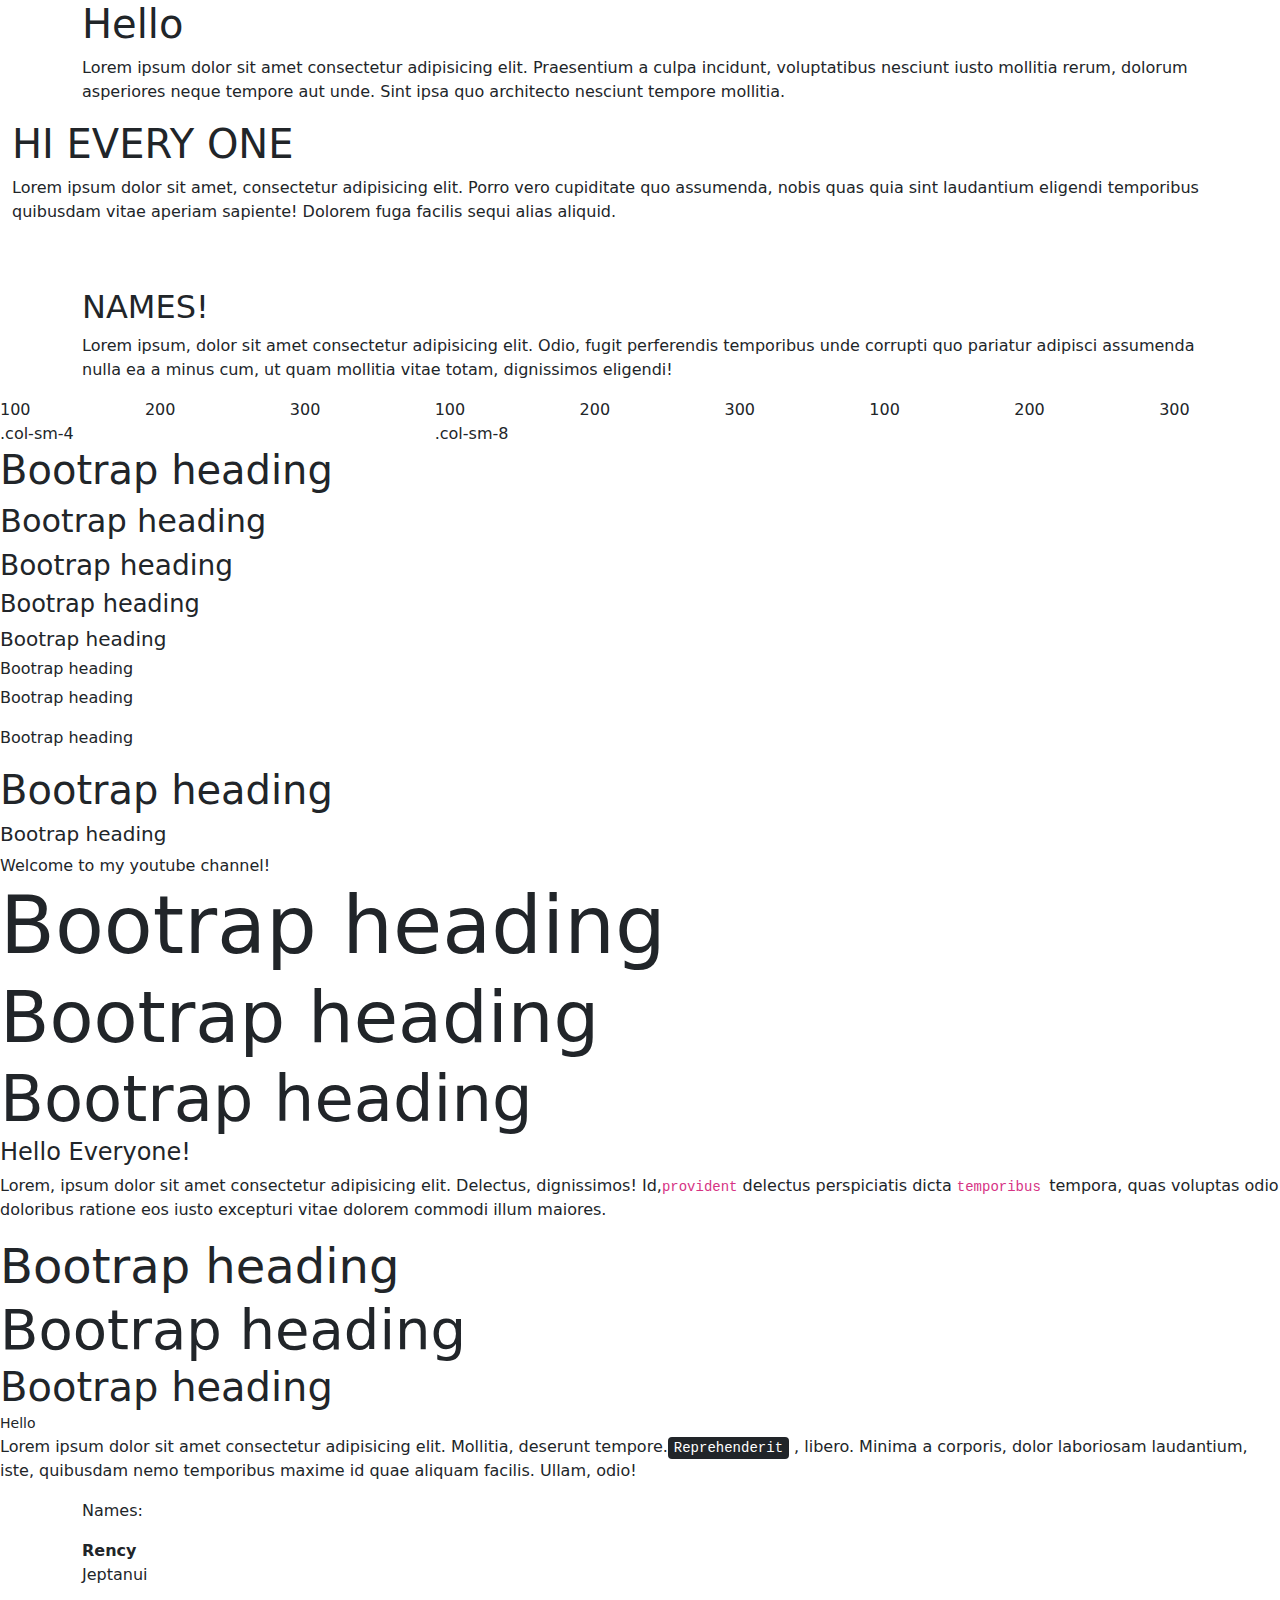
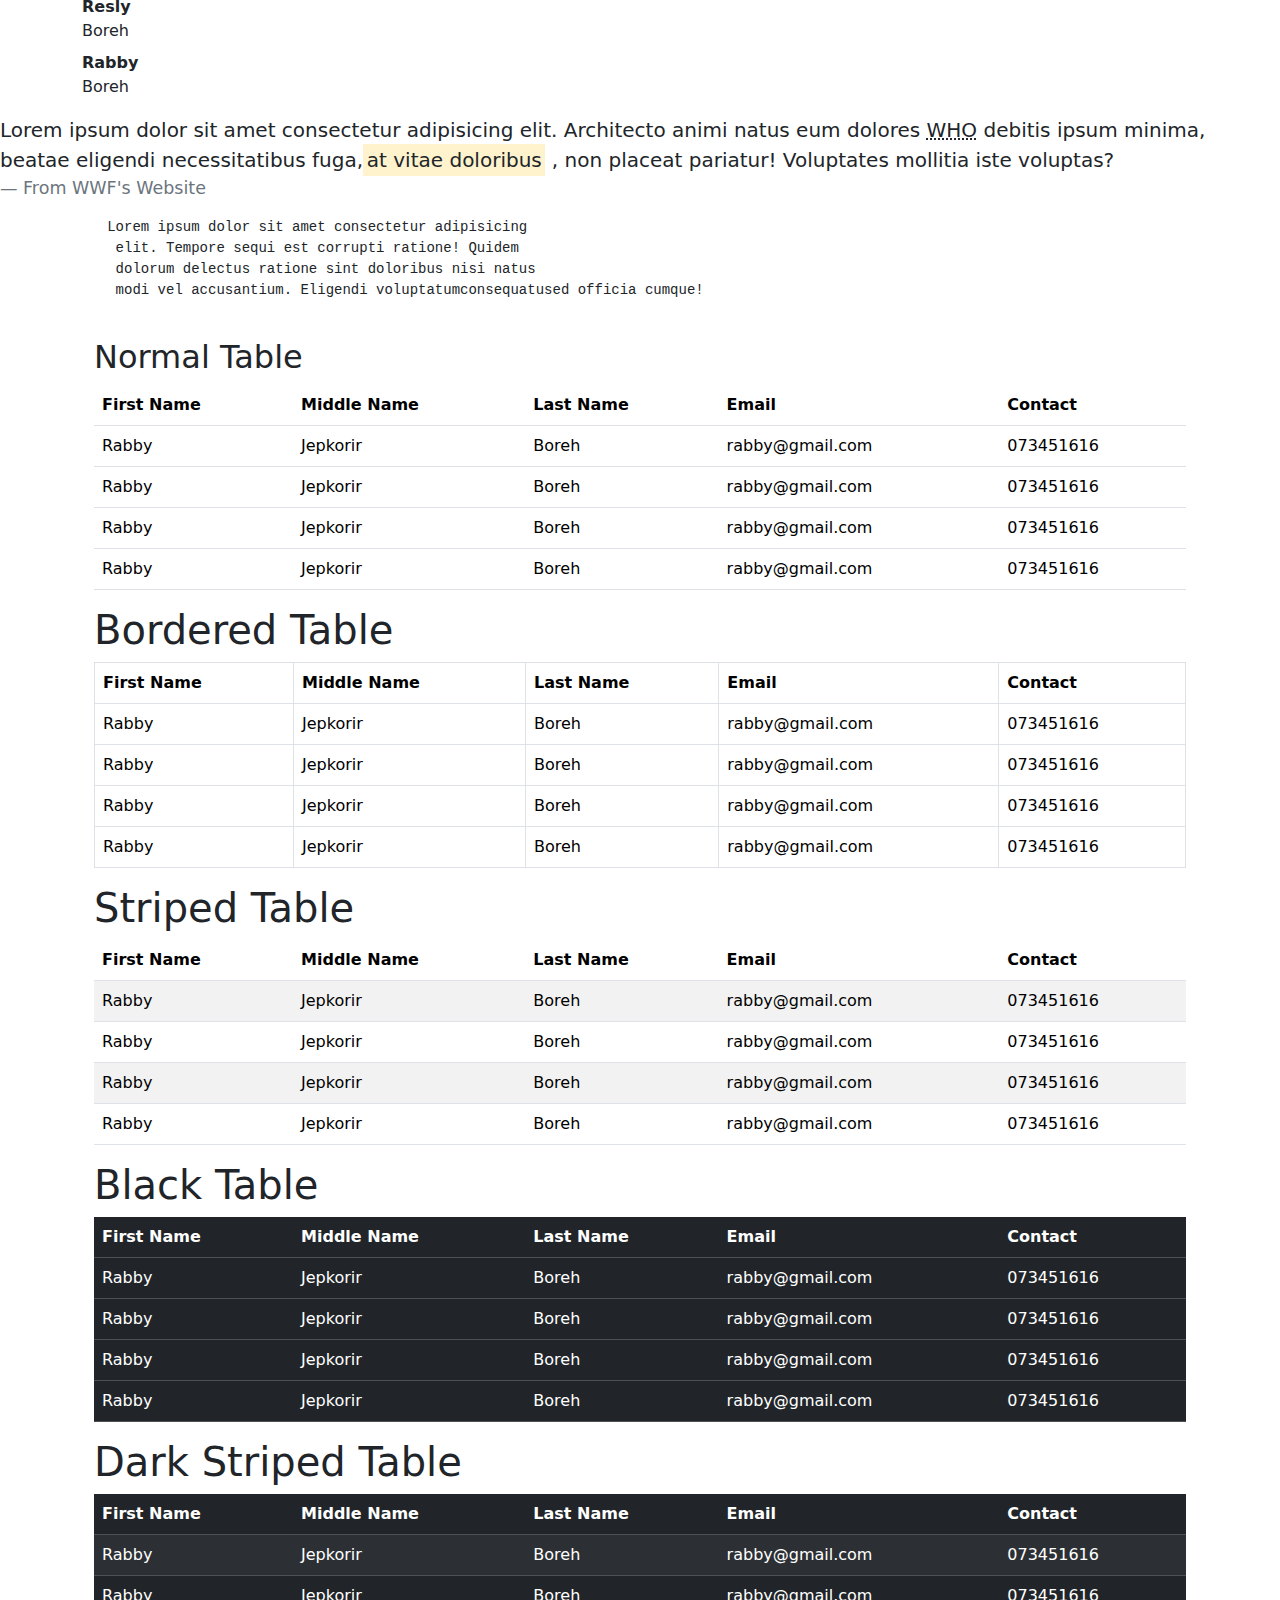
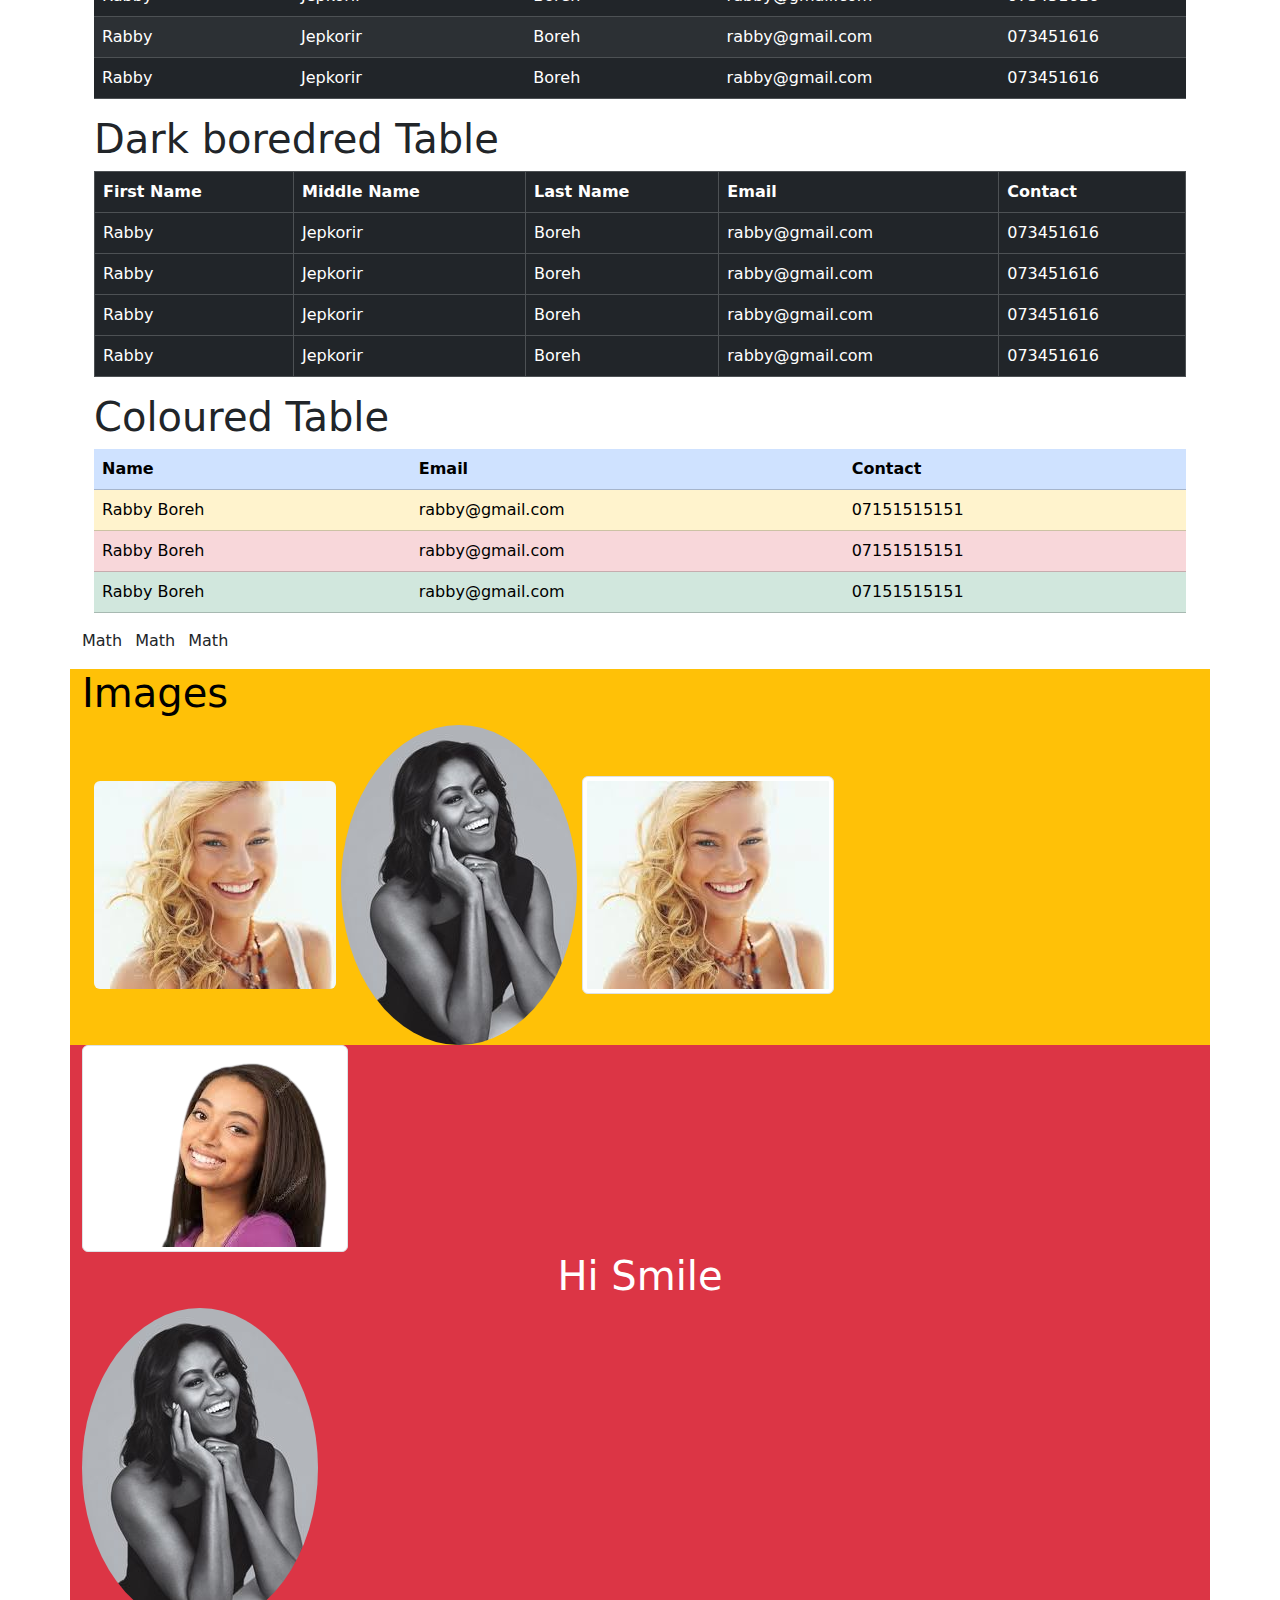
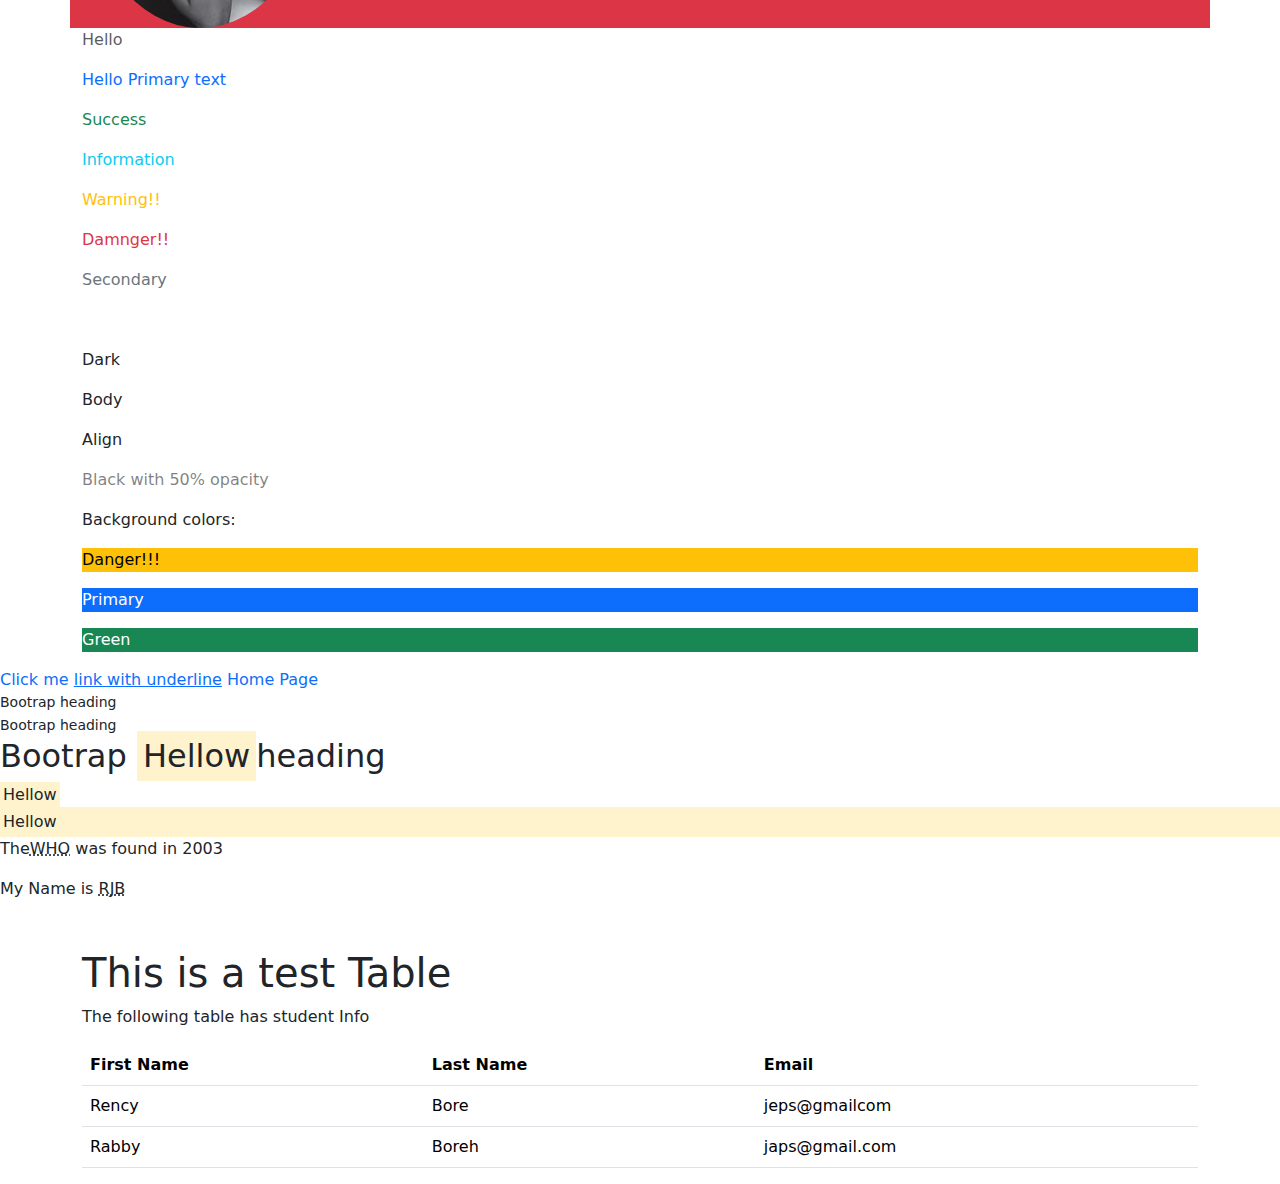
<file: index.html>
<!DOCTYPE html>
<html lang="en">
<head>
  <meta charset="UTF-8">
  <meta name="viewport" content="width=device-width, initial-scale=1.0">
  <link href="https://cdn.jsdelivr.net/npm/bootstrap@5.3.3/dist/css/bootstrap.min.css" rel="stylesheet">

<!-- Latest compiled JavaScript -->
<script src="https://cdn.jsdelivr.net/npm/bootstrap@5.3.3/dist/js/bootstrap.bundle.min.js"></script>
  <title>Bootstrap</title>
</head>
<body>
  <div class="container">
    <h1>Hello</h1>
    <p>Lorem ipsum dolor sit amet consectetur adipisicing elit. Praesentium a culpa incidunt, voluptatibus nesciunt iusto mollitia rerum, dolorum asperiores neque tempore aut unde. Sint ipsa quo architecto nesciunt tempore mollitia.</p>
  </div>
  <div class="container-fluid">
    <h1>HI EVERY ONE</h1>
    <P>Lorem ipsum dolor sit amet, consectetur adipisicing elit. Porro vero cupiditate quo assumenda, nobis quas quia sint laudantium eligendi temporibus quibusdam vitae aperiam sapiente! Dolorem fuga facilis sequi alias aliquid.</P>
  </div>
  <div class="container pt-5">
    <h2>NAMES!</h2>
    <p>Lorem ipsum, dolor sit amet consectetur adipisicing elit. Odio, fugit perferendis temporibus unde corrupti quo pariatur adipisci assumenda nulla ea a minus cum, ut quam mollitia vitae totam, dignissimos eligendi!</p>
  </div>
  <!-- <div class="container-sm">.container-sm</div>
<div class="container-md">.container-md</div>
<div class="container-lg">.container-lg</div>
<div class="container-xl">.container-xl</div>
<div class="container-xxl">.container-xxl</div> -->
<div class="row">
  <div class="col">100</div>
  <div class="col">200</div>
  <div class="col">300</div>
  <div class="col">100</div>
  <div class="col">200</div>
  <div class="col">300</div>
  <div class="col">100</div>
  <div class="col">200</div>
  <div class="col">300</div>
</div>
<div class="row">
  <div class="col-sm-4">.col-sm-4</div>
  <div class="col-sm-8">.col-sm-8</div>
</div>
<div class="h1">Bootrap heading</div>
<div class="h2">Bootrap heading</div>
<div class="h3">Bootrap heading</div>
<div class="h4">Bootrap heading</div>
<div class="h5">Bootrap heading</div>
<div class="h6">Bootrap heading</div>
<p>Bootrap heading</p>
<p>Bootrap heading</p>
<h1>Bootrap heading</h1>
<h5>Bootrap heading</h5>
<abbr>Welcome to my youtube channel!</abbr>
<div class="display-1">Bootrap heading</div>
<div class="display-2">Bootrap heading</div>
<div class="display-3">Bootrap heading</div>
<div class="h4">Hello Everyone!</div>
<p>Lorem, ipsum dolor sit amet consectetur adipisicing elit. Delectus, dignissimos! Id,<code>provident</code>  delectus perspiciatis dicta <code>temporibus </code>tempora, quas voluptas odio doloribus ratione eos iusto excepturi vitae dolorem commodi illum maiores.</p>
<div class="display-5">Bootrap heading</div>
<div class="display-4">Bootrap heading</div>
<div class="display-6">Bootrap heading</div>
<small>Hello</small>
<p>Lorem ipsum dolor sit amet consectetur adipisicing elit. Mollitia, deserunt tempore.<kbd>Reprehenderit</kbd> , libero. Minima a corporis, dolor laboriosam laudantium, iste, quibusdam nemo temporibus maxime id quae aliquam facilis. Ullam, odio!</p>
<div class="container">
  <p>Names:</p>
  <dl>
    <dt>Rency</dt>
    <dd>Jeptanui</dd>
    <dt>Resly</dt>
    <dd>Boreh</dd>
    <dt>Rabby</dt>
    <dd>Boreh</dd>
  </dl>
</div>
<blockquote class="blockquote">
  <p>Lorem ipsum dolor sit amet consectetur adipisicing elit. Architecto animi natus eum dolores <abbr title="World Health Oranization!">WHO</abbr> debitis ipsum minima, beatae eligendi necessitatibus fuga,<mark>at vitae doloribus</mark> , non placeat pariatur! Voluptates mollitia iste voluptas?</p>
  <footer class="blockquote-footer">From WWF's Website</footer>
</blockquote>
<div class="container">
  <pre>
   Lorem ipsum dolor sit amet consectetur adipisicing
    elit. Tempore sequi est corrupti ratione! Quidem 
    dolorum delectus ratione sint doloribus nisi natus
    modi vel accusantium. Eligendi voluptatumconsequatused officia cumque!
  </pre>
  
<div class="container">
  <h2>Normal Table</h2>
<table class="table table-hover">
    <thead>
    <tr>
      <th>First Name</th>
      <th>Middle Name</th>
      <th>Last Name</th>
      <th>Email</th>
      <th>Contact</th>
    </tr>
  </thead>
    <tbody>
      <tr>
        <td>Rabby</td>
        <td>Jepkorir</td>
        <td>Boreh</td>
        <td>rabby@gmail.com</td>
        <td>073451616</td>
      </tr>
      <tr>
        <td>Rabby</td>
        <td>Jepkorir</td>
        <td>Boreh</td>
        <td>rabby@gmail.com</td>
        <td>073451616</td>
      </tr>
      <tr>
        <td>Rabby</td>
        <td>Jepkorir</td>
        <td>Boreh</td>
        <td>rabby@gmail.com</td>
        <td>073451616</td>
      </tr>
      <tr>
        <td>Rabby</td>
        <td>Jepkorir</td>
        <td>Boreh</td>
        <td>rabby@gmail.com</td>
        <td>073451616</td>
      </tr>
    </tbody>
    
  </table>
</div>
  <div class="container">
    <h1>Bordered Table</h1>
  <table class="table table-bordered table-hover">
      <thead>
        <tr>
          <th>First Name</th>
          <th>Middle Name</th>
          <th>Last Name</th>
          <th>Email</th>
          <th>Contact</th>
        </tr>
      </thead>
        <tbody>
          <tr>
            <td>Rabby</td>
            <td>Jepkorir</td>
            <td>Boreh</td>
            <td>rabby@gmail.com</td>
            <td>073451616</td>
          </tr>
          <tr>
            <td>Rabby</td>
            <td>Jepkorir</td>
            <td>Boreh</td>
            <td>rabby@gmail.com</td>
            <td>073451616</td>
          </tr>
          <tr>
            <td>Rabby</td>
            <td>Jepkorir</td>
            <td>Boreh</td>
            <td>rabby@gmail.com</td>
            <td>073451616</td>
          </tr>
          <tr>
            <td>Rabby</td>
            <td>Jepkorir</td>
            <td>Boreh</td>
            <td>rabby@gmail.com</td>
            <td>073451616</td>
          </tr>
        </tbody>
    </table>
  </div>
  <div class="container">
    <h1>Striped Table</h1>
    <table class="table table-striped table-hover">
      <thead>
        <tr>
          <th>First Name</th>
          <th>Middle Name</th>
          <th>Last Name</th>
          <th>Email</th>
          <th>Contact</th>
        </tr>
      </thead>
        <tbody>
          <tr>
            <td>Rabby</td>
            <td>Jepkorir</td>
            <td>Boreh</td>
            <td>rabby@gmail.com</td>
            <td>073451616</td>
          </tr>
          <tr>
            <td>Rabby</td>
            <td>Jepkorir</td>
            <td>Boreh</td>
            <td>rabby@gmail.com</td>
            <td>073451616</td>
          </tr>
          <tr>
            <td>Rabby</td>
            <td>Jepkorir</td>
            <td>Boreh</td>
            <td>rabby@gmail.com</td>
            <td>073451616</td>
          </tr>
          <tr>
            <td>Rabby</td>
            <td>Jepkorir</td>
            <td>Boreh</td>
            <td>rabby@gmail.com</td>
            <td>073451616</td>
          </tr>
        </tbody>
    </table>
  </div>
  <div class="container">
    <h1>Black Table</h1>
  <table class="table table-dark table-hover">
      <thead>
        <tr>
          <th>First Name</th>
          <th>Middle Name</th>
          <th>Last Name</th>
          <th>Email</th>
          <th>Contact</th>
        </tr>
      </thead>
        <tbody>
          <tr>
            <td>Rabby</td>
            <td>Jepkorir</td>
            <td>Boreh</td>
            <td>rabby@gmail.com</td>
            <td>073451616</td>
          </tr>
          <tr>
            <td>Rabby</td>
            <td>Jepkorir</td>
            <td>Boreh</td>
            <td>rabby@gmail.com</td>
            <td>073451616</td>
          </tr>
          <tr>
            <td>Rabby</td>
            <td>Jepkorir</td>
            <td>Boreh</td>
            <td>rabby@gmail.com</td>
            <td>073451616</td>
          </tr>
          <tr>
            <td>Rabby</td>
            <td>Jepkorir</td>
            <td>Boreh</td>
            <td>rabby@gmail.com</td>
            <td>073451616</td>
          </tr>
        </tbody>
     </table>
  </div>
  <div class="container">
    <h1>Dark Striped Table</h1>
    <table class="table table-striped table-dark table-hover">
      <thead>
        <tr>
          <th>First Name</th>
          <th>Middle Name</th>
          <th>Last Name</th>
          <th>Email</th>
          <th>Contact</th>
        </tr>
      </thead>
        <tbody>
          <tr>
            <td>Rabby</td>
            <td>Jepkorir</td>
            <td>Boreh</td>
            <td>rabby@gmail.com</td>
            <td>073451616</td>
          </tr>
          <tr>
            <td>Rabby</td>
            <td>Jepkorir</td>
            <td>Boreh</td>
            <td>rabby@gmail.com</td>
            <td>073451616</td>
          </tr>
          <tr>
            <td>Rabby</td>
            <td>Jepkorir</td>
            <td>Boreh</td>
            <td>rabby@gmail.com</td>
            <td>073451616</td>
          </tr>
          <tr>
            <td>Rabby</td>
            <td>Jepkorir</td>
            <td>Boreh</td>
            <td>rabby@gmail.com</td>
            <td>073451616</td>
          </tr>
        </tbody>
    </table>
  </div>
  <div class="container">
    <h1>Dark boredred Table</h1>
    <table class="table table-bordered table-dark table-hover">
      <thead>
        <tr>
          <th>First Name</th>
          <th>Middle Name</th>
          <th>Last Name</th>
          <th>Email</th>
          <th>Contact</th>
        </tr>
      </thead>
        <tbody>
          <tr>
            <td>Rabby</td>
            <td>Jepkorir</td>
            <td>Boreh</td>
            <td>rabby@gmail.com</td>
            <td>073451616</td>
          </tr>
          <tr>
            <td>Rabby</td>
            <td>Jepkorir</td>
            <td>Boreh</td>
            <td>rabby@gmail.com</td>
            <td>073451616</td>
          </tr>
          <tr>
            <td>Rabby</td>
            <td>Jepkorir</td>
            <td>Boreh</td>
            <td>rabby@gmail.com</td>
            <td>073451616</td>
          </tr>
          <tr>
            <td>Rabby</td>
            <td>Jepkorir</td>
            <td>Boreh</td>
            <td>rabby@gmail.com</td>
            <td>073451616</td>
          </tr>
        </tbody>
    </table>
  </div>
  <div class="container">
    <h1>Coloured Table</h1>
    <table class="table table-hover">
      <thead>
        <tr class="table-primary">
          <th>Name</th>
          <th>Email</th>
          <th>Contact</th>
        </tr>
      </thead>
      <tbody>
        <tr class="table-warning">
          <td>Rabby Boreh</td>
          <td>rabby@gmail.com</td>
          <td>07151515151</td>
        </tr>
        <tr class="table-danger">
          <td>Rabby Boreh</td>
          <td>rabby@gmail.com</td>
          <td>07151515151</td>
        </tr>
        <tr class="table-success">
          <td>Rabby Boreh</td>
          <td>rabby@gmail.com</td>
          <td>07151515151</td>
        </tr>

      </tbody>
    </table>
  </div>
  <ul class="list-inline">
    <li class="list-inline-item">Math</li>
    <li class="list-inline-item">Math</li>
    <li class="list-inline-item">Math</li>
  </ul>
</div>
<div class="container text-bg-warning">
  <h1>Images</h1>
  <div class="container">
    <img src="images/image4.jpg" alt="" class="rounded">
    <img src="images/smiley - Copy.jpg" alt="" class="rounded-circle">
    <img src="images/image4.jpg" alt="" class="img-thumbnail">
  </div>
</div>
<div class="container text-bg-danger">
  <img src="images/image1-removebg-preview.png" alt="" class="img-thumbnail ">
  <h1 class="text-center">Hi Smile</h1>
  <img src="images/smiley - Copy.jpg" alt="" class="rounded-circle">
  <!-- <h1>Hello Smiley</h1> -->
</div>
<div class="container">
  <p class="text-muted">Hello</p>
  <p class="text-primary">Hello Primary text</p>
  <p class="text-success">Success</p>
  <p class="text-info">Information</p>
  <p class="text-warning">Warning!!</p>
  <p class="text-danger">Damnger!!</p>
  <p class="text-secondary">Secondary</p>
  <p class="text-white">White text</p>
  <p class="text-dark">Dark</p>
  <p class="text-body">Body</p>
  <p class="text-align">Align</p>
<p class="text-black-50">Black with 50% opacity</p>
</div>
<div class="container">
<p>Background colors:</p>
<p class="text-bg-warning">Danger!!!</p>
<p class="text-bg-primary">Primary</p>
<p class="text-bg-success">Green</p>
</div>
<a href="#" class="text-decoration-none">Click me</a>
<a href="#">link with underline</a>
<a href="#" class="text-decoration-none">Home Page</a>
<div class="small">Bootrap heading</div>
<small>Bootrap heading</small>
<div class="h2">Bootrap <mark>Hellow</mark>heading</div>
<mark>Hellow</mark>
<div class="mark">Hellow</div>
<p>The<abbr title="Wold Health Organizatio">WHO</abbr> was found in 2003</p>
<p>My Name is <abbr title="Rency Jeptanui Boreh"> RJB</abbr></p>
<div class="container mt-5">
  <h1>This is a test Table</h1>
  <p>The following table has student Info</p>
  <table class="table">
    <thead>
      <tr>
        <th>First Name</th>
        <th>Last Name</th>
        <th>Email</th>
      </tr>
    </thead>
    <tbody>
     <tr>
      <td>Rency</td>
      <td>Bore</td>
      <td>jeps@gmailcom</td>
     </tr>
     <tr>
      <td>Rabby</td>
      <td>Boreh</td>
      <td>japs@gmail.com</td>
     </tr>
    </tbody>
    
  </table>
</div>
</body>
</html>
</file>
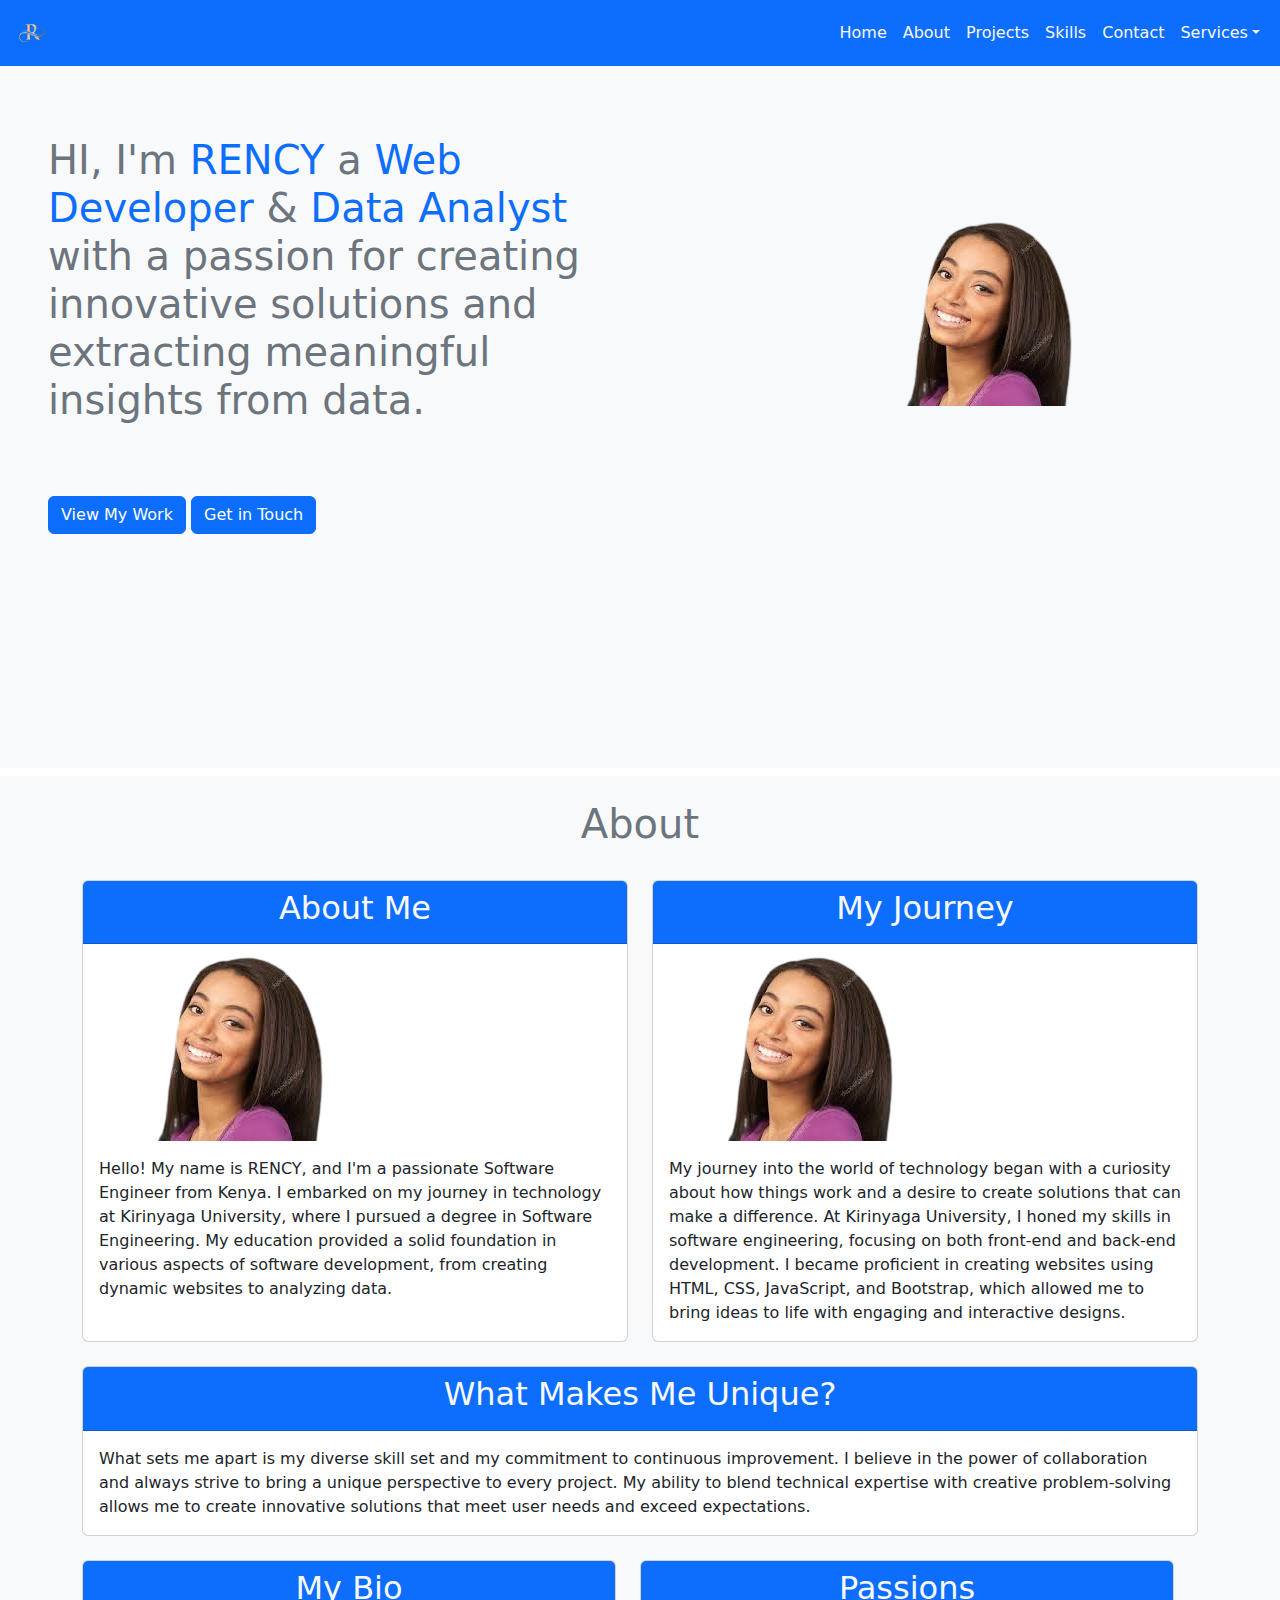
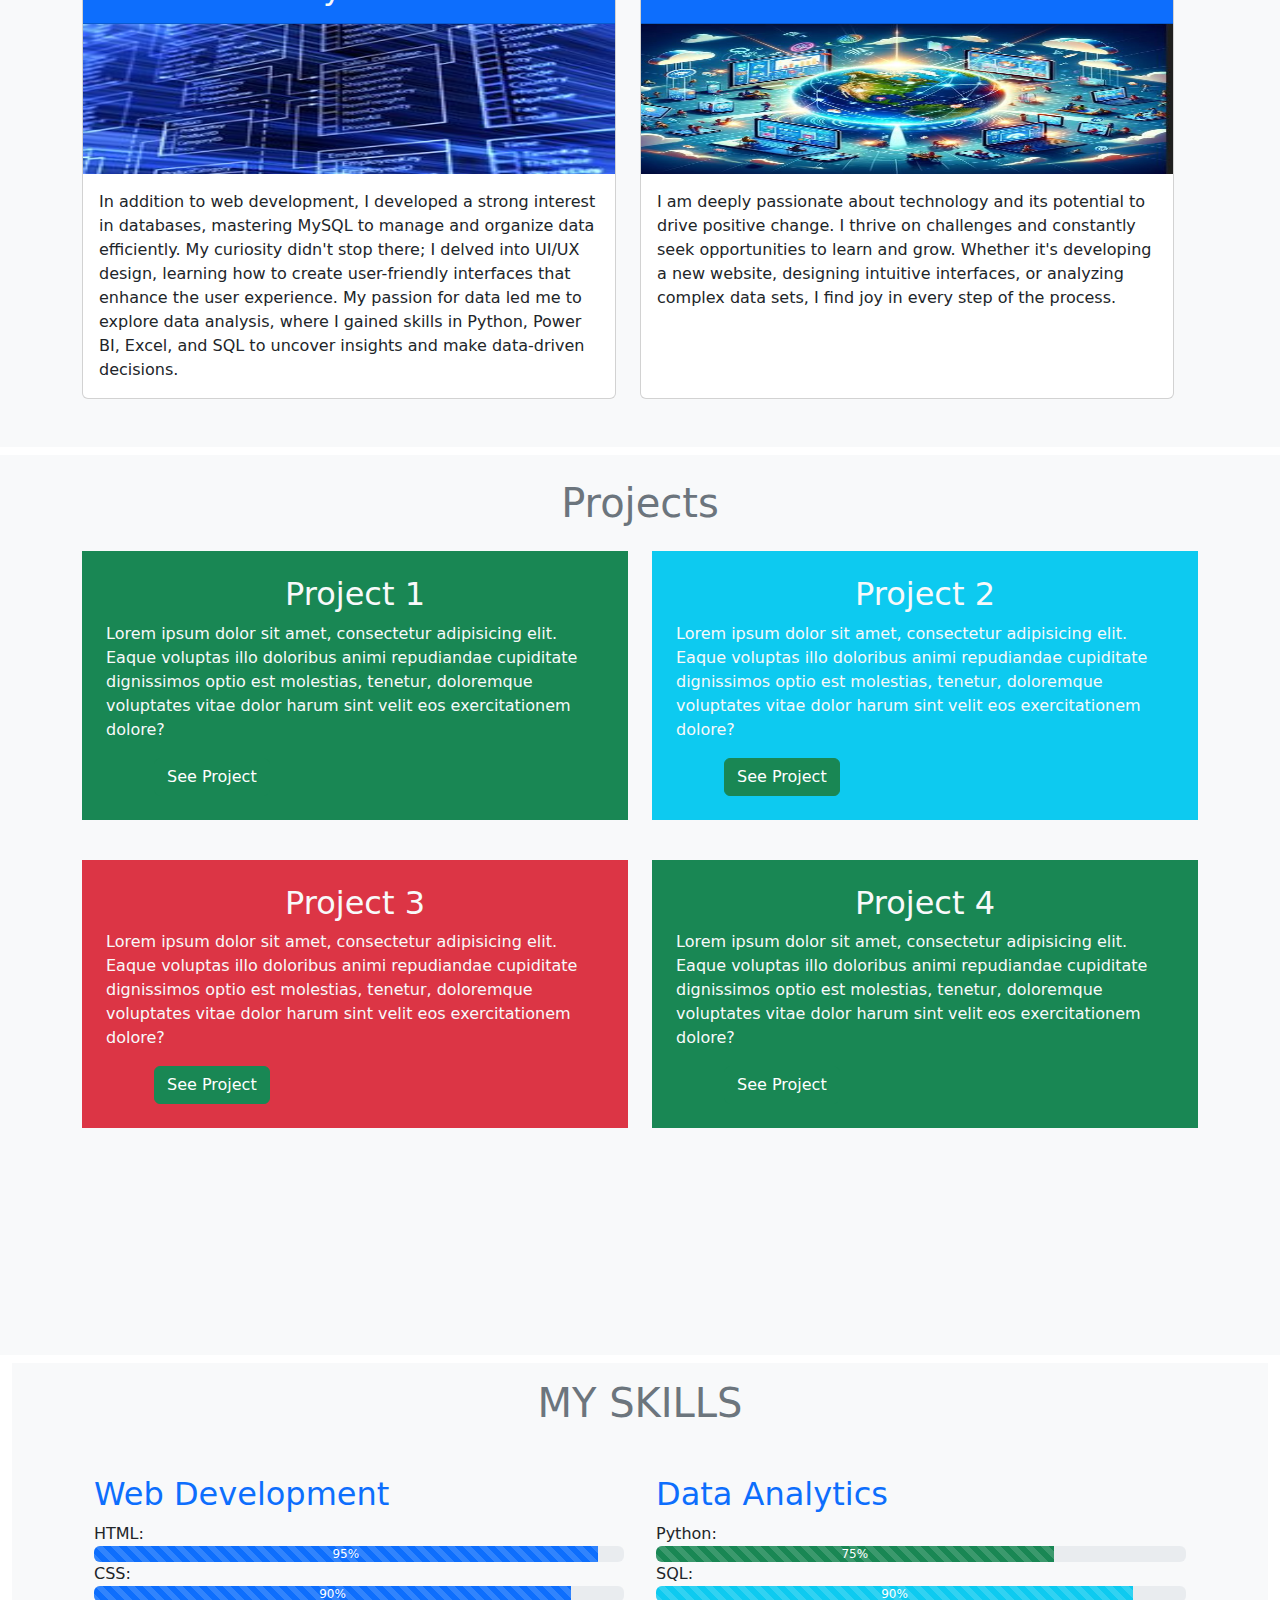
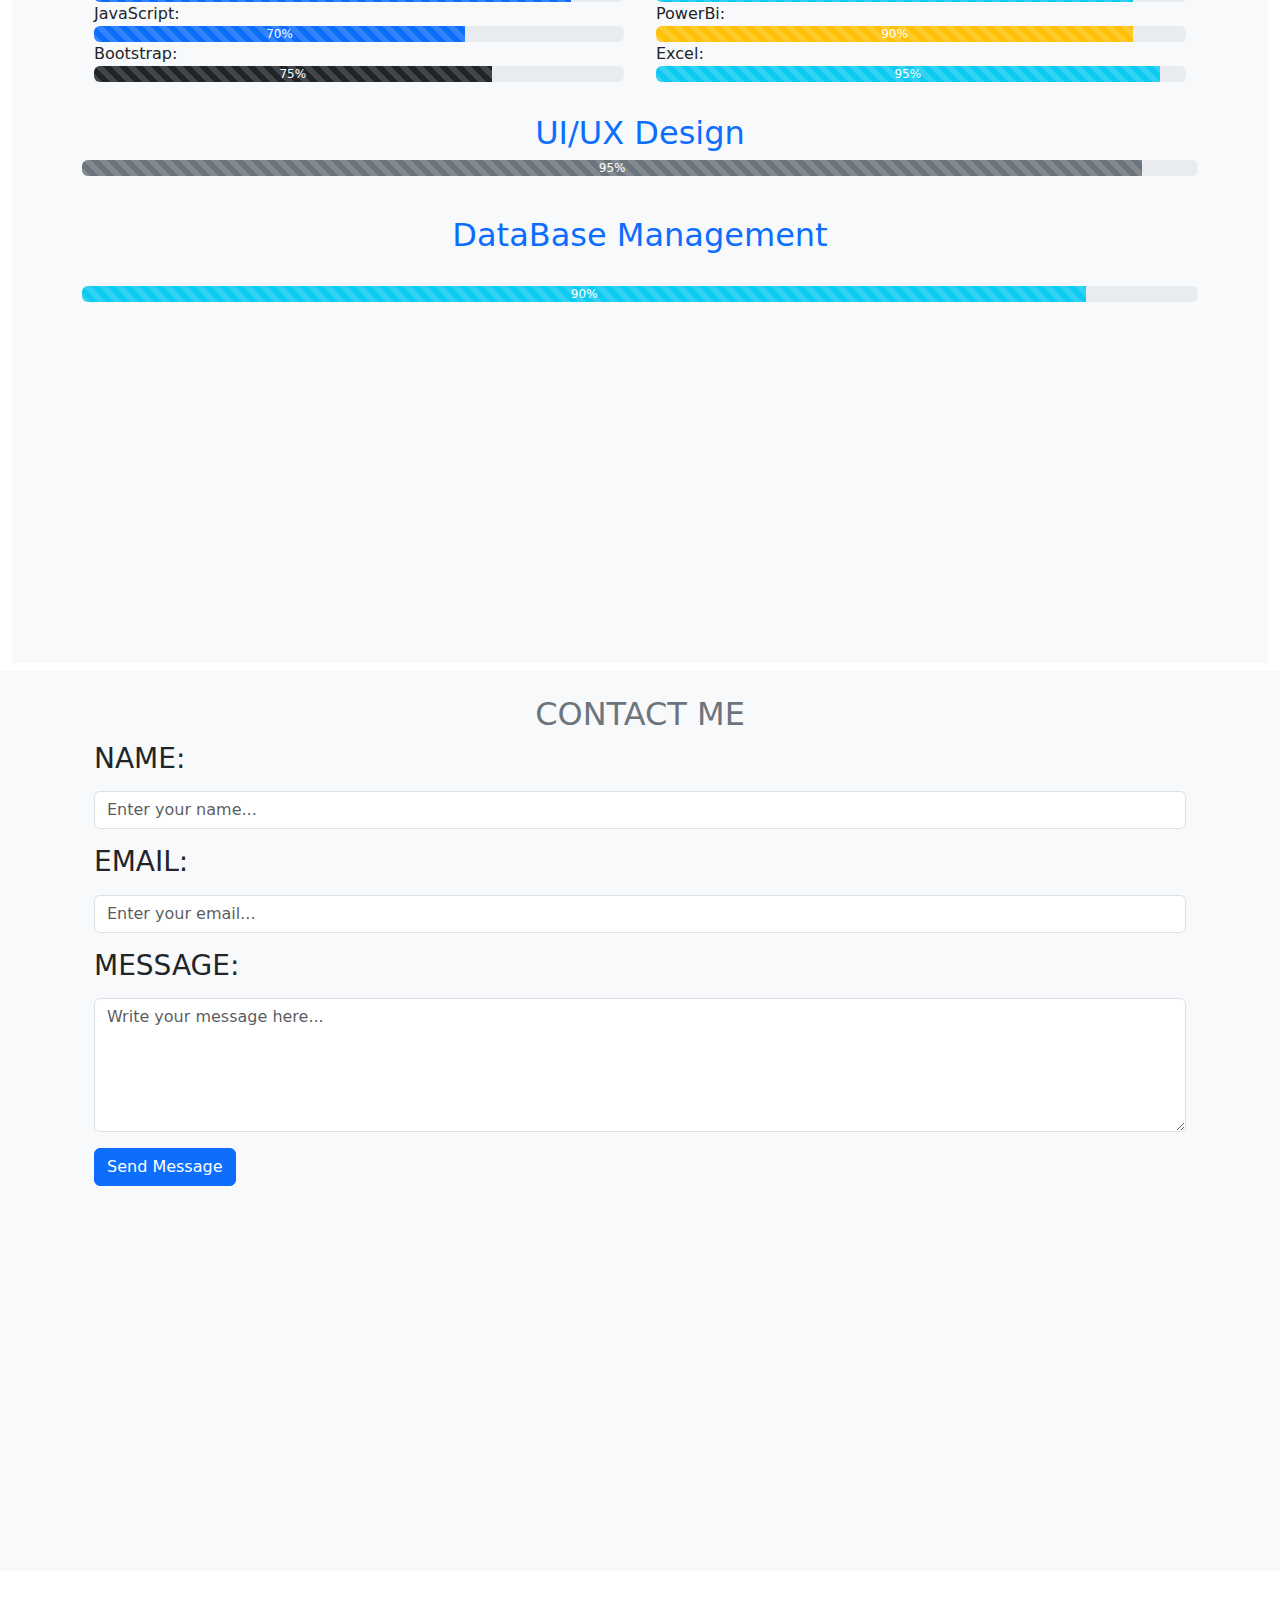
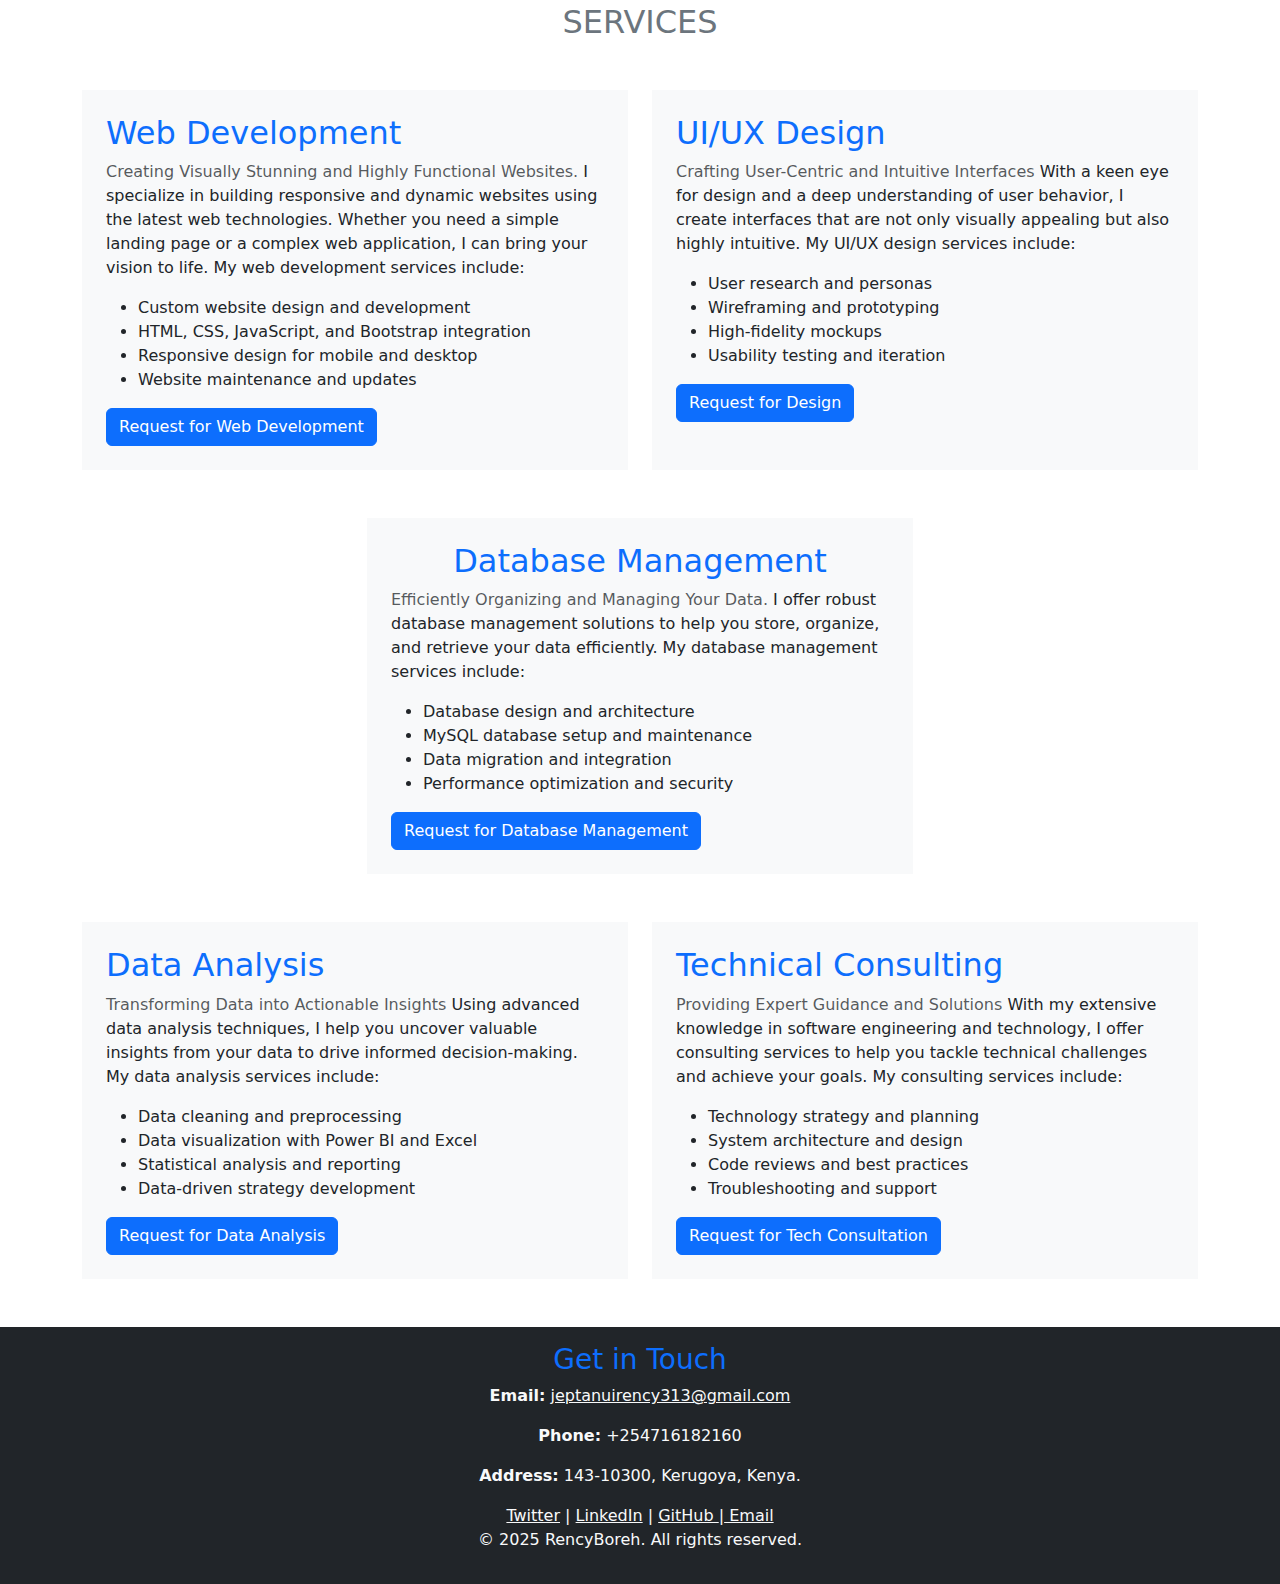
<file: Portfolio/index.html>
<!DOCTYPE html>
<html lang="en">
<head>
  <meta charset="UTF-8">
  <meta name="viewport" content="width=device-width, initial-scale=1.0">
  <title>Rency Boreh Portfolio</title>
   <!-- Latest compiled and minified CSS -->
<link href="https://cdn.jsdelivr.net/npm/bootstrap@5.3.3/dist/css/bootstrap.min.css" rel="stylesheet">

<!-- Latest compiled JavaScript -->
<script src="https://cdn.jsdelivr.net/npm/bootstrap@5.3.3/dist/js/bootstrap.bundle.min.js"></script>
</head>
<body data-bs-spy="scroll" data-bs-target=".navbar" data-bs-offset="50">

  <nav class="navbar mb-5 bg-primary navbar-light fixed-top navbar-expand-sm">
    <div class="container-fluid">
      <a href="#" class="navbar-brand">
        <img src="/images/r-logo-removebg-preview.png" alt="Logo" style="width: 40px;">
      </a>
      <button class="navbar-toggler" type="button" data-bs-toggle="collapse" data-bs-target="#navbarNav">
        <span class="navbar-toggler-icon"></span>
      </button>
      <div class="collapse navbar-collapse justify-content-end" id="navbarNav">
        <ul class="navbar-nav">
          <li class="nav-item"><a href="#home" class="nav-link text-light">Home</a></li>
          <li class="nav-item"><a href="#about" class="nav-link text-light">About</a></li>
          <li class="nav-item"><a href="#projects" class="nav-link text-light">Projects</a></li>
          <li class="nav-item"><a href="#skills" class="nav-link text-light">Skills</a></li>
          <li class="nav-item"><a href="#contact" class="nav-link text-light">Contact</a></li>
          <li class="nav-item dropdown">
            <a href="#services" class="dropdown-toggle nav-link text-light" data-bs-toggle="dropdown">Services</a>
            <ul class="dropdown-menu bg-primary">
              <li><a href="#webdev" class="dropdown-item">Web Dev</a></li>
              <li><a href="#design" class="dropdown-item">Design</a></li>
              <li><a href="#database" class="dropdown-item">Databases</a></li>
              <li><a href="#analysis" class="dropdown-item">Analysis</a></li>
              <li><a href="#support" class="dropdown-item">Support</a></li>
            </ul>
          </li>
        </ul>
      </div>
    </div>
  </nav>
  <div class="container-fluid bg-light mt-5 pt-3" id="home" style="height: 80vh;">
    <div class="row">
      <div class="col-md-6 d-flex flex-column justify-content-center align-items-start order-2 order-md-1 ps-md-5 mt-5 pt-4">
        <h1 class='text-secondary'>HI, I'm <span class="text-primary">RENCY</span> a <span class="text-primary">Web Developer</span> & <span class="text-primary">Data Analyst</span> with a passion for creating innovative solutions and extracting meaningful insights from data.</h1>
        <div class="mt-5">
          <a href="#projects"><button class="btn btn-primary my-3">View My Work</button></a>
          <a href="#contact"><button class="btn btn-primary">Get in Touch</button></a>
        </div>
      </div>
      <div class="col-md-6 d-flex align-items-center justify-content-center order-1 order-md-2">
        <img src="/images/image1-removebg-preview.png" alt="Image" class="img-fluid">
      </div>
    </div>
  </div>
  

 <!-- ABOUT PAGE -->
<div class="container-fluid bg-light mt-2" id="about">
  <div class="container pt-4 pb-4">
    <h1 class="text-secondary pb-4 text-center">About</h1>
    <div class="row">
      <!-- Section 1: About Me -->
      <div class="col-md-6 mb-4">
        <div class="card h-100">
          <div class="card-header bg-primary text-light">
            <h2 class="text-light text-center">About Me</h2>
          </div>
          <div class="card-img-top">
            <img src="/images/image1-removebg-preview.png" alt="myimage">
          </div>
          <div class="card-body">
            <p class="card-text">
              Hello! My name is RENCY, and I'm a passionate Software Engineer from Kenya. I embarked on my journey in technology at Kirinyaga University, where I pursued a degree in Software Engineering. My education provided a solid foundation in various aspects of software development, from creating dynamic websites to analyzing data.
            </p>
          </div>
        </div>
      </div>
      <!-- Section 2: My Journey -->
      <div class="col-md-6 mb-4">
        <div class="card h-100">
          <div class="card-header bg-primary text-light">
            <h2 class="text-light text-center">My Journey</h2>
          </div>
          <div class="card-img-top">
            <img src="/images/image1-removebg-preview.png" alt="myimage">
          </div>
          <div class="card-body">
            <p class="card-text">
              My journey into the world of technology began with a curiosity about how things work and a desire to create solutions that can make a difference. At Kirinyaga University, I honed my skills in software engineering, focusing on both front-end and back-end development. I became proficient in creating websites using HTML, CSS, JavaScript, and Bootstrap, which allowed me to bring ideas to life with engaging and interactive designs.
            </p>
          </div>
        </div>
      </div>
    </div>
    <div class="row">
      <!-- Section 5: What Makes Me Unique -->
      <div class="col-md-12 mb-4">
        <div class="card h-100">
          <div class="card-header bg-primary text-light">
            <h2 class="text-light text-center">What Makes Me Unique?</h2>
          </div>
          
          <div class="card-body">
            <p class="card-text">
              What sets me apart is my diverse skill set and my commitment to continuous improvement. I believe in the power of collaboration and always strive to bring a unique perspective to every project. My ability to blend technical expertise with creative problem-solving allows me to create innovative solutions that meet user needs and exceed expectations.
            </p>
          </div>
        </div>
      </div>
    <div class="row">
      <!-- Section 3: My Bio -->
      <div class="col-md-6 mb-4">
        <div class="card h-100">
          <div class="card-header bg-primary text-light">
            <h2 class="text-light text-center">My Bio</h2>
          </div>
          <div class="card-img-top">
            <img src="/images/database.jpg" alt="myimage" style="width:100%;height: 150px;">
          </div>
          <div class="card-body">
            <p class="card-text">
              In addition to web development, I developed a strong interest in databases, mastering MySQL to manage and organize data efficiently. My curiosity didn't stop there; I delved into UI/UX design, learning how to create user-friendly interfaces that enhance the user experience. My passion for data led me to explore data analysis, where I gained skills in Python, Power BI, Excel, and SQL to uncover insights and make data-driven decisions.
            </p>
          </div>
        </div>
      </div>
      <!-- Section 4: Passions -->
      <div class="col-md-6 mb-4">
        <div class="card h-100">
          <div class="card-header bg-primary text-light">
            <h2 class="text-light text-center">Passions</h2>
          </div>
          <div class="card-img-top">
            <img src="/images/passion2.jpg" alt="myimage" style="width:100%;height: 150px;">
          </div>
          <div class="card-body">
            <p class="card-text">
              I am deeply passionate about technology and its potential to drive positive change. I thrive on challenges and constantly seek opportunities to learn and grow. Whether it's developing a new website, designing intuitive interfaces, or analyzing complex data sets, I find joy in every step of the process.
            </p>
          </div>
        </div>
      </div>
    </div>
   
    </div>
  </div>
</div>

<!-- PROJECTS PAGE -->
<div class="container-fluid bg-light mt-2" id="projects" style="min-height: 100vh;">
  <div class="container pt-4 pb-4">
    <h1 class="text-secondary mb-4 text-center">Projects</h1>
    <div class="row my-3">
      <!-- Project 1 -->
      <div class="col-md-6 mb-4">
        <div class="bg-success p-4 text-light h-100">
          <h2 class="text-center">Project 1</h2>
          <p>Lorem ipsum dolor sit amet, consectetur adipisicing elit. Eaque voluptas illo doloribus animi repudiandae cupiditate dignissimos optio est molestias, tenetur, doloremque voluptates vitae dolor harum sint velit eos exercitationem dolore?</p>
          <a href="#"></a><button class="btn btn-success mx-5">See Project</button></a>
        </div>
      </div>
      <!-- Project 2 -->
      <div class="col-md-6 mb-4">
        <div class="bg-info p-4 text-light h-100">
          <h2 class="text-center">Project 2</h2>
          <p>Lorem ipsum dolor sit amet, consectetur adipisicing elit. Eaque voluptas illo doloribus animi repudiandae cupiditate dignissimos optio est molestias, tenetur, doloremque voluptates vitae dolor harum sint velit eos exercitationem dolore?</p>
          <a href="#"></a><button class="btn btn-success mx-5">See Project</button></a>
        </div>
      </div>
    </div>
    <div class="row my-3">
      <!-- Project 3 -->
      <div class="col-md-6 mb-4">
        <div class="bg-danger p-4 text-light h-100">
          <h2 class="text-center">Project 3</h2>
          <p>Lorem ipsum dolor sit amet, consectetur adipisicing elit. Eaque voluptas illo doloribus animi repudiandae cupiditate dignissimos optio est molestias, tenetur, doloremque voluptates vitae dolor harum sint velit eos exercitationem dolore?</p>
          <a href="#"></a><button class="btn btn-success mx-5">See Project</button></a>
        </div>
      </div>
      <!-- Project 4 -->
      <div class="col-md-6 mb-4">
        <div class="bg-success p-4 text-light h-100">
          <h2 class="text-center">Project 4</h2>
          <p>Lorem ipsum dolor sit amet, consectetur adipisicing elit. Eaque voluptas illo doloribus animi repudiandae cupiditate dignissimos optio est molestias, tenetur, doloremque voluptates vitae dolor harum sint velit eos exercitationem dolore?</p>
          <a href="#"></a><button class="btn btn-success mx-5">See Project</button></a>
        </div>
      </div>
    </div>
  </div>
</div>

  <div class="container-fluid d-flex align-content-center bg-white mt-2" id="skills"style="height: 100vh;">
      <div class="container-fluid bg-light">
        <div class="container mt-3 d-block  text-center">
          <h1 class="text-secondary">MY SKILLS</h1>
        </div>
        <div class="container mt-5  d-flex">
          <div class="container me-2 bg-light">
            <h2 class="text-primary">Web Development</h2>
            <span>HTML:</span><div class="progress">
              <div class="progress-bar progress-bar-striped progress-bar-animated" style="width: 95%;">95%</div>
            </div>
            <span >CSS:</span><div class="progress">
              <div class="progress-bar progress-bar-striped progress-bar-animated" style="width: 90%;">90%</div>
            </div>
            <span >JavaScript:</span><div class="progress">
              <div class="progress-bar progress-bar-striped progress-bar-animated" style="width: 70%;">70%</div>
            </div>
            <span>Bootstrap:</span><div class="progress">
              <div class="progress-bar progress-bar-striped progress-bar-animated bg-dark" style="width: 75%;">75%</div>
            </div>
          </div>
          <div class="container bg-light">
            <h2 class="text-primary">Data Analytics</h2>
            <span>Python:</span>
            <div class="progress">
              <div class="progress-bar progress-bar-striped progress-bar-animated bg-success" style="width: 75%;">75%</div>
            </div>
            <span>SQL:</span>
            <div class="progress">
              <div class="progress-bar progress-bar-striped progress-bar-animated bg-info" style="width: 90%;">90%</div>
            </div>
            <span>PowerBi:</span>
            <div class="progress">
              <div class="progress-bar progress-bar-striped progress-bar-animated bg-warning" style="width: 90%;">90%</div>
            </div>
            <span>Excel:</span>
            <div class="progress">
              <div class="progress-bar progress-bar-striped progress-bar-animated bg-info" style="width: 95%;">95%</div>
            </div>
          </div>  
      </div>
      <div class="container mt-4 d-block bg-light my-3 py-2 text-center">
        <h2 class="text-primary">UI/UX Design</h2>
        <div class="progress">
          <div class="progress-bar progress-bar-striped progress-bar-animated bg-secondary" style="width: 95%;">95%</div>
        </div>
      </div>
      <div class="container mt-4 d-block bg-light my-3 py-2 text-center">
        <h2 class="text-primary">DataBase Management</h2>
        <span class="text-light">MYSQL:</span>
        <div class="progress">
          <div class="progress-bar progress-bar-striped progress-bar-animated bg-info" style="width: 90%;">90%</div>
        </div>
      </div>
    </div>
    <!-- <h2>SKILLS PAGE</h2> -->
  </div>
 <!-- CONTACT PAGE -->
<div class="container-fluid bg-light mt-2" id="contact" style="min-height: 100vh;">
  <div class="container text-center py-4">
    <h2 class="text-secondary">CONTACT ME</h2>
    <div class="container text-start pb-4">
      <form>
        <div class="mb-3">
          <label for="names" class="form-label"><h3>NAME:</h3></label>
          <input type="text" id="names" class="form-control" placeholder="Enter your name...">
        </div>
        <div class="mb-3">
          <label for="email" class="form-label"><h3>EMAIL:</h3></label>
          <input type="email" id="email" class="form-control" placeholder="Enter your email...">
        </div>
        <div class="mb-3">
          <label for="message" class="form-label"><h3>MESSAGE:</h3></label>
          <textarea id="message" class="form-control" rows="5" placeholder="Write your message here..."></textarea>
        </div>
        <button class="btn btn-primary" data-bs-toggle="popover" title="Confirmation" data-bs-trigger="focus" data-bs-content="Message Sent">Send Message</button>
      </form>
    </div>
    
    <!-- <div class="container mt-3">
      <div class="row">
        <div class="col-md-3 col-6 mb-2">
          <a href="#" class="text-decoration-none">
            <img src="/images/whatsapp.jpg" alt="WhatsApp" style="width: 40px;">
            <span class="text-light ms-1">WhatsApp</span>
          </a>
        </div>
        <div class="col-md-3 col-6 mb-2">
          <a href="#" class="text-decoration-none">
            <img src="/images/whatsapp.jpg" alt="WhatsApp" style="width: 40px;">
            <span class="text-dark ms-1">WhatsApp</span>
          </a>
        </div>
        <div class="col-md-3 col-6 mb-2">
          <a href="#" class="text-decoration-none">
            <img src="/images/whatsapp.jpg" alt="WhatsApp" style="width: 40px;">
            <span class="text-dark ms-1">WhatsApp</span>
          </a>
        </div>
        <div class="col-md-3 col-6 mb-2">
          <a href="#" class="text-decoration-none">
            <img src="/images/whatsapp.jpg" alt="WhatsApp" style="width: 40px;">
            <span class="text-dark ms-1">WhatsApp</span>
          </a>
        </div>
      </div>
    </div> -->
  </div>
</div>

<!-- SERVICES PAGE -->
<div class="container-fluid bg-white mt-2" id="services" style="min-height: 100vh;">
  <h2 class="text-center text-secondary py-4">SERVICES</h2>
  <div class="container">
    <!-- Service 1: Web Development -->
    <div class="row my-4">
      <div class="col-md-6 mb-4">
        <div class="p-4 bg-light h-100" id="webdev">
          <h2 class="text-primary">Web Development</h2>
          <p><span class="text-muted">Creating Visually Stunning and Highly Functional Websites.</span> I specialize in building responsive and dynamic websites using the latest web technologies. Whether you need a simple landing page or a complex web application, I can bring your vision to life. My web development services include:</p>
          <ul>
            <li>Custom website design and development</li>
            <li>HTML, CSS, JavaScript, and Bootstrap integration</li>
            <li>Responsive design for mobile and desktop</li>
            <li>Website maintenance and updates</li>
          </ul>
          <a href="#contact"><button class="btn btn-primary">Request for Web Development</button>
          </a>
        </div>
      </div>
      <!-- Service 2: UI/UX Design -->
      <div class="col-md-6 mb-4">
        <div class="p-4 bg-light h-100" id="design">
          <h2 class="text-primary">UI/UX Design</h2>
          <p><span class="text-muted">Crafting User-Centric and Intuitive Interfaces</span> With a keen eye for design and a deep understanding of user behavior, I create interfaces that are not only visually appealing but also highly intuitive. My UI/UX design services include:</p>
          <ul>
            <li>User research and personas</li>
            <li>Wireframing and prototyping</li>
            <li>High-fidelity mockups</li>
            <li>Usability testing and iteration</li>
          </ul>
          <a href="#contact"><button class="btn btn-primary">Request for Design</button>
          </a>
        </div>
      </div>
    </div>
    <!-- Service 3: Database Management -->
    <div class="row my-4 justify-content-center">
      <div class="col-md-6 mb-4">
        <div class="p-4 bg-light h-100" id="database">
          <h2 class="text-primary text-center">Database Management</h2>
          <p><span class="text-muted">Efficiently Organizing and Managing Your Data.</span> I offer robust database management solutions to help you store, organize, and retrieve your data efficiently. My database management services include:</p>
          <ul class='text-start'>
            <li>Database design and architecture</li>
            <li>MySQL database setup and maintenance</li>
            <li>Data migration and integration</li>
            <li>Performance optimization and security</li>
          </ul>
          <a href="#contact"><button class="btn btn-primary">Request for Database Management</button>
          </a>
        </div>
      </div>
    </div>
    <!-- Service 4: Data Analysis and Technical Consulting -->
    <div class="row my-4">
      <div class="col-md-6 mb-4">
        <div class="p-4 bg-light h-100" id="analysis">
          <h2 class="text-primary">Data Analysis</h2>
          <p><span class="text-muted">Transforming Data into Actionable Insights</span> Using advanced data analysis techniques, I help you uncover valuable insights from your data to drive informed decision-making. My data analysis services include:</p>
          <ul>
            <li>Data cleaning and preprocessing</li>
            <li>Data visualization with Power BI and Excel</li>
            <li>Statistical analysis and reporting</li>
            <li>Data-driven strategy development</li>
          </ul>
          <a href="#contact"><button class="btn btn-primary">Request for Data Analysis</button>
          </a>
        </div>
      </div>
      <div class="col-md-6 mb-4">
        <div class="p-4 bg-light h-100" id="support">
          <h2 class="text-primary">Technical Consulting</h2>
          <p><span class="text-muted">Providing Expert Guidance and Solutions</span> With my extensive knowledge in software engineering and technology, I offer consulting services to help you tackle technical challenges and achieve your goals. My consulting services include:</p>
          <ul>
            <li>Technology strategy and planning</li>
            <li>System architecture and design</li>
            <li>Code reviews and best practices</li>
            <li>Troubleshooting and support</li>
          </ul>
          <a href="#contact"><button class="btn btn-primary">Request for Tech Consultation</button>
          </a>
        </div>
      </div>
    </div>
  </div>
</div>

<footer class="bg-dark text-light text-center py-3">
   <!-- Contact Details -->
   <!-- <div class="col-md-6 mb-4"> -->
    <h3 class="text-primary">Get in Touch</h3>
    <p><strong>Email:</strong> <a href="mailto:jeptanuirency313@gmail.com" class="text-light">jeptanuirency313@gmail.com</a></p>
    <p><strong>Phone:</strong> +254716182160</p>
    <p><strong>Address:</strong> 143-10300, Kerugoya, Kenya.</p>
  <a href="#" class="text-light">Twitter</a> | <a href="#" class=" text-light">LinkedIn</a> | <a href="https://github.com/RencyBoreh" class=" text-light">GitHub </a>|<a href="mailto:jeptanuirency313@gmail.com" class="text-light"> Email</a>
  <p>&copy; 2025 RencyBoreh. All rights reserved.</p>
</footer>

</body>
</html>
</file>
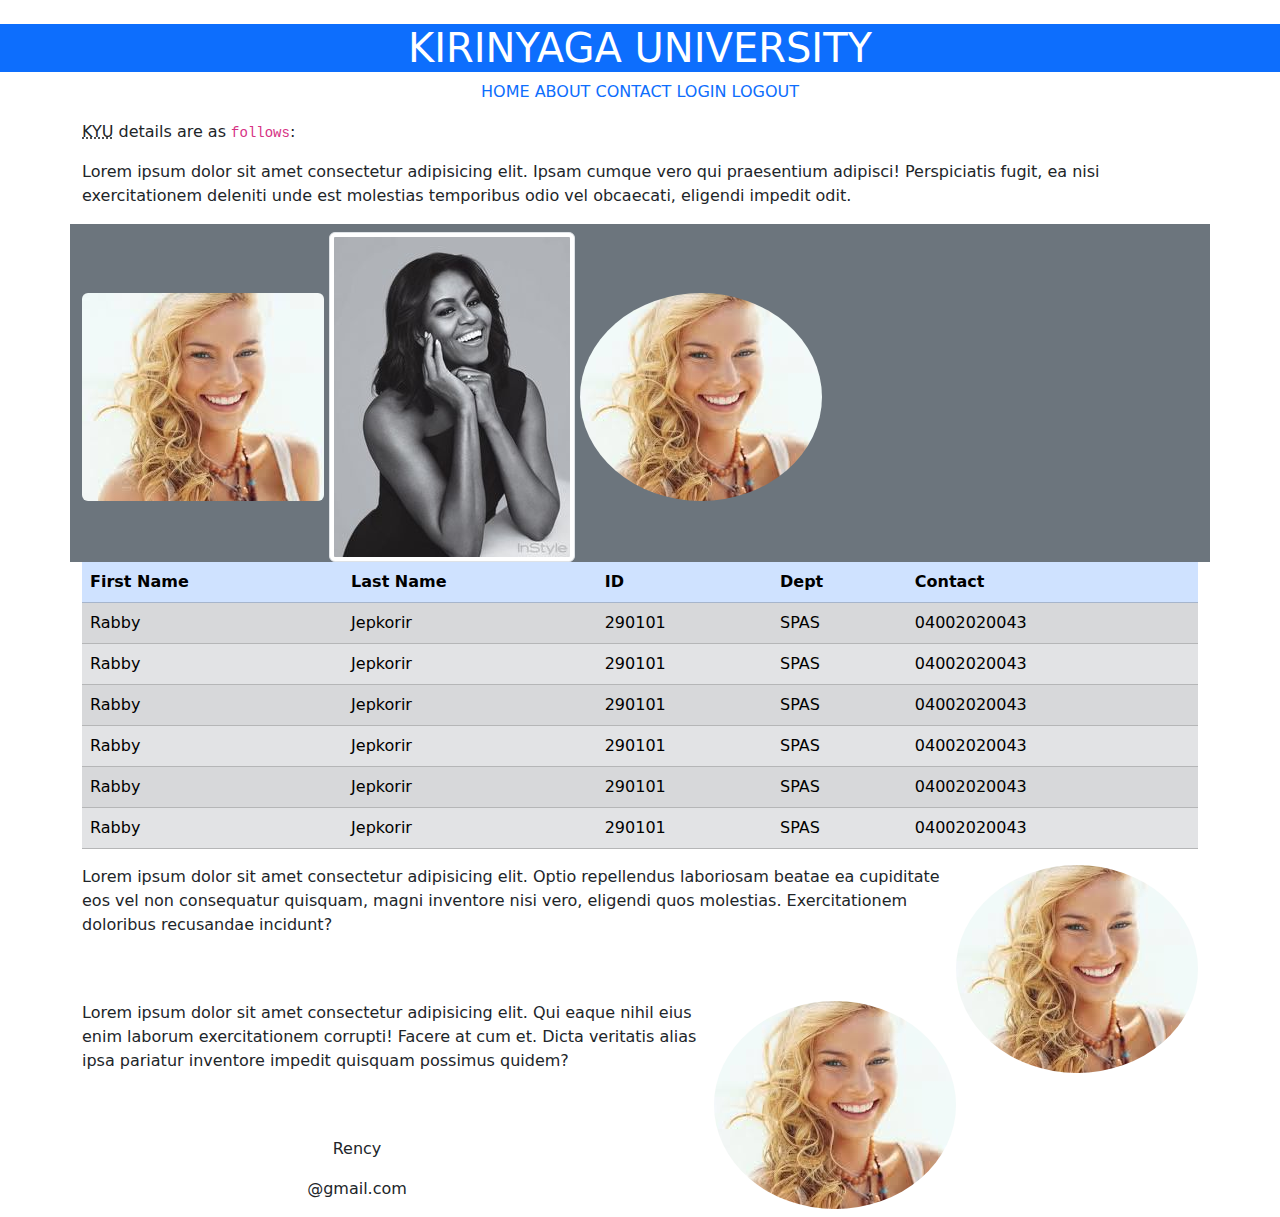
<file: day1.html>
<!DOCTYPE html>
<html lang="en">
<head>
  <meta charset="UTF-8">
  <meta name="viewport" content="width=device-width, initial-scale=1.0">
  <link href="https://cdn.jsdelivr.net/npm/bootstrap@5.3.3/dist/css/bootstrap.min.css" rel="stylesheet">

<!-- Latest compiled JavaScript -->
<script src="https://cdn.jsdelivr.net/npm/bootstrap@5.3.3/dist/js/bootstrap.bundle.min.js"></script>
  <title>HTML AND BOOTSTRAP</title>
</head>
<body>
  <h1 class="text-center mt-4 text-bg-primary ">KIRINYAGA UNIVERSITY</h1>
  <div class="container">
    <ul class="list-inline text-center">
      <a href="#" class="text-decoration-none">HOME<li class="list-inline-item"></li></a>
      <a href="#" class="text-decoration-none">ABOUT<li class="list-inline-item"></li></a>
      <a href="#" class="text-decoration-none">CONTACT<li class="list-inline-item"></li></a>
      <a href="#" class="text-decoration-none">LOGIN<li class="list-inline-item"></li></a>
      <a href="#" class="text-decoration-none">LOGOUT<li class="list-inline-item"></li></a>
    </ul>
  </div>
  <div class="container">
    <p><abbr title="KIRINYAGA UNIVERSITY">KYU</abbr> details are as <code>follows</code>:</p>
    <p>Lorem ipsum dolor sit amet consectetur adipisicing elit. Ipsam cumque vero qui praesentium adipisci! Perspiciatis fugit, ea nisi exercitationem deleniti unde est molestias temporibus odio vel obcaecati, eligendi impedit odit.</p>
  </div>
  <div class="container text-bg-secondary pt-2">
   <img src="images/image4.jpg" alt="" class="rounded img-fluid">
   <img src="images/smiley - Copy.jpg" alt="" class="img-thumbnail img-fluid">
   <img src="images/image4.jpg" alt="" class="rounded-circle img-fluid">
  </div>
<div class="container">
  <table class="table table-striped table-hover">
    <thead>
       <tr class="table-primary">
        <th>First Name</th>
         <th>Last Name</th>
         <th>ID</th>
         <th>Dept </th>
         <th>Contact</th>
       </tr>    
    </thead>
    <tbody>
      <tr class="table-secondary">
        <td>Rabby</td>
        <td>Jepkorir</td>
        <td>290101</td>
        <td>SPAS</td>
        <td>04002020043</td>
      </tr>
      <tr class="table-secondary">
        <td>Rabby</td>
        <td>Jepkorir</td>
        <td>290101</td>
        <td>SPAS</td>
        <td>04002020043</td>
      </tr>
      <tr class="table-secondary">
        <td>Rabby</td>
        <td>Jepkorir</td>
        <td>290101</td>
        <td>SPAS</td>
        <td>04002020043</td>
      </tr>
      <tr class="table-secondary">
        <td>Rabby</td>
        <td>Jepkorir</td>
        <td>290101</td>
        <td>SPAS</td>
        <td>04002020043</td>
      </tr>
      <tr class="table-secondary">
        <td>Rabby</td>
        <td>Jepkorir</td>
        <td>290101</td>
        <td>SPAS</td>
        <td>04002020043</td>
      </tr>
      <tr class="table-secondary">
        <td>Rabby</td>
        <td>Jepkorir</td>
        <td>290101</td>
        <td>SPAS</td>
        <td>04002020043</td>
      </tr>
    </tbody>
  </table>
</div>
<div class="container">
    <img src="images/image4.jpg" alt="" class="img-fluid rounded-circle float-end">
    <p>Lorem ipsum dolor sit amet consectetur adipisicing elit. Optio repellendus laboriosam beatae ea cupiditate eos vel non consequatur quisquam, magni inventore nisi vero, eligendi quos molestias. Exercitationem doloribus recusandae incidunt?</p>
</div>
<div class="container pt-5">
  <img src="images/image4.jpg" alt="" class="float-end img-fluid rounded-circle">
  <p>Lorem ipsum dolor sit amet consectetur adipisicing elit. Qui eaque nihil eius enim laborum exercitationem corrupti! Facere at cum et. Dicta veritatis alias ipsa pariatur inventore impedit quisquam possimus quidem?</p>
</div>
<footer class="text-center pt-5">
  <p>Rency</p>
  <p>@gmail.com</p>
</footer>
</body>
</html>
</file>
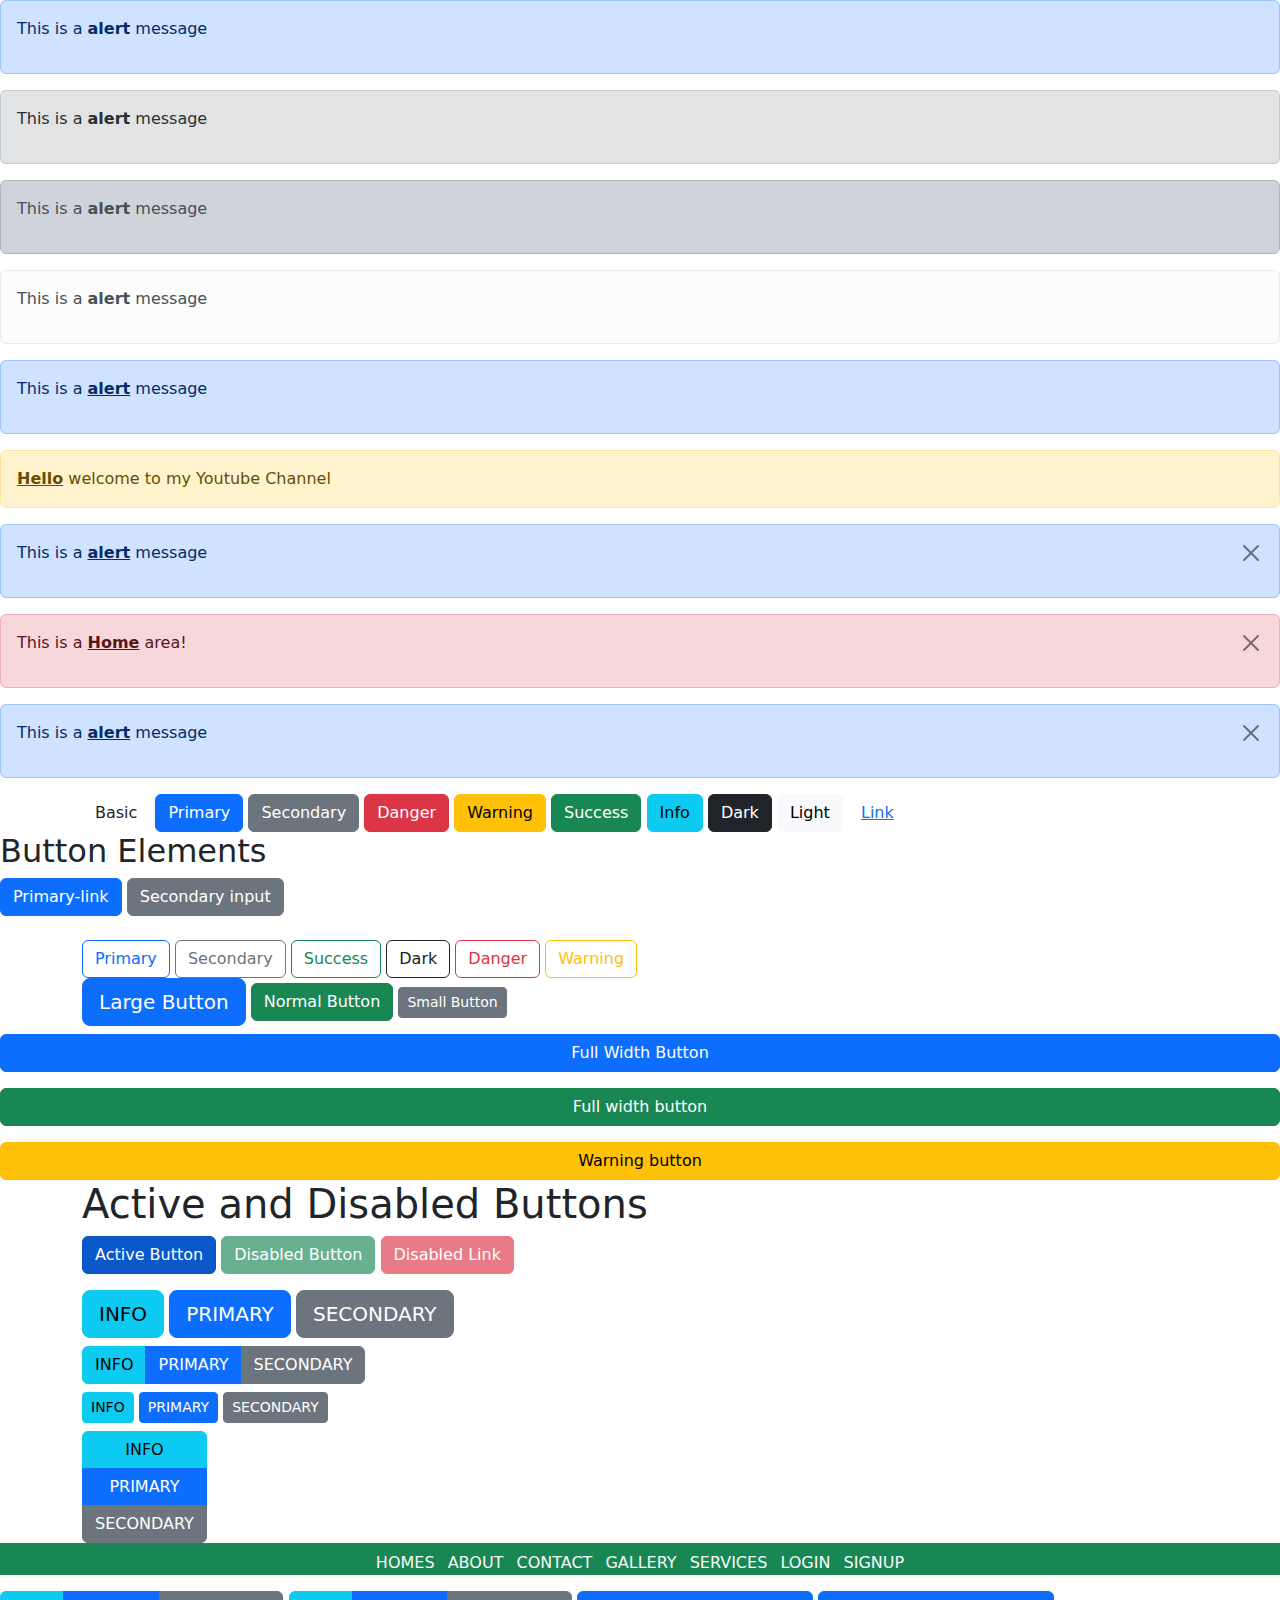
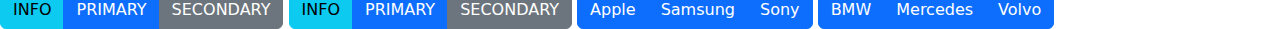
<file: day2.html>
<!DOCTYPE html>
<html lang="en">
<head>
  <meta charset="UTF-8">
  <meta name="viewport" content="width=device-width, initial-scale=1.0">
  <link href="https://cdn.jsdelivr.net/npm/bootstrap@5.3.3/dist/css/bootstrap.min.css" rel="stylesheet">

  <!-- Latest compiled JavaScript -->
  <script src="https://cdn.jsdelivr.net/npm/bootstrap@5.3.3/dist/js/bootstrap.bundle.min.js"></script>
  <title>Day 2 Bootstrap</title>
</head>
<body>
  <div class="alert alert-primary">
    <p>This is a <strong>alert</strong> message</p>
  </div>
  <div class="alert alert-secondary">
    <p>This is a <strong>alert</strong> message</p>
  </div>
  <div class="alert alert-dark">
    <p>This is a <strong>alert</strong> message</p>
  </div>
  <div class="alert alert-light">
    <p>This is a <strong>alert</strong> message</p>
  </div>
  <div class="alert alert-primary">
    <p>This is a <a href="#" class="alert-link"><strong>alert</strong></a>  message</p>
  </div>
  <div class="alert alert-warning">
    <a href="#" class="alert-link">Hello</a> welcome to my Youtube Channel
  </div>
  <div class="alert alert-primary alert-dismissable fade show">
    <button class="btn-close float-end" data-bs-dismiss="alert"></button>
    <p>This is a <a href="#" class="alert-link"><strong>alert</strong></a>  message</p>
  </div>
 <div class="alert alert-danger alert-dismissable fade show">
  <button class="btn-close float-end" data-bs-dismiss="alert"></button>
  <p>This is a <a href="#" class="alert-link">Home</a> area!
  </p>
 </div>
 <div class="alert alert-primary alert-dismissable fade show">
  <button class="btn-close float-end" data-bs-dismiss="alert"></button>
  <p>This is a <a href="#" class="alert-link"><strong>alert</strong></a>  message</p>
 </div>
 <!-- Buttons -->
  <div class="container">
    <button type="button" class="btn">Basic</button>
    <button class="btn btn-primary">Primary</button>
    <button class="btn btn-secondary">Secondary</button>
    <button class="btn btn-danger">Danger</button>
    <button class="btn btn-warning">Warning</button>
    <button class="btn btn-success">Success</button>
    <button class="btn btn-info">Info</button>
    <button class="btn btn-dark">Dark</button>
    <button class="btn btn-light">Light</button>
    <button class="btn btn-link">Link</button>
  </div>
  <h2>Button Elements</h2>
  <a href="#" class="btn btn-primary">Primary-link</a>
  <input type="button" class="btn btn-secondary" value="Secondary input">
<!-- Bordered Buttons -->
 <div class="container pt-4">
  <button class="btn btn-outline-primary">Primary</button>
  <button class="btn btn-outline-secondary">Secondary</button>
  <button class="btn btn-outline-success">Success</button>
  <button class="btn btn-outline-dark">Dark</button>
  <button class="btn btn-outline-danger">Danger</button>
  <button class="btn btn-outline-warning">Warning</button>
 </div>
 <div class="container">
  <button class="btn btn-primary btn-lg">Large Button</button>
  <button class="btn btn-success">Normal Button</button>
  <button class="btn btn-secondary btn-sm">Small Button</button>
 </div>
 <div class="d-grid gap-3 mt-2">
  <button class="btn btn-primary">Full Width Button</button>
  <button class="btn btn-success">Full width button</button>
  <button class="btn btn-warning">Warning button</button>
 </div>
 <div class="container">
  <h1>Active and Disabled Buttons</h1>
  <button class="btn btn-primary active">Active Button</button>
  <button class="btn btn-success disabled">Disabled Button</button>
  <a href="#" class="btn btn-danger disabled">Disabled Link</a>
 </div>
 <div class="container pt-3">
  <div class="btn-group-lg">
    <button class="btn btn-info">INFO</button>
    <button class="btn btn-primary">PRIMARY</button>
    <button class="btn btn-secondary">SECONDARY</button>
  </div>
  <div class="btn-group pt-2">
    <button class="btn btn-info">INFO</button>
    <button class="btn btn-primary">PRIMARY</button>
    <button class="btn btn-secondary">SECONDARY</button>
  </div>
 <div class="btn-group-sm pt-2">
  <button class="btn btn-info">INFO</button>
    <button class="btn btn-primary">PRIMARY</button>
    <button class="btn btn-secondary">SECONDARY</button>
 </div>
 <div class="btn-group-vertical pt-2">
  <button class="btn btn-info">INFO</button>
    <button class="btn btn-primary">PRIMARY</button>
    <button class="btn btn-secondary">SECONDARY</button>
 </div>
 </div>
<div class="container-fluid text-bg-success pt-2 text-light">
  <ul class="list-inline text-center text-light">
    <!-- <li class="list-inline-item">HOME</li> -->
    <li class="list-inline-item"><a href="#" class="text-decoration-none text-light">HOMES</a></li>
<li class="list-inline-item"><a href="#" class="text-decoration-none text-light">ABOUT</a></li>
<li class="list-inline-item"><a href="#" class="text-decoration-none text-light">CONTACT</a></li>
<li class="list-inline-item"><a href="#" class="text-decoration-none text-light">GALLERY</a></li>
<li class="list-inline-item"><a href="#" class="text-decoration-none text-light">SERVICES</a></li>
<li class="list-inline-item"><a href="#" class="text-decoration-none text-light">LOGIN</a></li>
<li class="list-inline-item"><a href="#" class="text-decoration-none text-light">SIGNUP</a></li>
  </ul>
  </ul>
</div>
<div class="btn-group">
  <button class="btn btn-info">INFO</button>
  <button class="btn btn-primary">PRIMARY</button>
  <button class="btn btn-secondary">SECONDARY</button>
</div>
<div class="btn-group">
  <button class="btn btn-info">INFO</button>
  <button class="btn btn-primary">PRIMARY</button>
  <button class="btn btn-secondary">SECONDARY</button>
</div>
<div class="btn-group">
  <button type="button" class="btn btn-primary">Apple</button>
  <button type="button" class="btn btn-primary">Samsung</button>
  <button type="button" class="btn btn-primary">Sony</button>
</div>

<div class="btn-group">
  <button type="button" class="btn btn-primary">BMW</button>
  <button type="button" class="btn btn-primary">Mercedes</button>
  <button type="button" class="btn btn-primary">Volvo</button>
</div>
</body>
</html>
</file>
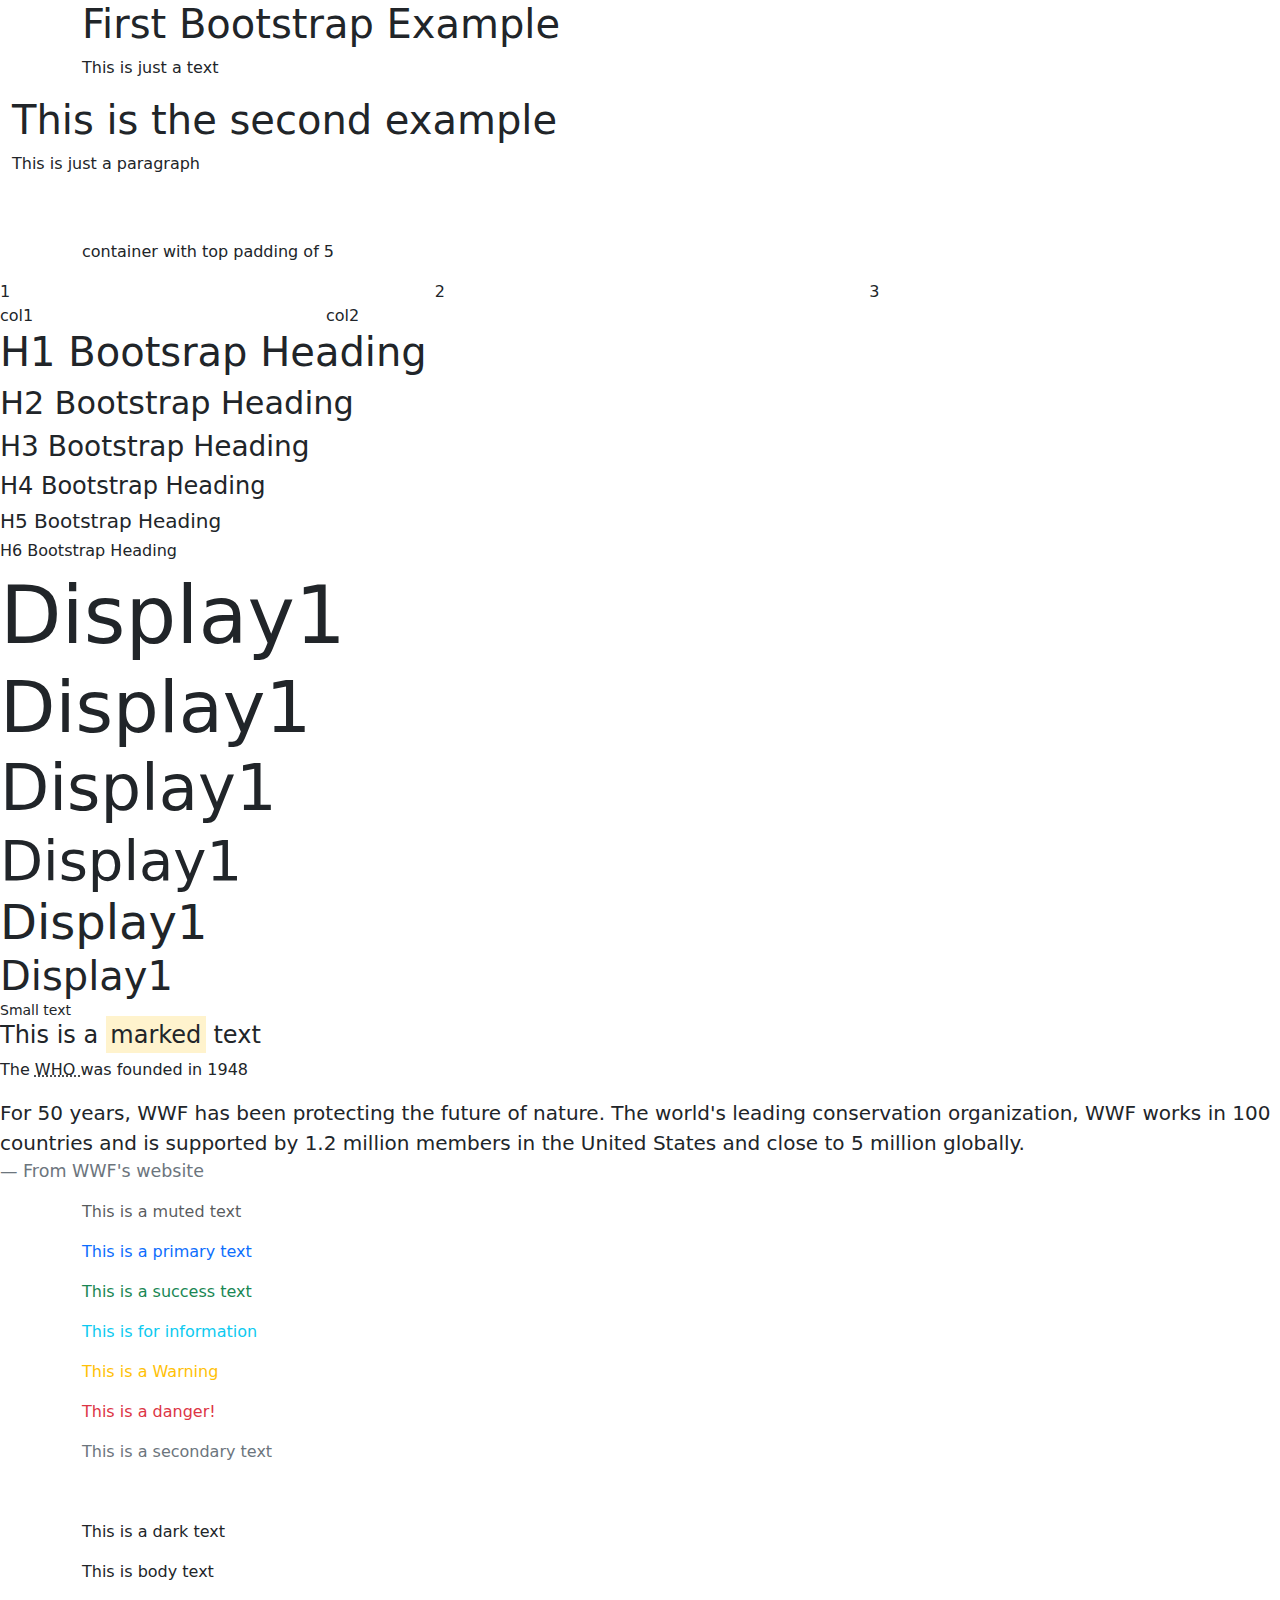
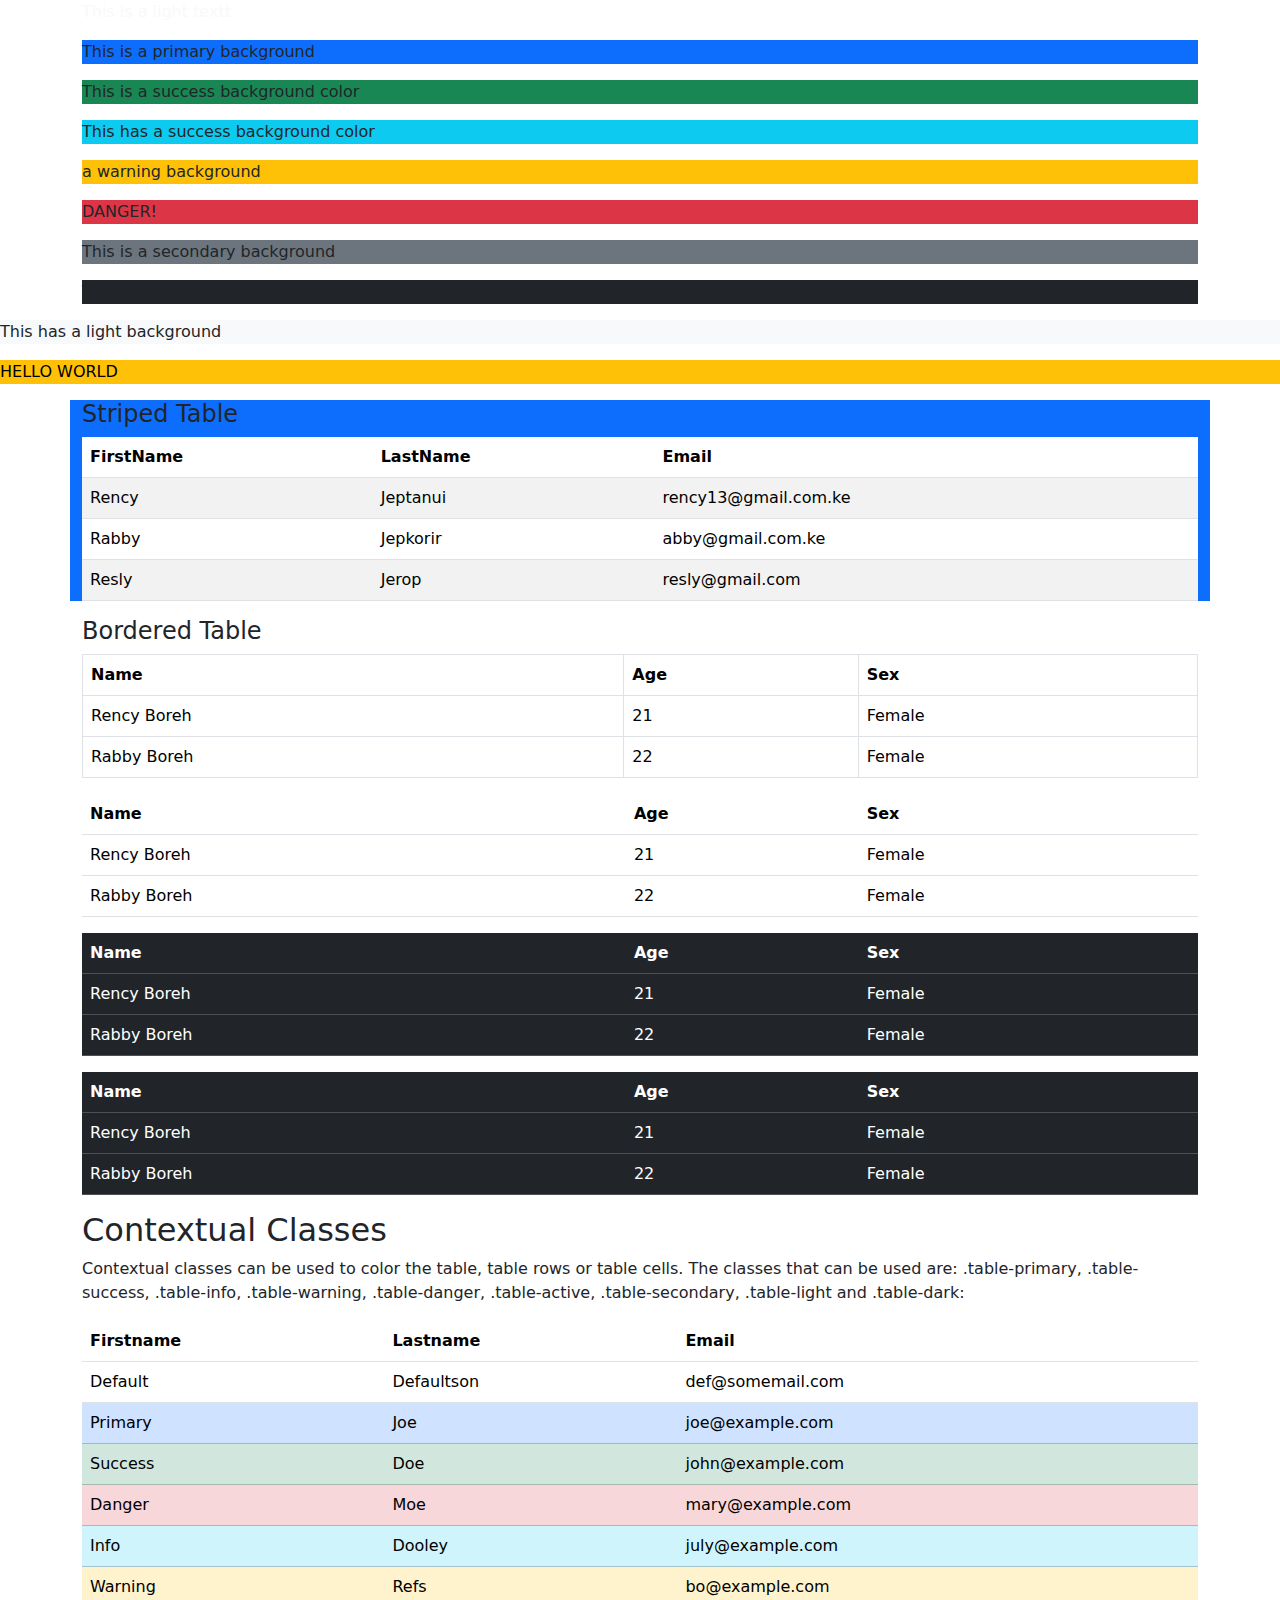
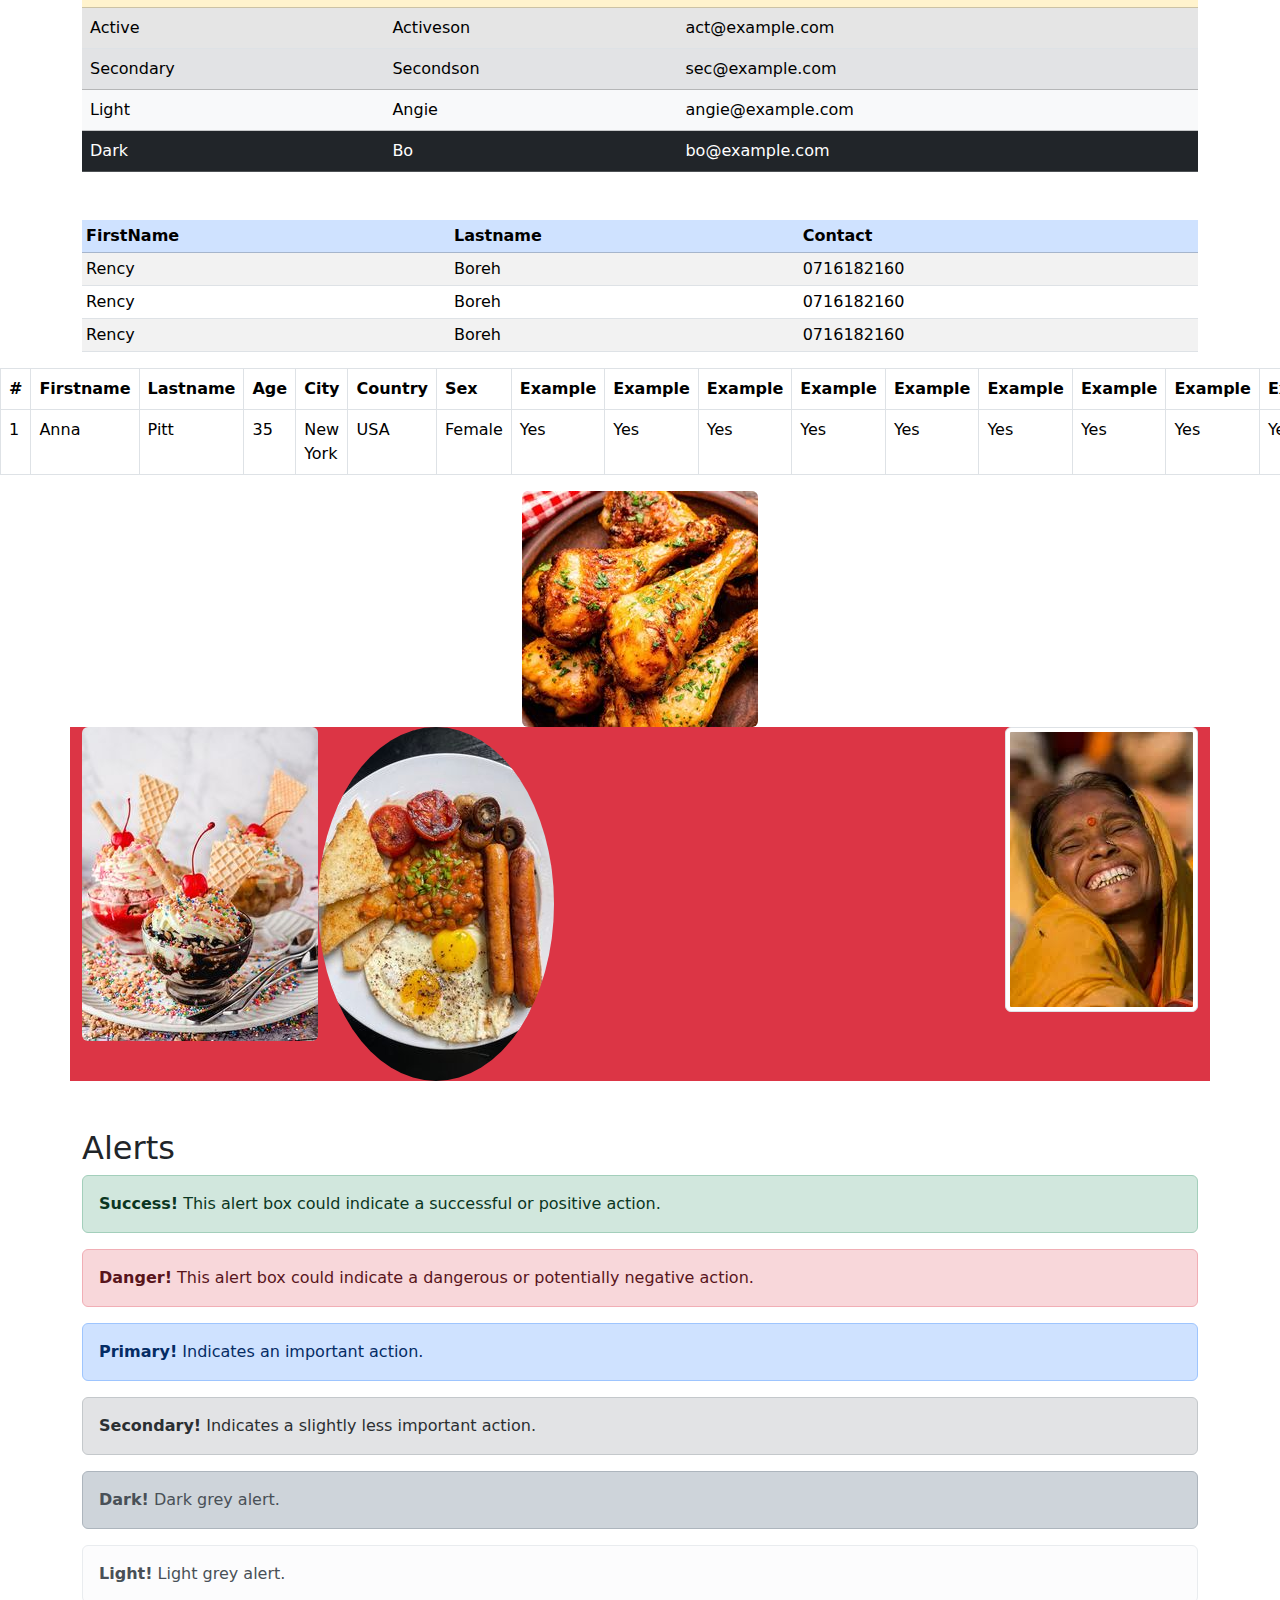
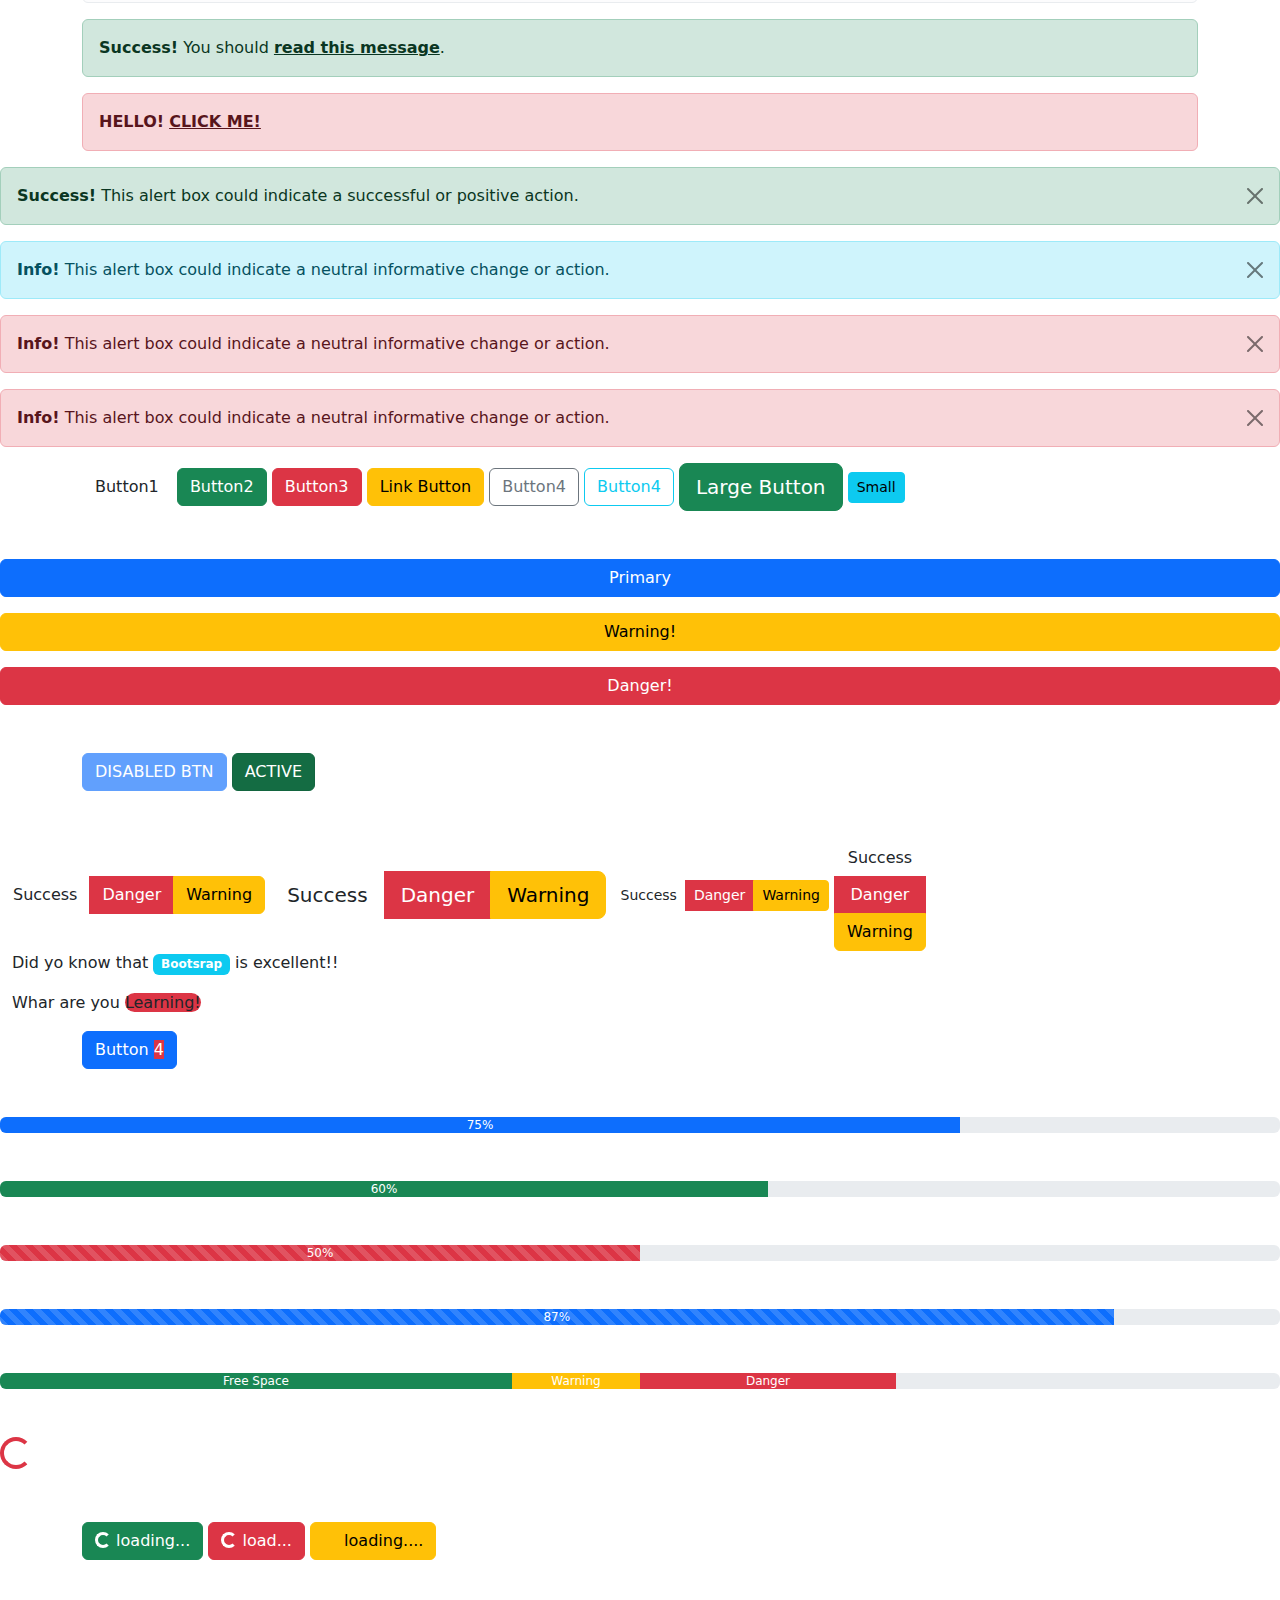
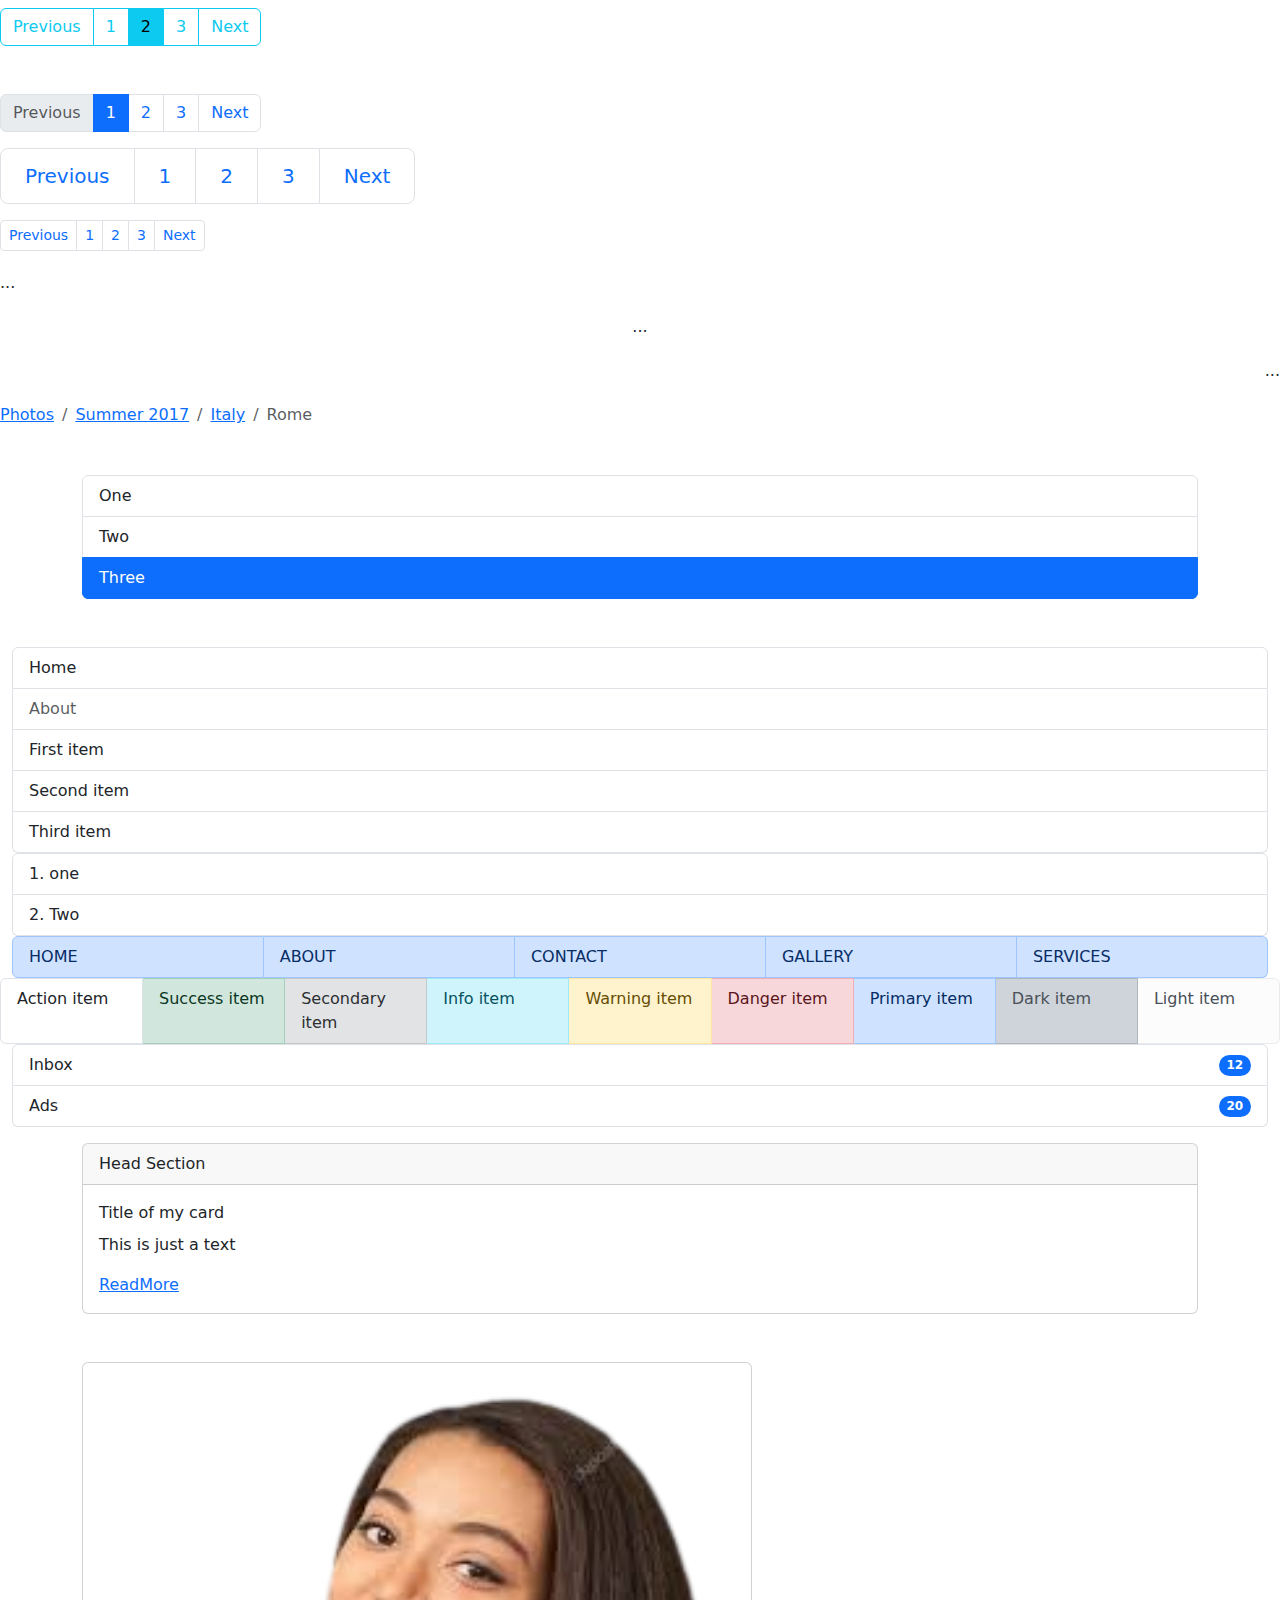
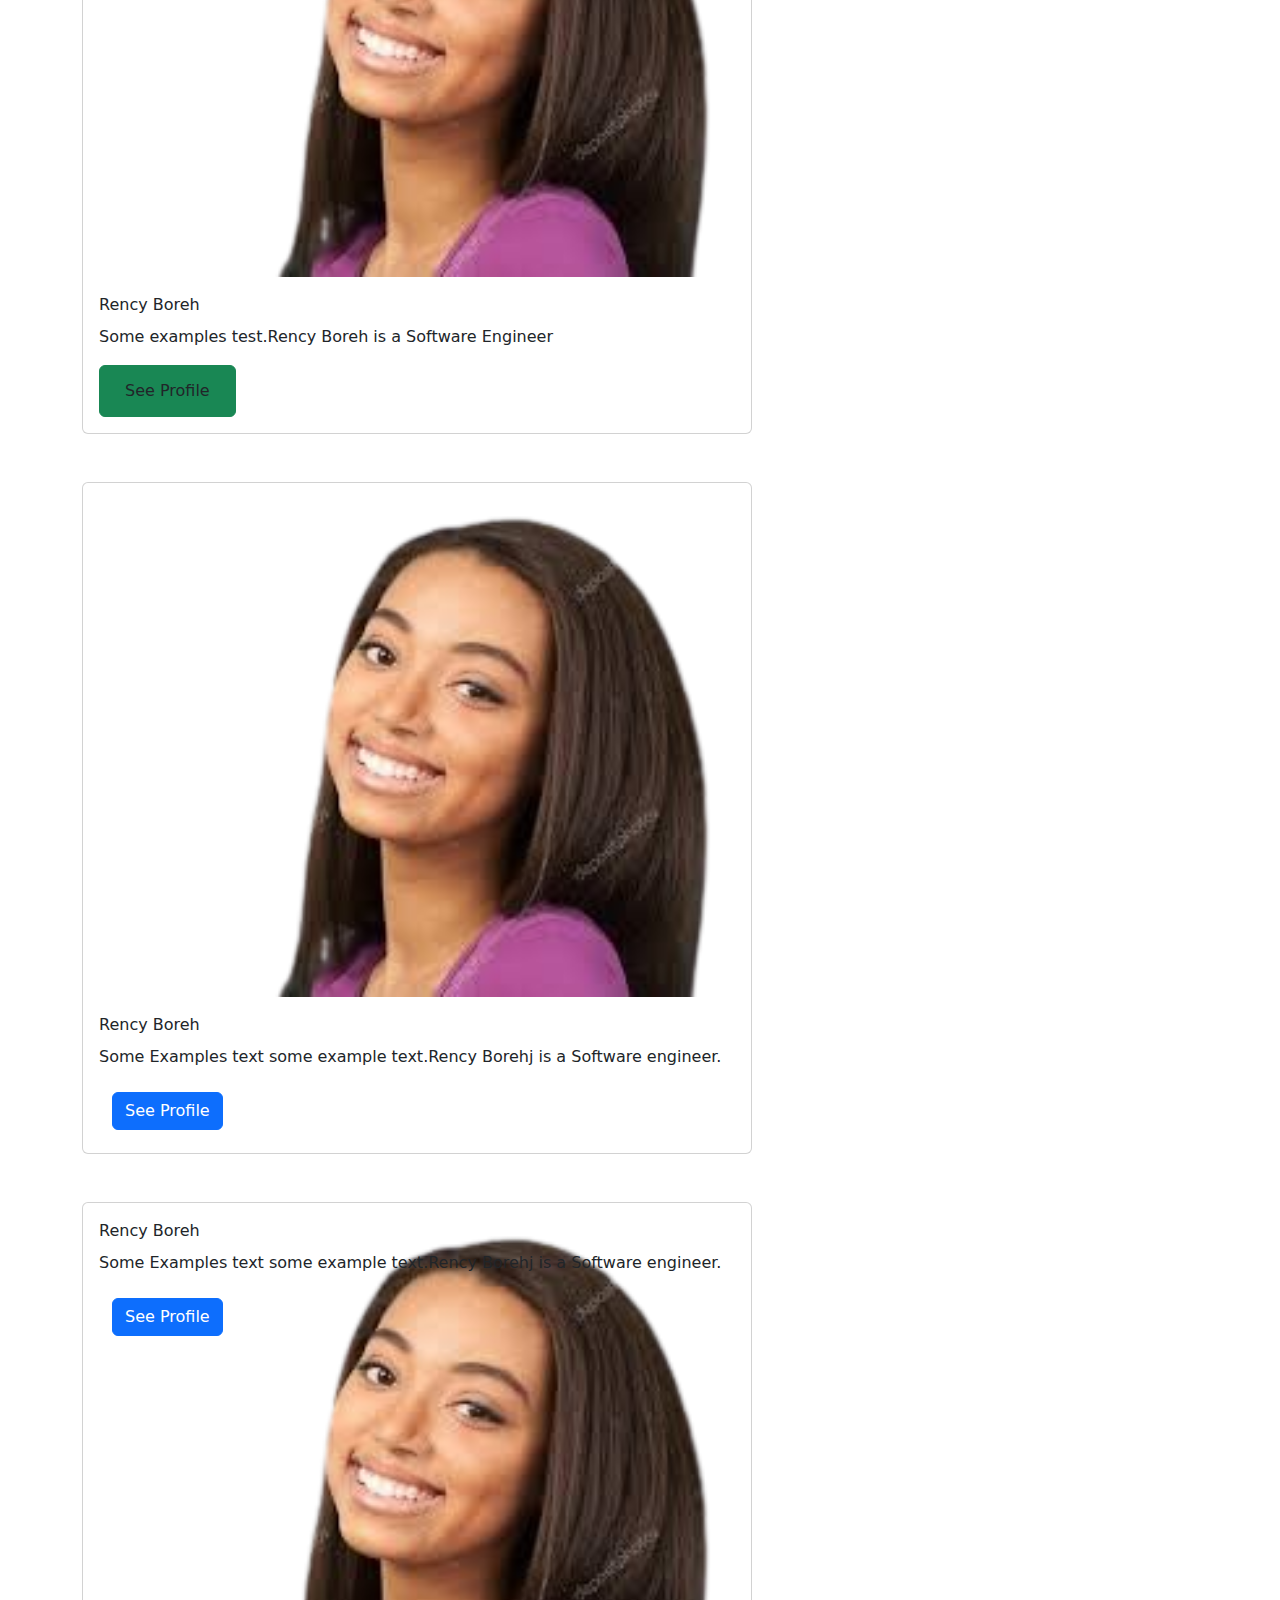
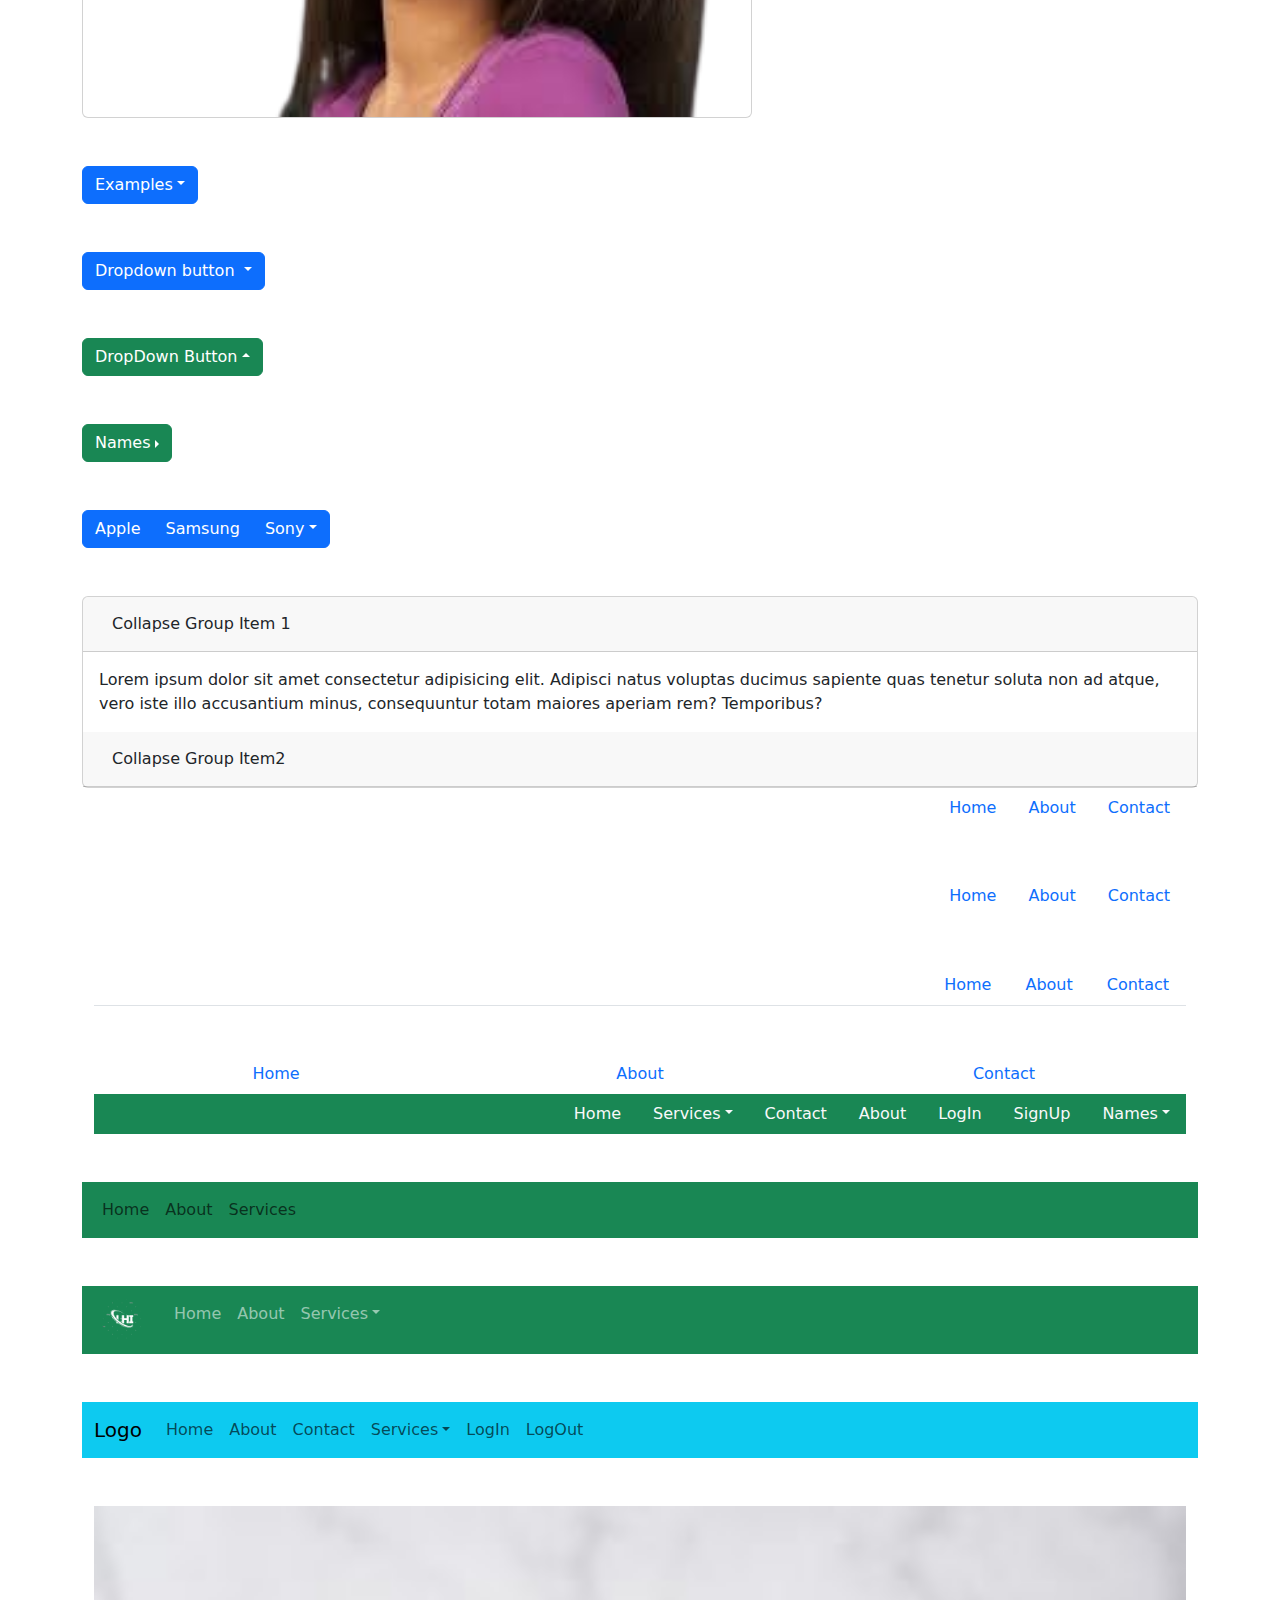
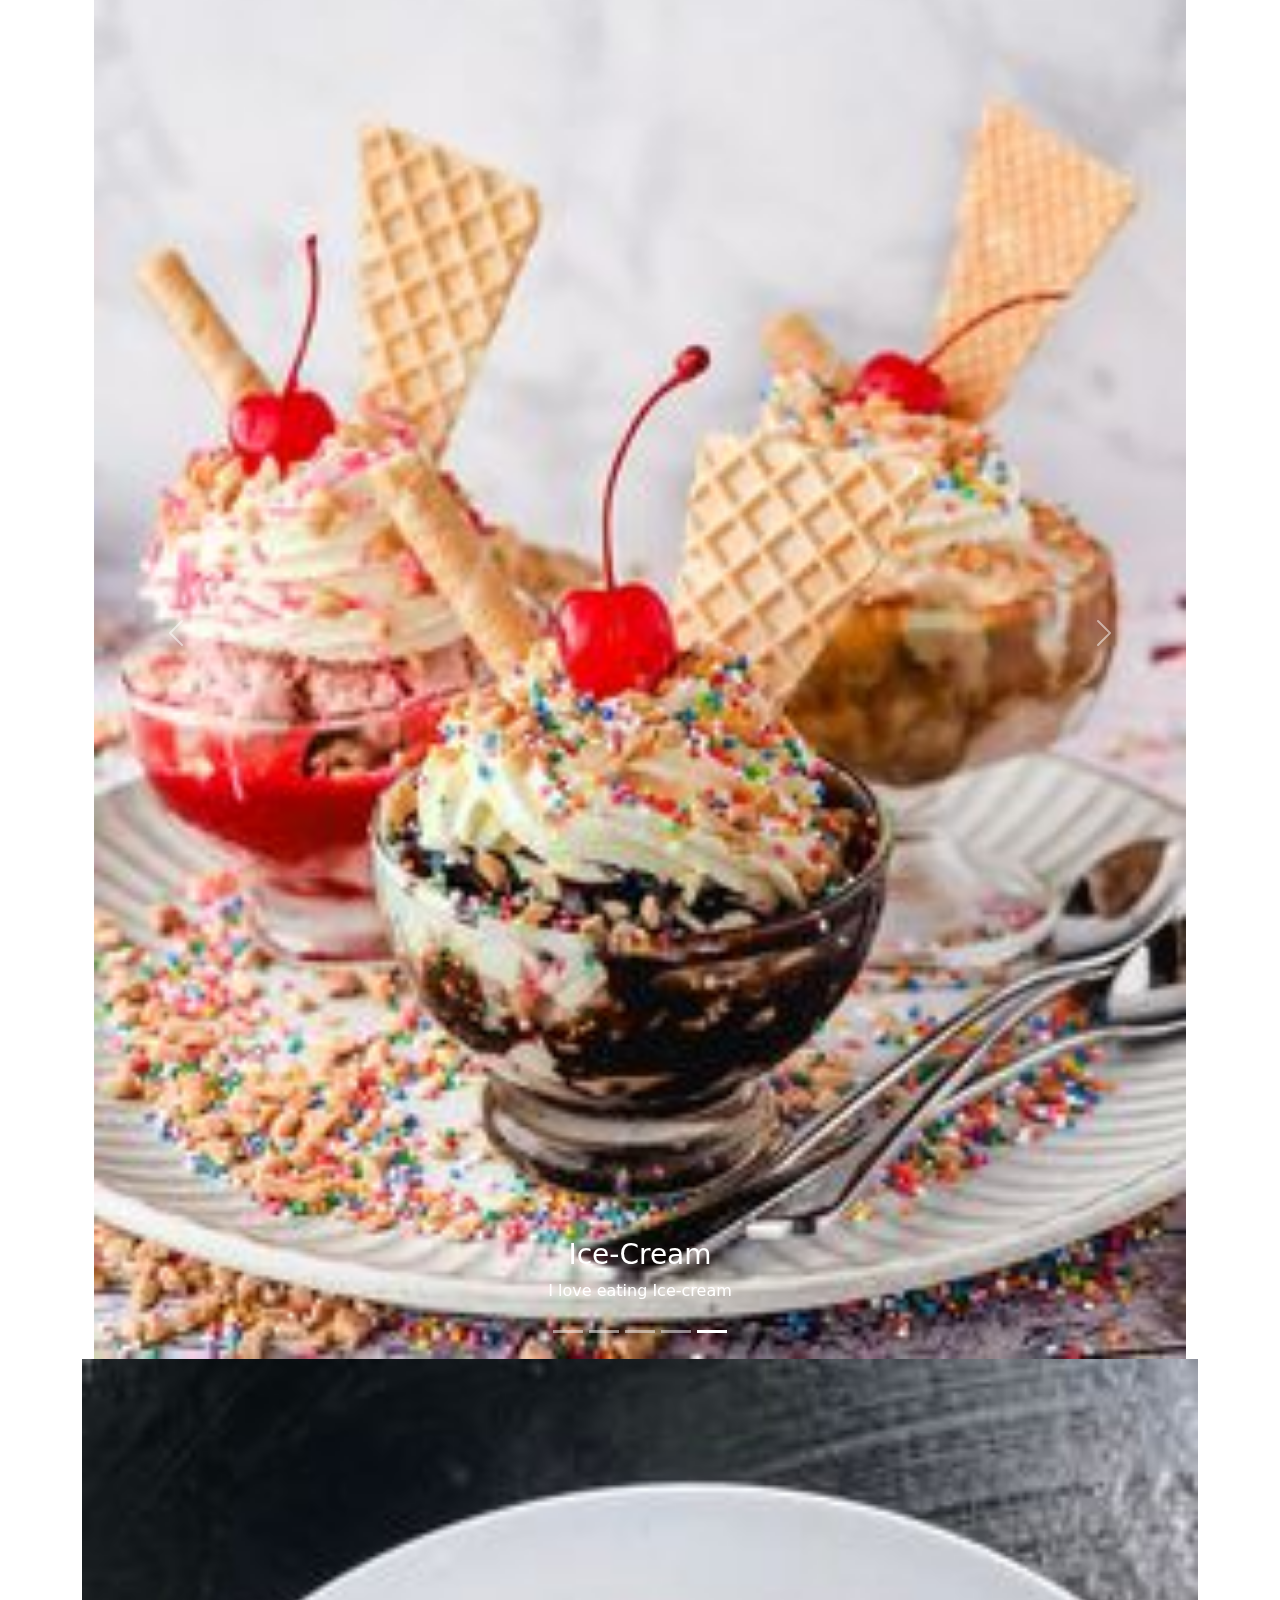
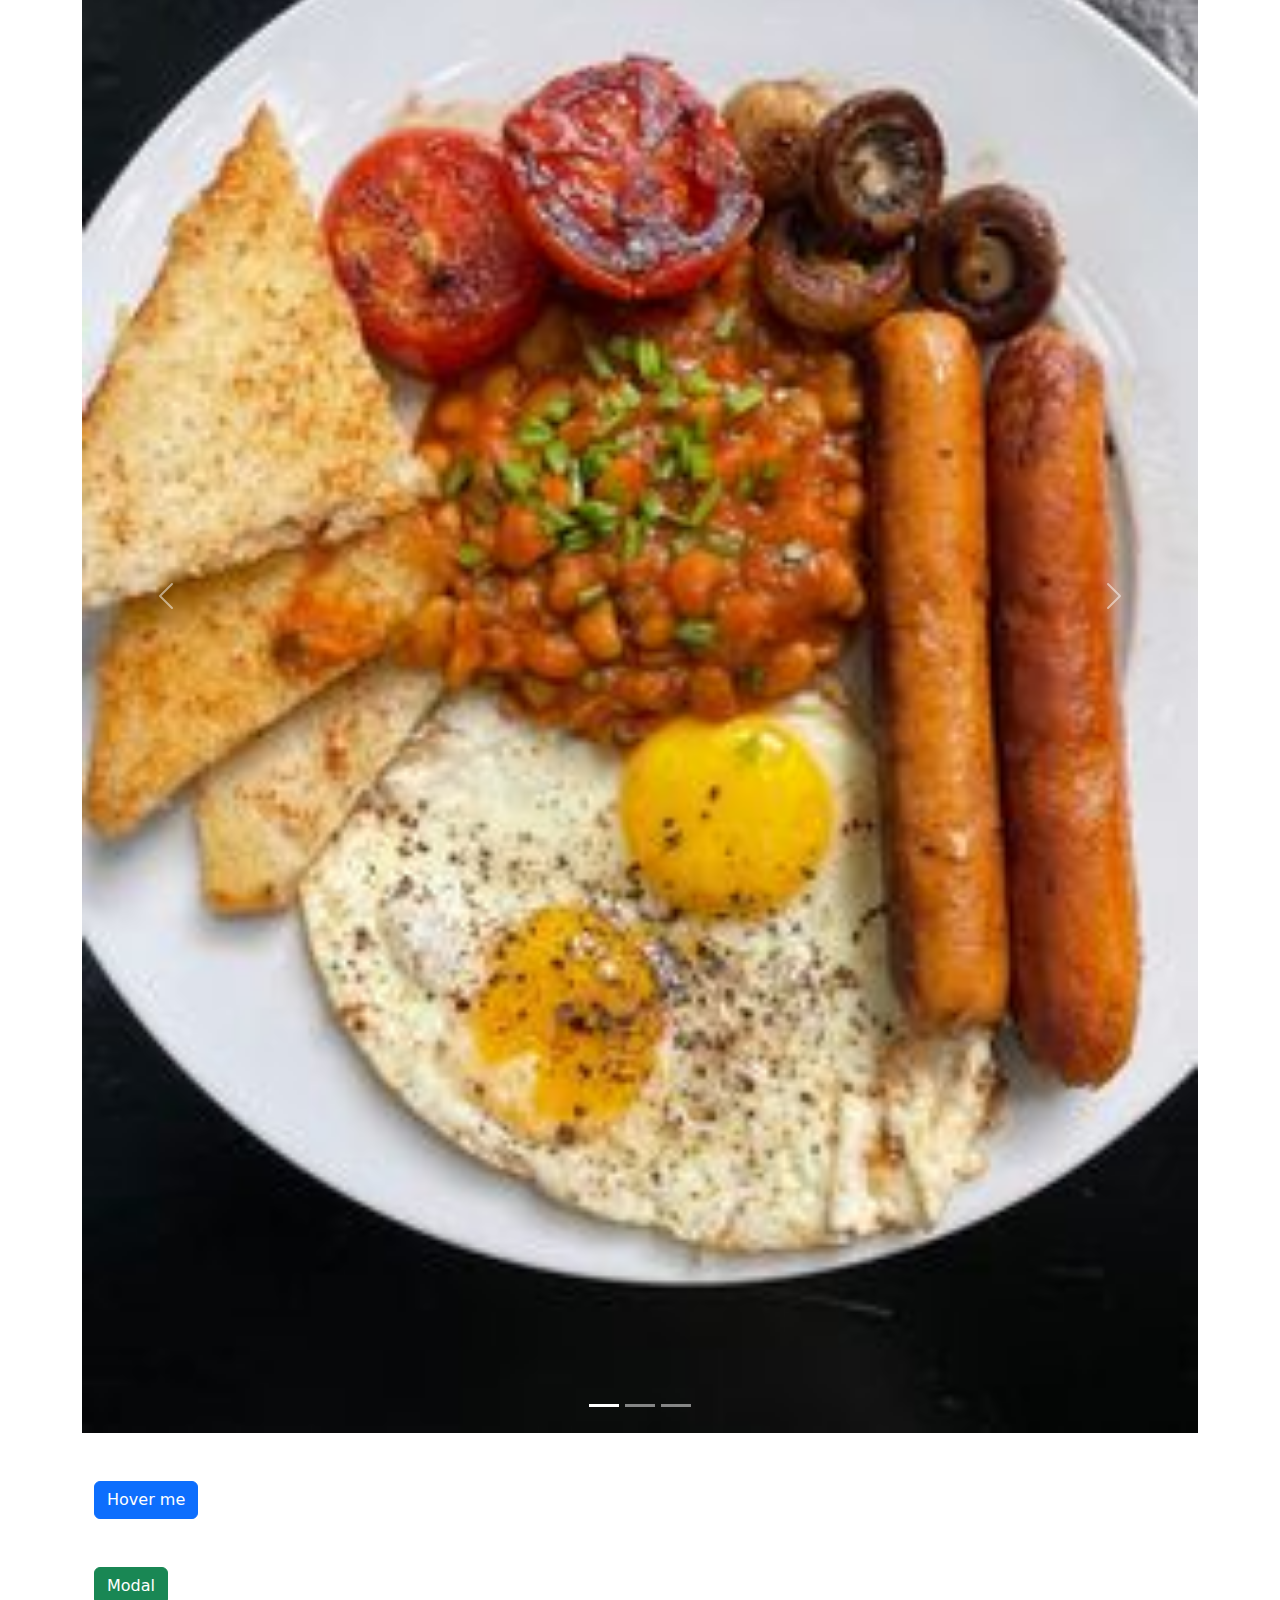
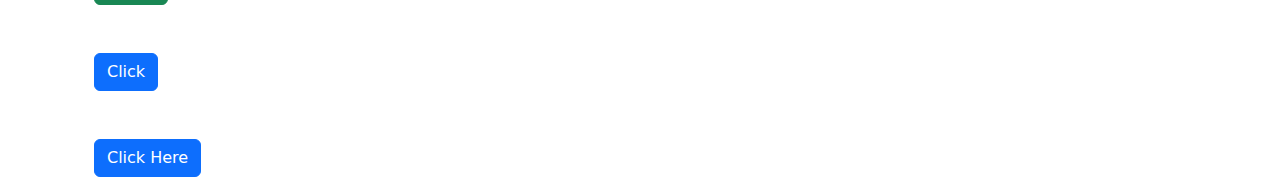
<file: example/index3.html>
<!DOCTYPE html>
<html lang="en">
<head>
  <meta charset="UTF-8">
  <meta name="viewport" content="width=device-width, initial-scale=1.0">
  <title>Bootstrap</title>
  <!-- Latest compiled and minified CSS -->
<link href="https://cdn.jsdelivr.net/npm/bootstrap@5.3.3/dist/css/bootstrap.min.css" rel="stylesheet">

<!-- Latest compiled JavaScript -->
<script src="https://cdn.jsdelivr.net/npm/bootstrap@5.3.3/dist/js/bootstrap.bundle.min.js"></script>
</head>
<body>
  <div class="container">
    <h1>First Bootstrap Example</h1>
     <p>This is just a text</p>
  </div>
  <div class="container-fluid">
    <h1>This is the second example</h1>
    <p>This is just a paragraph</p>
  </div>
  <div class="container pt-5">
    <p>container with top padding of 5</p>
  </div>
  <div class="row">
    <div class="col">1</div>
    <div class="col">2</div>
    <div class="col">3</div>
  </div>
  <div class="row">
    <div class="col-sm-3">col1</div>
    <div class="col-sm-3">col2</div>
  </div>
  <!-- Headings -->
  <div class="h1">H1 Bootsrap Heading</div>
  <div class="h2">H2 Bootstrap Heading</div>
  <div class="h3">H3 Bootstrap Heading</div>
  <div class="h4">H4 Bootstrap Heading</div>
  <div class="h5">H5 Bootstrap Heading</div>
  <div class="h6">H6 Bootstrap Heading</div>
  <!-- Displays -->
   <div class="display-1">Display1</div>
   <div class="display-2">Display1</div>
   <div class="display-3">Display1</div>
   <div class="display-4">Display1</div>
   <div class="display-5">Display1</div>
   <div class="display-6">Display1</div>
   <div class="small">Small text</div>
   <!-- mark -->
    <div class="h4">This is a <mark>marked</mark> text</div>
  
    <p>The <abbr title="WORLD HEALTH ORGANIZATION">WHO </abbr>was founded in 1948</p>

    <blockquote class="blockquote">
      <p>For 50 years, WWF has been protecting the future of nature. The world's leading conservation organization, WWF works in 100 countries and is supported by 1.2 million members in the United States and close to 5 million globally.</p>
      <footer class="blockquote-footer">From WWF's website</footer>
    </blockquote>

    <!-- colors -->
     <!-- text colors -->
      <div class="container">
        <p class="text-muted">This is a muted text</p>
        <p class="text-primary">This is a primary text</p>
        <p class="text-success">This is a success text</p>
        <p class="text-info">This is for information</p>
        <p class="text-warning">This is a Warning</p>
        <p class="text-danger">This is a danger!</p>
        <p class="text-secondary">This is a secondary text</p>
        <p class="text-white">This a white text</p>
        <p class="text-dark">This is a dark text</p>
        <p class="text-body">This is body text</p>
        <p class="text-light">This is a light textt</p>
      </div>
      
<!-- background colors -->
 <div class="container">
  <p class="bg-primary">This is a primary background</p>
  <p class="bg-success">This is a success background color</p>
  <p class="bg-info">This has a success background color</p>
  <p class="bg-warning">a warning background</p>
  <p class="bg-danger">DANGER!</p>
  <p class="bg-secondary">This is a secondary background</p>
  <p class="bg-dark">This has a dark  background</p>
 </div>
 <p class="bg-light">This has a light background</p>
 <p class="text-bg-warning">HELLO WORLD</p>

 <!-- tables -->
  <!-- striped table -->
  <div class="container bg-primary">
    <p class="h4">Striped Table</p>
    <table class="table table-striped">
      <thead>
        <tr>
          <th>FirstName</th>
          <th>LastName</th>
          <th>Email</th>
        </tr>
      </thead>
      <tbody>
        <tr>
          <td>Rency</td>
          <td>Jeptanui</td>
          <td>rency13@gmail.com.ke</td>
        </tr>
        <tr>
          <td>Rabby</td>
          <td>Jepkorir</td>
          <td>abby@gmail.com.ke</td>
        </tr>
        <tr>
          <td>Resly</td>
          <td>Jerop</td>
          <td>resly@gmail.com</td>
        </tr>
      </tbody>
    </table>
  </div>
  <div class="container">
    <p class="h4">Bordered Table</p>
    <table class="table table-bordered">
      <thead>
        <tr>
          <th>Name</th>
          <th>Age</th>
          <th>Sex</th>
        </tr>
      </thead>
      <tbody>
        <tr>
          <td>Rency Boreh</td>
          <td>21</td>
          <td>Female</td>
        </tr>
        <tr>
          <td>Rabby Boreh</td>
          <td>22</td>
          <td>Female</td>
        </tr>
      </tbody>
    </table>
  </div>
  <div class="container">
    <table class="table table-hover">
      <thead>
        <tr>
          <th>Name</th>
          <th>Age</th>
          <th>Sex</th>
        </tr>
      </thead>
      <tbody>
        <tr>
          <td>Rency Boreh</td>
          <td>21</td>
          <td>Female</td>
        </tr>
        <tr>
          <td>Rabby Boreh</td>
          <td>22</td>
          <td>Female</td>
        </tr>
      </tbody>
    </table>
  </div>
  <div class="container">
    <table class="table table-dark">
        <thead>
          <tr>
            <th>Name</th>
            <th>Age</th>
            <th>Sex</th>
          </tr>
        </thead>
        <tbody>
          <tr>
            <td>Rency Boreh</td>
            <td>21</td>
            <td>Female</td>
          </tr>
          <tr>
            <td>Rabby Boreh</td>
            <td>22</td>
            <td>Female</td>
          </tr>
        </tbody>
    </table>
  </div>
  <div class="container">
    <table class="table table-hover table-dark">
      <!-- <table class="table table-hover"> -->
        <thead>
          <tr>
            <th>Name</th>
            <th>Age</th>
            <th>Sex</th>
          </tr>
        </thead>
        <tbody>
          <tr>
            <td>Rency Boreh</td>
            <td>21</td>
            <td>Female</td>
          </tr>
          <tr>
            <td>Rabby Boreh</td>
            <td>22</td>
            <td>Female</td>
          </tr>
        </tbody>
    </table>
  </div>
  <div class="container mt-3">
    <h2>Contextual Classes</h2>
    <p>Contextual classes can be used to color the table, table rows or table cells. The classes that can be used are: .table-primary, .table-success, .table-info, .table-warning, .table-danger, .table-active, .table-secondary, .table-light and .table-dark:</p>
    <table class="table">
      <thead>
        <tr>
          <th>Firstname</th>
          <th>Lastname</th>
          <th>Email</th>
        </tr>
      </thead>
      <tbody>
        <tr>
          <td>Default</td>
          <td>Defaultson</td>
          <td>def@somemail.com</td>
        </tr>      
        <tr class="table-primary">
          <td>Primary</td>
          <td>Joe</td>
          <td>joe@example.com</td>
        </tr>
        <tr class="table-success">
          <td>Success</td>
          <td>Doe</td>
          <td>john@example.com</td>
        </tr>
        <tr class="table-danger">
          <td>Danger</td>
          <td>Moe</td>
          <td>mary@example.com</td>
        </tr>
        <tr class="table-info">
          <td>Info</td>
          <td>Dooley</td>
          <td>july@example.com</td>
        </tr>
        <tr class="table-warning">
          <td>Warning</td>
          <td>Refs</td>
          <td>bo@example.com</td>
        </tr>
        <tr class="table-active">
          <td>Active</td>
          <td>Activeson</td>
          <td>act@example.com</td>
        </tr>
        <tr class="table-secondary">
          <td>Secondary</td>
          <td>Secondson</td>
          <td>sec@example.com</td>
        </tr>
        <tr class="table-light">
          <td>Light</td>
          <td>Angie</td>
          <td>angie@example.com</td>
        </tr>
        <tr class="table-dark">
          <td>Dark</td>
          <td>Bo</td>
          <td>bo@example.com</td>
        </tr>
      </tbody>
    </table>
  </div>
<div class="container mt-5">
  <table class="table table-striped table-sm">
    <thead>
      <tr class="table-primary">
        <th>FirstName</th>
        <th>Lastname</th>
        <th>Contact</th>
      </tr>
    </thead>
    <tbody>
      <tr>
        <td>Rency</td>
        <td>Boreh</td>
        <td>0716182160</td>
      </tr>
      <tr>
        <td>Rency</td>
        <td>Boreh</td>
        <td>0716182160</td>
      </tr>
      <tr>
        <td>Rency</td>
        <td>Boreh</td>
        <td>0716182160</td>
      </tr>
    </tbody>
  </table>
</div>
<div class="table-responsive">
  <table class="table table-bordered">
    <thead>
      <tr>
        <th>#</th>
        <th>Firstname</th>
        <th>Lastname</th>
        <th>Age</th>
        <th>City</th>
        <th>Country</th>
        <th>Sex</th>
        <th>Example</th>
        <th>Example</th>
        <th>Example</th>
        <th>Example</th>
        <th>Example</th>
        <th>Example</th>
        <th>Example</th>
        <th>Example</th>
        <th>Example</th>
        <th>Example</th>
        <th>Example</th>
        <th>Example</th>
      </tr>
    </thead>
    <tbody>
      <tr>
        <td>1</td>
        <td>Anna</td>
        <td>Pitt</td>
        <td>35</td>
        <td>New York</td>
        <td>USA</td>
        <td>Female</td>
        <td>Yes</td>
        <td>Yes</td>
        <td>Yes</td>
        <td>Yes</td>
        <td>Yes</td>
        <td>Yes</td>
        <td>Yes</td>
        <td>Yes</td>
        <td>Yes</td>
        <td>Yes</td>
        <td>Yes</td>
        <td>Yes</td>
      </tr>
    </tbody>
  </table>
</div>
</div>
<!-- images -->
 <div class="container">
  <img src="/images/chicken.jpg" alt="" class="rounded mx-auto d-block">

 </div>
 <!-- <div class="container tm-5">
<img src="/images/cake.jpg" alt="" class="float-start rounded-circle">
 </div> -->
 <!-- <div class="container">
  <img src="/images/burger.jpg" alt="" class="img-thumbnail float-end" width="200">
 </div> -->
 <div class="container bg-danger">
<img src="/images/icecream.jpg" alt="" class="rounded float-start">
<img src="/images/breakfast.jpg" alt="" class="rounded-circle">
<img src="/images/image3.jpg" alt="" class="img-thumbnail float-end">
 </div>
 <div class="container mt-5">
  <p class="h2">Alerts</p>
  <div class="alert alert-success">
    <strong>Success!</strong> This alert box could indicate a successful or positive action.
  </div>
  <div class="alert alert-danger">
    <strong>Danger!</strong> This alert box could indicate a dangerous or potentially negative action.
  </div>
  <div class="alert alert-primary">
    <strong>Primary!</strong> Indicates an important action.
  </div>
  <div class="alert alert-secondary">
    <strong>Secondary!</strong> Indicates a slightly less important action.
  </div>
  <div class="alert alert-dark">
    <strong>Dark!</strong> Dark grey alert.
  </div>
  <div class="alert alert-light">
    <strong>Light!</strong> Light grey alert.
  </div>
  <div class="alert alert-success">
    <strong>Success!</strong> You should <a href="#" class="alert-link">read this message</a>.
  </div>
  <div class="alert alert-danger">
    <strong>HELLO!</strong> <a href="#" class="alert-link"> CLICK ME!</a>
  </div>
</div>
<div class="alert alert-success alert-dismissible">
  <button type="button" class="btn-close" data-bs-dismiss="'alert"></button>
  <strong>Success!</strong> This alert box could indicate a successful or positive action.
</div>
<div class="alert alert-info alert-dismissible">
  <button type="button" class="btn-close" data-bs-dismiss="alert"></button>
  <strong>Info!</strong> This alert box could indicate a neutral informative change or action.
</div>
<div class="alert alert-danger alert-dismissible">
  <button class="btn-close" data-bs-dismiss="alert"></button>
  <strong>Info!</strong> This alert box could indicate a neutral informative change or action.
</div>
<div class="alert alert-danger show fade alert-dismissible">
  <button class="btn-close" data-bs-dismiss="alert"></button>
  <strong>Info!</strong> This alert box could indicate a neutral informative change or action.
</div>
<!-- buttons -->
 <div class="container">
  <button class="btn">Button1</button>
  <button class="btn btn-success">Button2</button>
  <button class="btn btn-danger">Button3</button>
  <a href="#" class="btn btn-warning">Link Button</a>
  <input type="button" class="btn btn-outline-secondary" value="Button4">
  <input type="button" class='btn btn-outline-info' value="Button4">
  <button class="btn btn-success btn-lg">Large Button</button>
  <button class="btn btn-info btn-sm">Small</button>
 </div>
 <div class="d-grid gap-3 mt-5">
  <button class="btn btn-primary">Primary</button>
  <button class="btn btn-warning">Warning!</button>
  <button class="btn btn-danger">Danger!</button>
 </div>
 <div class="container mt-5">
  <button class="btn btn-primary" disabled>DISABLED BTN</button>
  <button class="btn btn-success active">ACTIVE</button>
 </div>
 <!-- button groups -->
    <div class="btn-group mt-5">
      <button class="btn btn-succes">Success</button>
      <button class="btn btn-danger">Danger</button>
      <button class="btn btn-warning">Warning</button>
    </div>
    <div class="btn-group mt-5 btn-group-lg">
      <button class="btn btn-succes">Success</button>
      <button class="btn btn-danger">Danger</button>
      <button class="btn btn-warning">Warning</button>
    </div>
    <div class="btn-group mt-5 btn-group-sm">
      <button class="btn btn-succes">Success</button>
      <button class="btn btn-danger">Danger</button>
      <button class="btn btn-warning">Warning</button>
    </div>
    <div class="btn-group-vertical mt-5">
      <button class="btn btn-succes">Success</button>
      <button class="btn btn-danger">Danger</button>
      <button class="btn btn-warning">Warning</button>
    </div>
    <!-- badges -->
       <div class="container-fluid">
        <p>Did yo know that <span class="badge bg-info">Bootsrap</span> is excellent!!</p>
        <p>Whar are you <span class="barge rounded-pill bg-danger"> Learning!</span></p>
       </div>
  <div class="container">
    <button class="btn btn-primary">Button <span class="barge bg-danger">4<span></button>
  </div>
  <!-- progress bars -->
   <div class="progress mt-5">
    <div class="progress-bar" style="width:75%;">75%</div>
   </div>
   <div class="progress mt-5">
    <div class="progress-bar bg-success" style="width: 60%;">60%</div>
   </div>
   <div class="progress mt-5">
    <div class="progress-bar progress-bar-striped bg-danger" style="width: 50%;">50%</div>
   </div>
   <div class="progress mt-5">
    <div class="progress-bar progress-bar-striped progress-bar-animated" style="width: 87%;">87%</div>
   </div>
   <div class="progress mt-5">
    <div class="progress-bar bg-success" style="width:40%">
      Free Space
    </div>
    <div class="progress-bar bg-warning" style="width:10%">
      Warning
    </div>
    <div class="progress-bar bg-danger" style="width:20%">
      Danger
    </div>
  </div>
  <!-- spinners -->
     <div class="spinner-border text-danger mt-5"></div>
     <div class="spinner-grow text-danger"></div>
    <div class="container mt-5">
      <button class="btn btn-success"><span class="spinner-border spinner-border-sm"></span> loading...</button>
      <button class="btn btn-danger">
        <span class="spinner-border spinner-border-sm"></span> load...
      </button>
      <button class="btn btn-warning">
        <span class="spinner-grow spinner-grow-sm"></span> loading....
      </button>
    </div>
      <div class="btn-group mt-5">
        <button class="btn btn-outline-info">Previous</button>
        <button class="btn btn-outline-info">1</button>
        <button class="btn btn-outline-info active">2</button>
        <button class="btn btn-outline-info">3</button>
        <button class="btn btn-outline-info">Next</button>
      </div>
      <!-- pagination -->
      <ul class="pagination mt-5">
        <li class="page-item disabled"><a href="#" class="page-link">Previous</a></li>
        <li class="page-item active"><a href="#" class="page-link">1</a></li>
        <li class="page-item"><a href="#" class="page-link">2</a></li>
        <li class="page-item"><a href="#" class="page-link">3</a></li>
        <li class="page-item"><a href="#" class="page-link">Next</a></li>
      </ul>
      <ul class="pagination pagination-lg">
        <li class="page-item"><a class="page-link" href="#">Previous</a></li>
        <li class="page-item"><a class="page-link" href="#">1</a></li>
        <li class="page-item"><a class="page-link" href="#">2</a></li>
        <li class="page-item"><a class="page-link" href="#">3</a></li>
        <li class="page-item"><a class="page-link" href="#">Next</a></li>
      </ul>
      
      <ul class="pagination pagination-sm">
        <li class="page-item"><a class="page-link" href="#">Previous</a></li>
        <li class="page-item"><a class="page-link" href="#">1</a></li>
        <li class="page-item"><a class="page-link" href="#">2</a></li>
        <li class="page-item"><a class="page-link" href="#">3</a></li>
        <li class="page-item"><a class="page-link" href="#">Next</a></li>
      </ul>
      <!-- Default (left-aligned) -->
<ul class="pagination" style="margin:20px 0">
  <li class="page-item">...</li>
</ul>

<!-- Center-aligned -->
<ul class="pagination justify-content-center" style="margin:20px 0">
  <li class="page-item">...</li>
</ul>

<!-- Right-aligned -->
<ul class="pagination justify-content-end" style="margin:20px 0">
  <li class="page-item">...</li>
</ul>
<ul class="breadcrumb">
  <li class="breadcrumb-item"><a href="#">Photos</a></li>
  <li class="breadcrumb-item"><a href="#">Summer 2017</a></li>
  <li class="breadcrumb-item"><a href="#">Italy</a></li>
  <li class="breadcrumb-item active">Rome</li>
</ul>
<!-- list groups -->
 <div class="container mt-5">
  <ul class="list-group">
    <li class="list-group-item">One</li>
    <li class="list-group-item">Two</li>
    <li class="list-group-item active">Three</li>
  </ul>

 </div>
 <div class="container-fluid mt-5">
<div class="list-group">
  <a href="#" class="list-group-item list-group-item-action">Home</a>
  <a href="#" class="list-group-item disabled">About</a>
  <a href="#" class="list-group-item list-group-item-action">First item</a>
  <a href="#" class="list-group-item list-group-item-action">Second item</a>
  <a href="#" class="list-group-item list-group-item-action">Third item</a>
</div>
<ol class="list-group list-group-numbered">
<li class="list-group-item">one</li>
<li class="list-group-item">Two</li>
</ol>
<div class="list-group list-group-horizontal list-group-item-primary">
   <a href="#" class="list-group-item list-group-item-action">HOME</a>
   <a href="#" class="list-group-item list-group-item-action">ABOUT</a>
   <a href="#" class="list-group-item list-group-item-action">CONTACT</a>
   <a href="#" class="list-group-item list-group-item-action">GALLERY</a>
   <a href="#" class="list-group-item list-group-item-action">SERVICES</a>
</div>
 </div>
 <div class="list-group list-group-horizontal">
  <a href="#" class="list-group-item list-group-item-action">Action item</a>
  <a href="#" class="list-group-item list-group-item-action list-group-item-success">Success item</a>
  <a href="#" class="list-group-item list-group-item-action list-group-item-secondary">Secondary item</a>
  <a href="#" class="list-group-item list-group-item-action list-group-item-info">Info item</a>
  <a href="#" class="list-group-item list-group-item-action list-group-item-warning">Warning item</a>
  <a href="#" class="list-group-item list-group-item-action list-group-item-danger">Danger item</a>
  <a href="#" class="list-group-item list-group-item-action list-group-item-primary">Primary item</a>
  <a href="#" class="list-group-item list-group-item-action list-group-item-dark">Dark item</a>
  <a href="#" class="list-group-item list-group-item-action list-group-item-light">Light item</a>
</div>
<div class="container-fluid">
  <ul class="list-group">
    <li class="list-group-item d-flex justify-content-between align-items-center">Inbox <span class="badge bg-primary rounded-pill">12</span></li>
  
  <li class="list-group-item d-flex justify-content-between align-items-center">Ads <span class="badge bg-primary rounded-pill">20</span></li>
</ul>
</div>
<!-- cards -->
<div class="container mt-3">
  <div class="card">
    <div class="card-header">Head Section</div>
    <div class="card-body">
      <div class="card-title">Title of my card</div>
      <p class="card-text">This is just a text</p>
      <a href="#" class="card-link">ReadMore</a>
    </div>
  </div>
</div>
<div class="container mt-5">
  <div class="card" style="width: 60%;">
  <img src="/images/image1-removebg-preview.png" alt="" class="card-img-top">
  <div class="card-body">
    <div class="card-title">Rency Boreh</div>
    <div class="card-text">Some examples test.Rency Boreh is a Software Engineer</div>
    <button class="btn btn-success mt-3"><a href="#" class="btn">See Profile</a></button>
  </div>
  </div>
  <div class="card mt-5" style="width: 60%;">
<img src="/images/image1-removebg-preview.png" alt="" class="card-img-bottom">
<div class="card-body">
  <div class="card-title">Rency Boreh</div>
  <p class="card-text">Some Examples text some example text.Rency Borehj is a Software engineer.</p>
  <button class="btn"><a href="#" class="btn btn-primary">See Profile</a></button>
</div>
  </div>
  <div class="card mt-5" style="width: 60%;">
    <img src="/images/image1-removebg-preview.png" alt="" class="card-img-top">
    <div class="card-img-overlay">
      <div class="card-title">Rency Boreh</div>
      <p class="card-text">Some Examples text some example text.Rency Borehj is a Software engineer.</p>
      <button class="btn"><a href="#" class="btn btn-primary">See Profile</a></button>
  </div>
  
</div>
<!-- drop downs -->
 <div class="dropdown mt-5">
  <button class="dropdown-toggle btn btn-primary" data-bs-toggle="dropdown">Examples</button>
  <ul class="dropdown-menu">
    <li><a href="#" class="dropdown-item bg-primary">Link1</a></li>
    <li><a href="#" class="dropdown-item bg-warning">Second</a></li>
    
  </ul>
 </div>
 <div class="dropdown mt-5">
  <button type="button" class="btn btn-primary dropdown-toggle" data-bs-toggle="dropdown">
    Dropdown button
  </button>
  <ul class="dropdown-menu">
    <li><a class="dropdown-item" href="#">Link 1</a></li>
    <li><a class="dropdown-item" href="#">Link 2</a></li>
    <li><a class="dropdown-item" href="#">Link 3</a></li>
  </ul>
</div>
<div class="dropup mt-5">
<button class="btn btn-success dropdown-toggle" data-bs-toggle="dropdown">DropDown Button</button>
<ul class="dropdown-menu">
  <li><h5 class="dropdown-header">This is a header</h5></li>
  <li><a href="#" class="dropdown-item active">Home</a></li>
  <li><hr class="dropdown-divider"></li>
  <li><a href="#" class="dropdown-item">About</a></li>
  <li><hr class="dropdown-divider"></li>
  <li><a href="#" class="dropdown-item">Contact</a></li>
</ul>
</div>
<div class="dropdown dropend mt-5">
  <button class="dropdown-toggle btn btn-success" data-bs-toggle="=dropdown">Names</button>
<ul class="dropdown-menu">
  <li><a href="#" class="dropdown-item">Rency Jeptanui</a></li>
  <li><button class="dropdown-item btn">Rabby Boreh</button></li>
</ul>
</div>
<div class="btn-group mt-5">
  <button class="btn btn-primary">Apple</button>
  <button class="btn btn-primary">Samsung</button>
<div class="btn-group">
  <button class="btn btn-primary dropdown-toggle" data-bs-toggle="dropdown">Sony</button>
  <ul class="dropdown-menu">
    <li><a href="#" class="dropdown-item">Tablet</a></li>
    <li><a href="#" class="dropdown-item">Smartphone</a></li>
  </ul>
</div>
</div>
<div id="accordion" class="mt-5">
  <div class="card">
<div class="card-header">
  <a href="#collapse1" class="btn" data-bs-toggle="collapse">Collapse Group Item 1</a>
</div>
<div id='collapse1' class="collapse show" data-bs-parent="#accordion">
  <div class="card-body">
    Lorem ipsum dolor sit amet consectetur adipisicing elit. Adipisci natus voluptas ducimus sapiente quas tenetur soluta non ad atque, vero iste illo accusantium minus, consequuntur totam maiores aperiam rem? Temporibus?
  </div>
</div>
<div class="card-header">
  <a href="#collapse2" class="btn" data-bs-toggle="collapse">Collapse Group Item2</a>
    <div id='collapse2' class="collapse" data-bs-parent="#accordion">
<div class="card-body">
  Lorem ipsum dolor sit amet consectetur adipisicing elit. Dolore alias tenetur vitae mollitia quas dolores iusto, ullam sit dignissimos illum porro beatae! Tempora, officiis itaque rem beatae amet accusamus nesciunt.
</div>
    </div>

</div>
  </div>
</div>
<!-- nav menus -->
 <div class="container">
  <ul class="nav justify-content-end">
    <li class="nav-item"><a href="#" class="nav-link">Home</a></li>
    <li class="nav-item"><a href="#" class="nav-link">About</a></li>
    <li class="nav-item"><a href="#" class="nav-link">Contact</a></li>
  </ul>
 </div>
 <div class="container mt-5">
    <ul class="nav nav-pills justify-content-end">
      <li class="nav-item"><a href="#" class="nav-link">Home</a></li>
      <li class="nav-item"><a href="#" class="nav-link">About</a></li>
      <li class="nav-item"><a href="#" class="nav-link">Contact</a></li>
    </ul>
 </div>
 <div class="container mt-5">
  <ul class="nav nav-tabs justify-content-end">
    <li class="nav-item"><a href="#" class="nav-link">Home</a></li>
    <li class="nav-item"><a href="#" class="nav-link">About</a></li>
    <li class="nav-item"><a href="#" class="nav-link">Contact</a></li>
  </ul>
</div>
<div class="container mt-5">
  <ul class="nav nav-justified ">
    <li class="nav-item"><a href="#" class="nav-link">Home</a></li>
    <li class="nav-item"><a href="#" class="nav-link">About</a></li>
    <li class="nav-item"><a href="#" class="nav-link">Contact</a></li>
  </ul>
</div>
<div class="container">
  <ul class="nav justify-content-end bg-success">
    <li class="nav-item"><a href="#" class="nav-link text-light">Home</a></li>

    <li class="nav-item dropdown">
          <a href="#" class="nav-link dropdown-toggle text-light" data-bs-toggle="dropdown">Services</a>
            <ul class="dropdown-menu">
            <li><a href="#" class="dropdown-item">Service1</a></li>
            <li><a href="#" class="dropdown-item">Service2</a></li>
            <li><a href="#" class="dropdown-item">Service3</a></li>
          </ul>
    </li>
<li class="nav-item"><a href="#" class="nav-link text-light">Contact</a></li>
<li class="nav-item"><a href="#" class="nav-link text-light">About</a></li>
<li class="nav-item"><a href="#" class="nav-link text-light">LogIn</a></li>
<li class="nav-item"><a href="#" class="nav-link text-light">SignUp</a></li>
<li class="nav-item dropdown">
  <a href="#" class="nav-link dropdown-toggle text-light" data-bs-toggle="dropdown">Names</a>
  <ul class="dropdown-menu">
    <li><a href="#" class="dropdown-item">Name1</a></li>
    <li><a href="#" class="dropdown-item">Name2</a></li>
  </ul>
</li>
  </ul>
</div>
<!-- navbars -->
 <nav class="navbar navbar-expand-sm  bg-success navbar-light mt-5">
   <div class="container-fluid">
    <ul class="navbar-nav">
      <li class="nav-item"><a href="#" class="nav-link">Home</a></li>
      <li class="nav-item"><a href="#" class="nav-link">About</a></li>
      <li class="nav-item"><a href="#" class="nav-link">Services</a></li>
    </ul>
   </div>
 </nav>
 <nav class="navbar bg-success mt-5 navbar-expand-sm navbar-dark">
 <div class="container-fluid">
  <ul class="navbar-nav">
    <li class="nav-item"><a href="#" class="nav-link navbar-brand"><img src="/images/logo-removebg-preview.png" alt="" class="rounded-pill" style="width: 40px;"></a></li>
    <li class="nav-item"><a href="#" class="nav-link">Home</a></li>
    <li class="nav-item"><a href="#" class="nav-link">About</a></li>
    <li class="nav-item dropdown">
      <a href="#" class="dropdown-toggle nav-link" data-bs-toggle="dropdown">Services</a>
      <ul class="dropdown-menu">
        <li><a href="#" class="dropdown-item">Service1</a></li>
        <li><a href="#" class="dropdown-item">Service2</a></li>
        <li><a href="#" class="dropdown-item">Service3</a></li>
        <li><a href="#" class="dropdown-item">Service4</a></li>
        <li><a href="#" class="dropdown-item">Service5</a></li>
      </ul>
    </li>
  </ul>
 </div>
 </nav>
<nav class="navbar navbar-expand-sm mt-5 navbar-light bg-info">
<div class="container-fluid">
  <a href="#" class="navbar-brand">Logo</a>
  <button class="navbar-toggler" data-bs-toggle="collapse" data-bs-target="#testing1">
    <span class="navbar-toggler-icon"></span>
  </button>
  <div class="collapse navbar-collapse" id="testing1">
<ul class="navbar-nav">
  <li class="nav-item"><a href="#" class="nav-link">Home</a></li>
  <li class="nav-item"><a href="#" class="nav-link">About</a></li>
  <li class="nav-item"><a href="#" class="nav-link">Contact</a></li>
  
  <li class="nav-item dropdown">
    <a href="#" class="dropdown-toggle nav-link" data-bs-toggle="dropdown">Services</a>
    <ul class="dropdown-menu">
      <li><a href="#" class="dropdown-item">Service1</a></li>
      <li><a href="#" class="dropdown-item">Service2</a></li>
      <li><a href="#" class="dropdown-item">Service3</a></li>
      <li><a href="#" class="dropdown-item">Service4</a></li>
      <li><a href="#" class="dropdown-item">Service5</a></li>
    </ul>
  </li>
  <li class="nav-item"><a href="#" class="nav-link">LogIn</a></li>
  <li class="nav-item"><a href="#" class="nav-link">LogOut</a></li>
</ul>
  </div>
  
</div>
</nav>
<!-- carousel -->
 <div class="container">
  <div class="carousel slide mt-5" data-bs-ride="carousel" id="test1">
    <div class="carousel-indicators">
      <button type="button" data-bs-target="#test1" data-bs-slide="0" >
      </button>
      <button type="button" data-bs-target="#test1" data-bs-slide="1"></button>
      <button type="button" data-bs-target="#test1" data-bs-slide="2"></button>
       <button type="button" data-bs-target="#test1" data-bs-slide="3"></button>
      <button type="button" data-bs-target="#test1" data-bs-slide="4"class="active"></button>
    </div> 
    <div class="carousel-inner">
      <div class="carousel-item ">
        <img src="/images/cake.jpg" alt="cake" class="d-block w-100">
        <!-- captions -->
         <div class="carousel-caption">
          <h3>Cake</h3>
          <p>I like Eating Cakes</p>
         </div>
      </div>
      <div class="carousel-item">
        <img src="/images/chicken.jpg" alt="chicken" class="d-block w-100">
        <div class="carousel-caption">
          <h3>Chicken</h3>
          <p>This is just a Chicken</p>
        </div>
      </div>
      <div class="carousel-item active">
        <img src="/images/icecream.jpg" alt="icecream" class="d-block w-100">
        <div class="carousel-caption">
          <h3>Ice-Cream</h3>
          <p>I love eating Ice-cream</p>
        </div>
      </div>
      <div class="carousel-item">
        <img src="/images/pasta.jpg" alt="pasta" class="d-block w-100">
        <div class="carousel-caption">
          <h3>Pasta</h3>
          <p>This is pasta!</p>
        </div>
      </div>
      <div class="carousel-item">
        <img src="/images/pizza.jpg" alt="pizza" class="d-block w-100">
        <div class="carousel-caption">
          <h3>Pizza</h3>
          <p>I would like to eat Pizza</p>
        </div>
      </div>
    </div>
    <!-- left and right controls/icons -->
     <button class="carousel-control-prev" data-bs-target="#test1" data-bs-slide="prev">
      <span class="carousel-control-prev-icon"></span>
     </button>
     <button class="carousel-control-next" data-bs-target="#test1" data-bs-slide="next">
      <span class="carousel-control-next-icon"></span>
     </button>
   </div>
 </div>
 

 <!-- Carousel -->
<div id="demo" class="carousel slide" data-bs-ride="carousel">

  <!-- Indicators/dots -->
  <div class="carousel-indicators">
    <button type="button" data-bs-target="#demo" data-bs-slide-to="0" class="active"></button>
    <button type="button" data-bs-target="#demo" data-bs-slide-to="1"></button>
    <button type="button" data-bs-target="#demo" data-bs-slide-to="2"></button>
  </div>

  <!-- The slideshow/carousel -->
  <div class="carousel-inner">
    <div class="carousel-item active">
      <img src="/images/breakfast.jpg" alt="Los Angeles" class="d-block w-100">
    </div>
    <div class="carousel-item">
      <img src="/images/decoration.jpg" alt="Chicago" class="d-block w-100">
    </div>
    <div class="carousel-item">
      <img src="/images/rice.jpg" alt="New York" class="d-block w-100">
    </div>
  </div>

  <!-- Left and right controls/icons -->
  <button class="carousel-control-prev" type="button" data-bs-target="#demo" data-bs-slide="prev">
    <span class="carousel-control-prev-icon"></span>
  </button>
  <button class="carousel-control-next" type="button" data-bs-target="#demo" data-bs-slide="next">
    <span class="carousel-control-next-icon"></span>
  </button>
</div>

<!-- Tooltips -->
<div class="container mt-5">
  <button class="btn btn-primary" data-bs-toggle="=tooltip" title="Hello!" data-bs-placement="left">Hover me</button>
 </div>

<!-- modals -->
<div class="container mt-5">
  <button class="btn btn-success" data-bs-toggle="modal" data-bs-target="#test2">Modal</button>
<div class="modal fade" id="test2">
  <div class="modal-dialog modal-dialog-scrollable">
     <div class="modal-content">
      <!-- header -->
       <div class="modal-header">
        <h1> My Modal</h1>
        <button class="btn btn-close" data-bs-dismiss="modal"></button>
       </div>
       <!-- body -->
        <div class="modal-body">
          This is my modal body.
        </div>
        <!-- footer -->
         <div class="modal-footer">
          <button class="btn btn-danger" data-bs-dismiss="modal">Close</button>
         </div>
     </div>
  </div>
</div>
</div>
<!-- popovr -->
 <div class="container mt-5">
  <button class="btn btn-primary" data-bs-toggle="popover" title="Hellow!!" data-bs-content="Hello Rency!!" data-bs-trigger="focus" data-bs-trigger="hover">Click</button>
 </div>
 
 <!-- <a href="#" class="navbar-brand"><img src="/images/icon.png" style="width: 50px;" alt=""></a> -->
 <!-- offcanvas -->
  <div class="container mt-5">
    <div class="offcanvas  offcanvas-start" id="start">
      <div class="offcanvas-header">
        <h1 class="offcanvas-title">Hello!</h1>
        <button class="btn-close text-reset" data-bs-dismiss="offcanvas"></button>
      </div>
      <div class="offcanvas-body">
        <p>Lorem ipsum dolor sit amet consectetur adipisicing elit. Facere quasi dolorem debitis quos delectus vero nesciunt odit nemo assumenda magni provident consequuntur ex dolore tenetur esse id, veritatis eaque voluptates?</p>
        <p>Lorem ipsum dolor sit amet consectetur adipisicing elit. Minus reiciendis rem exercitationem, iure quia aperiam facilis consectetur? Odit non tenetur rerum quia voluptatibus ratione consectetur doloribus, veritatis enim, libero ab.</p>
        <button class="btn btn-success">Close</button>
      </div>
    </div>
    <button class="btn btn-primary" data-bs-toggle="offcanvas" data-bs-target="#start">Click Here</button>
  </div>
</body>
</html>
</file>
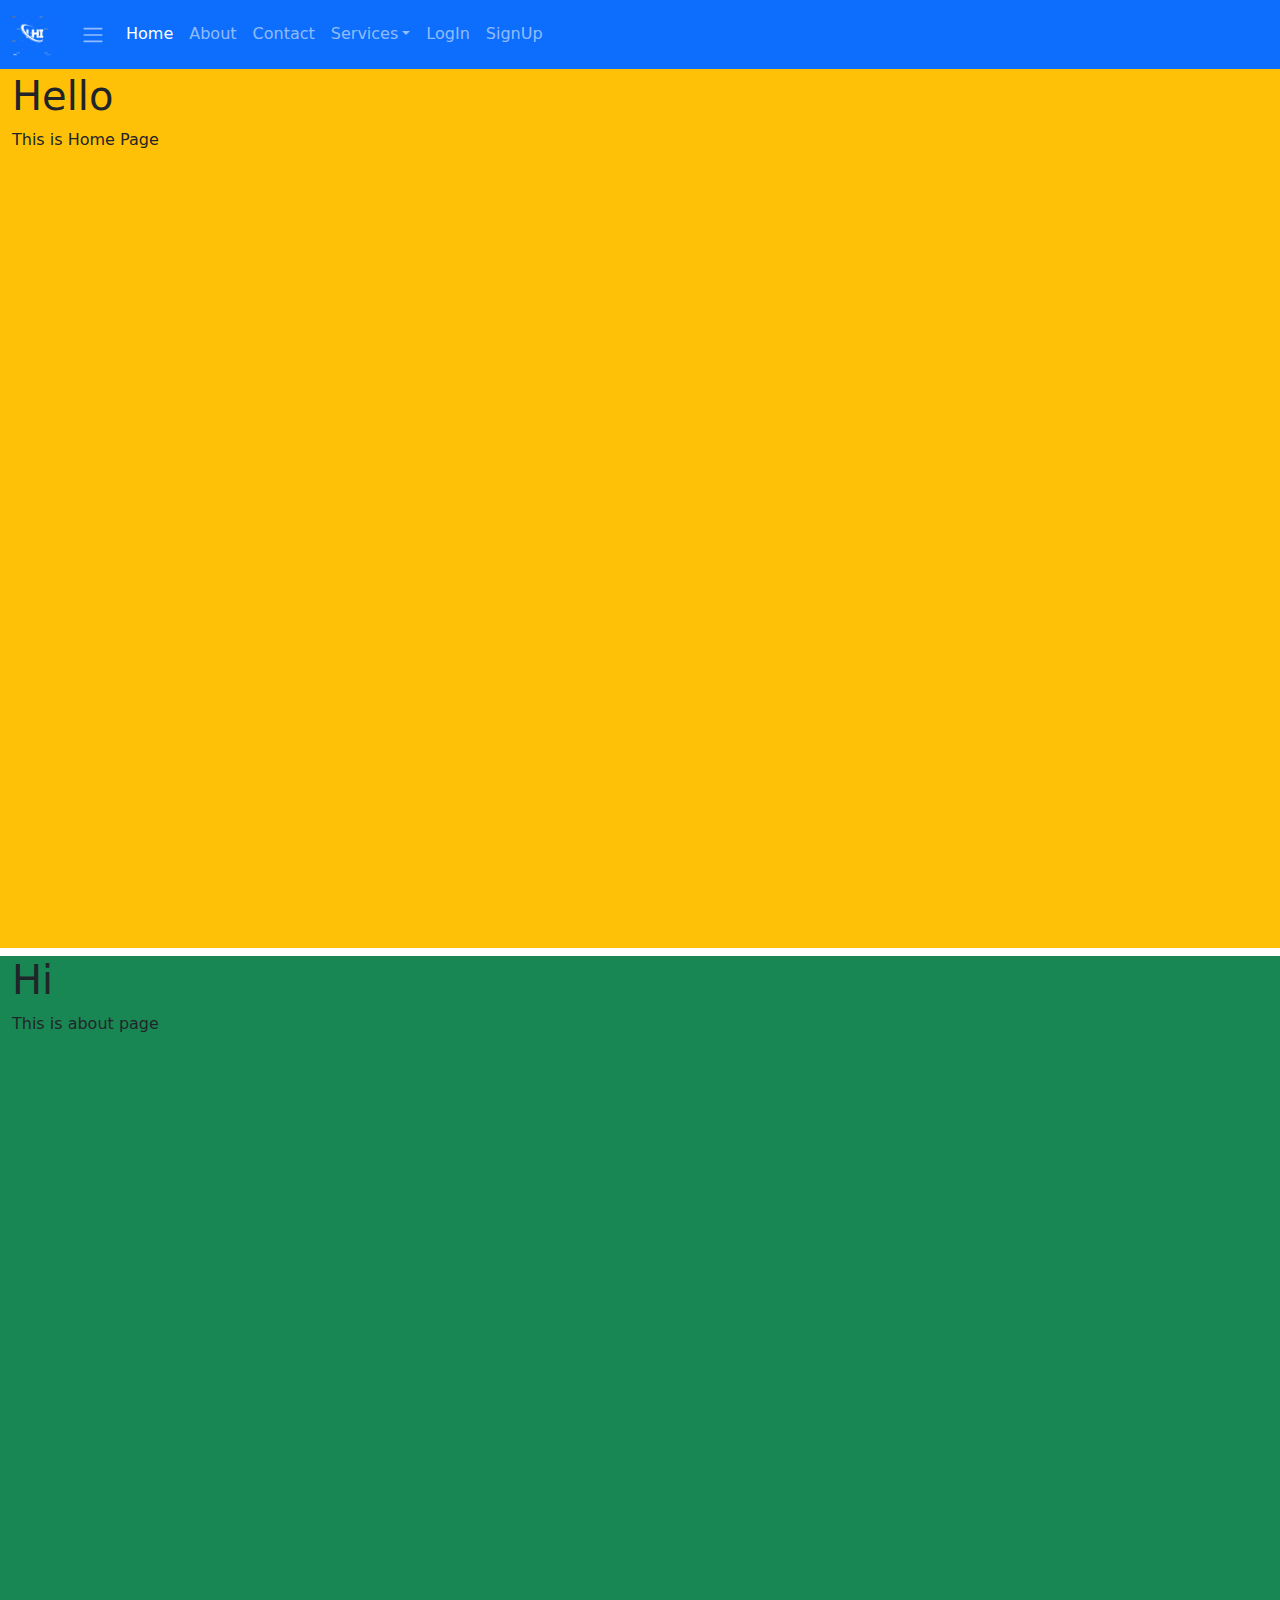
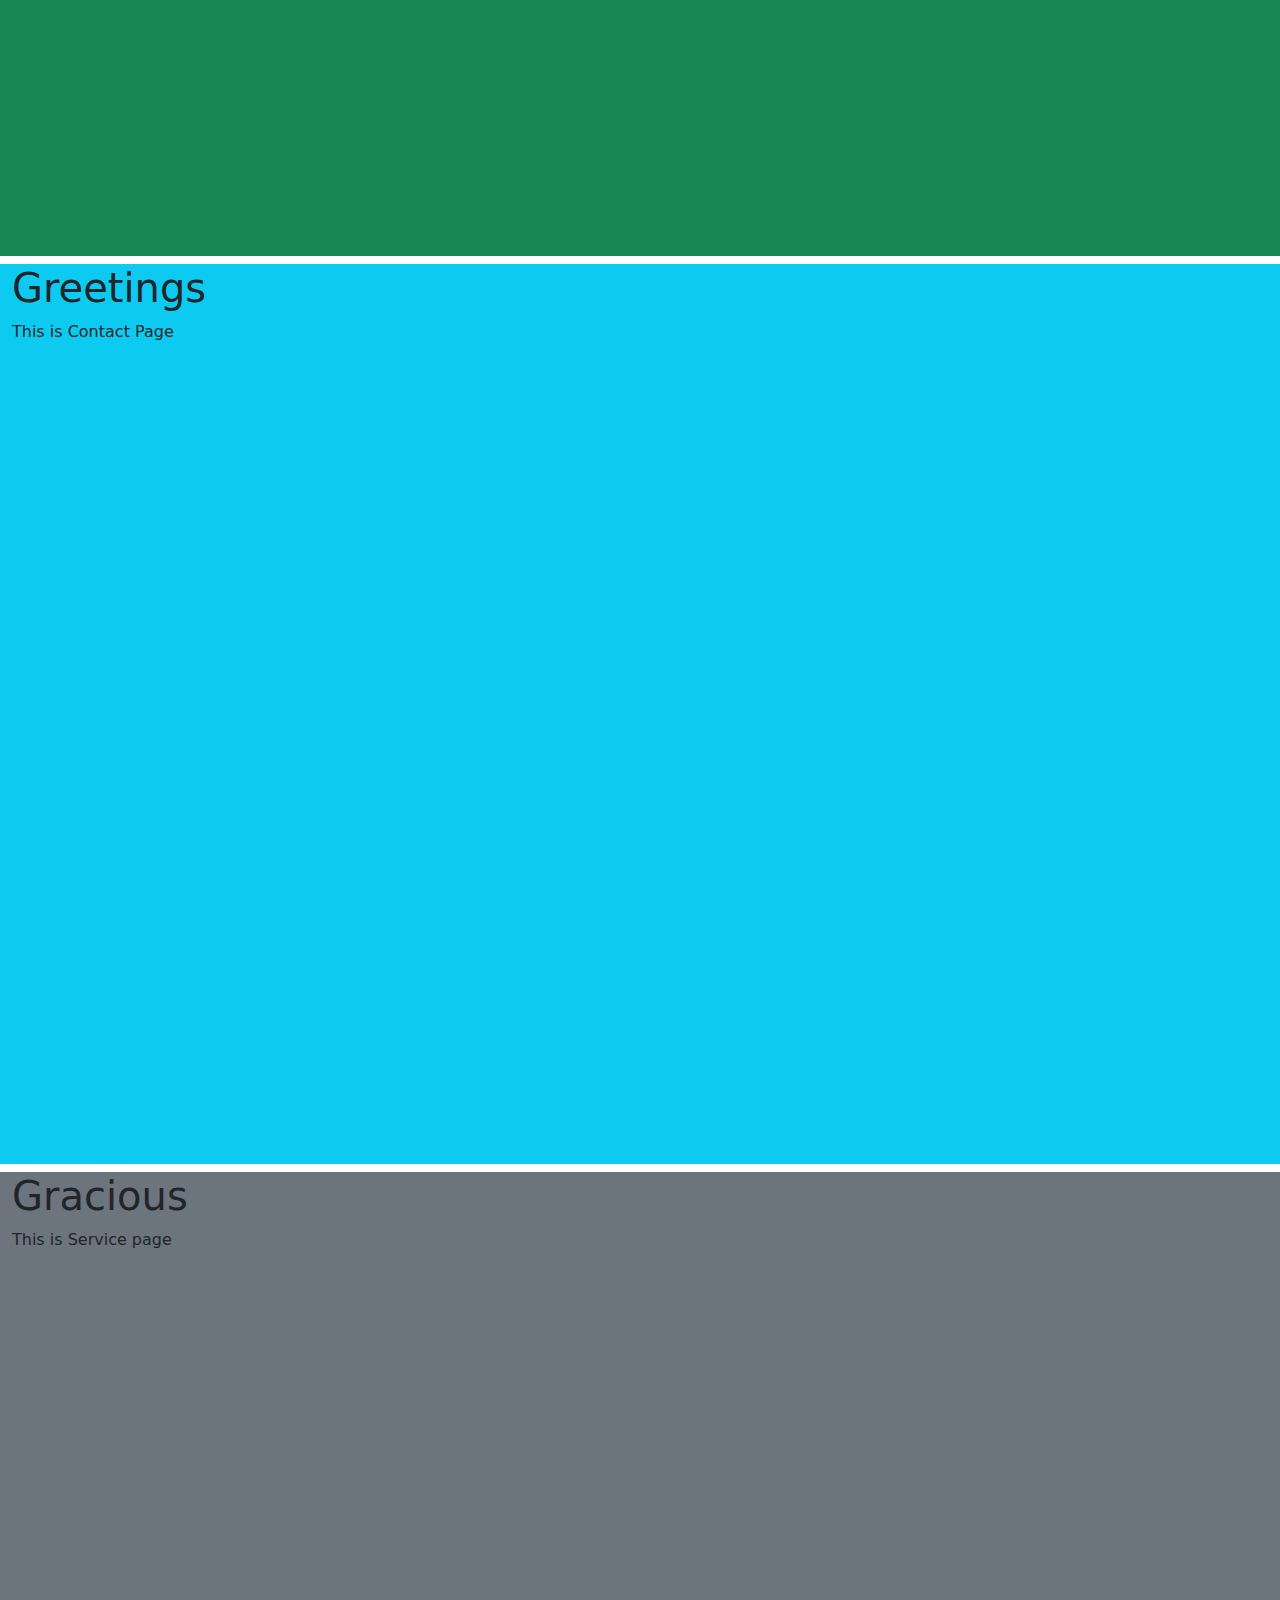
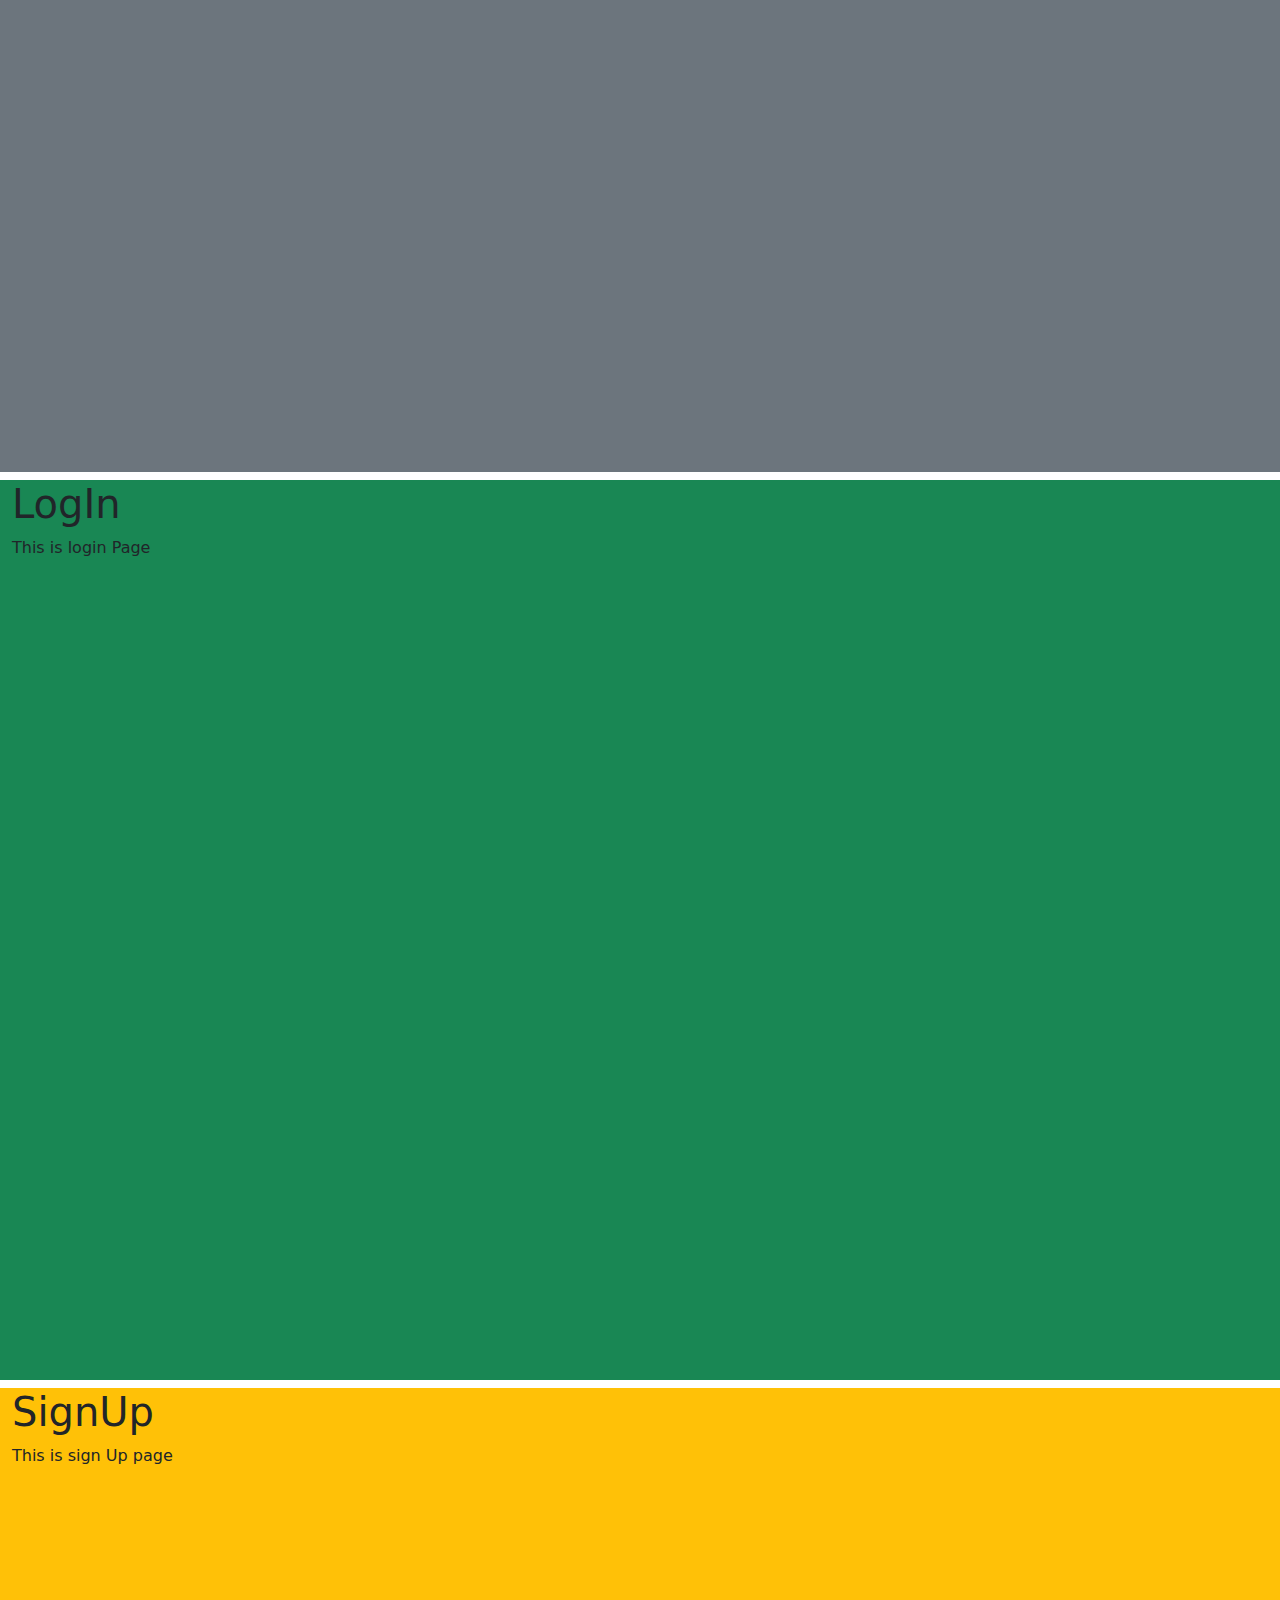
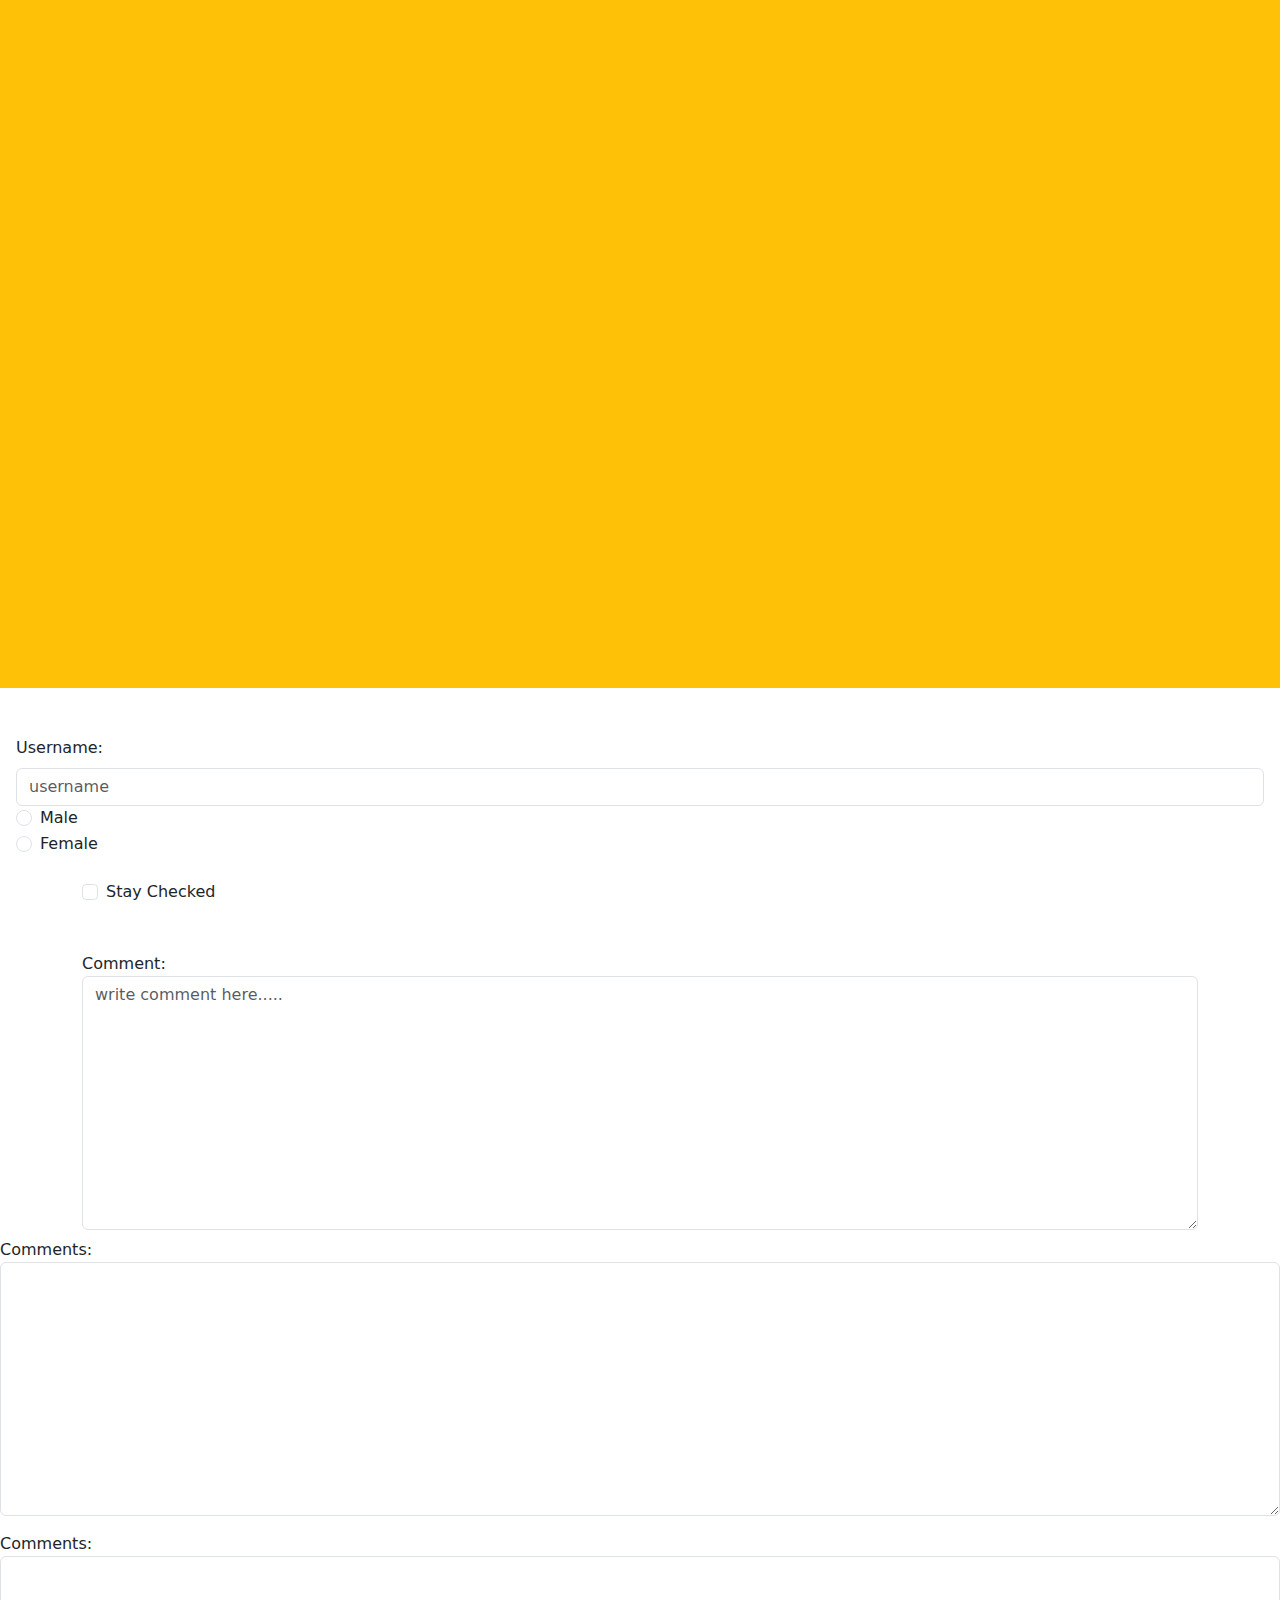
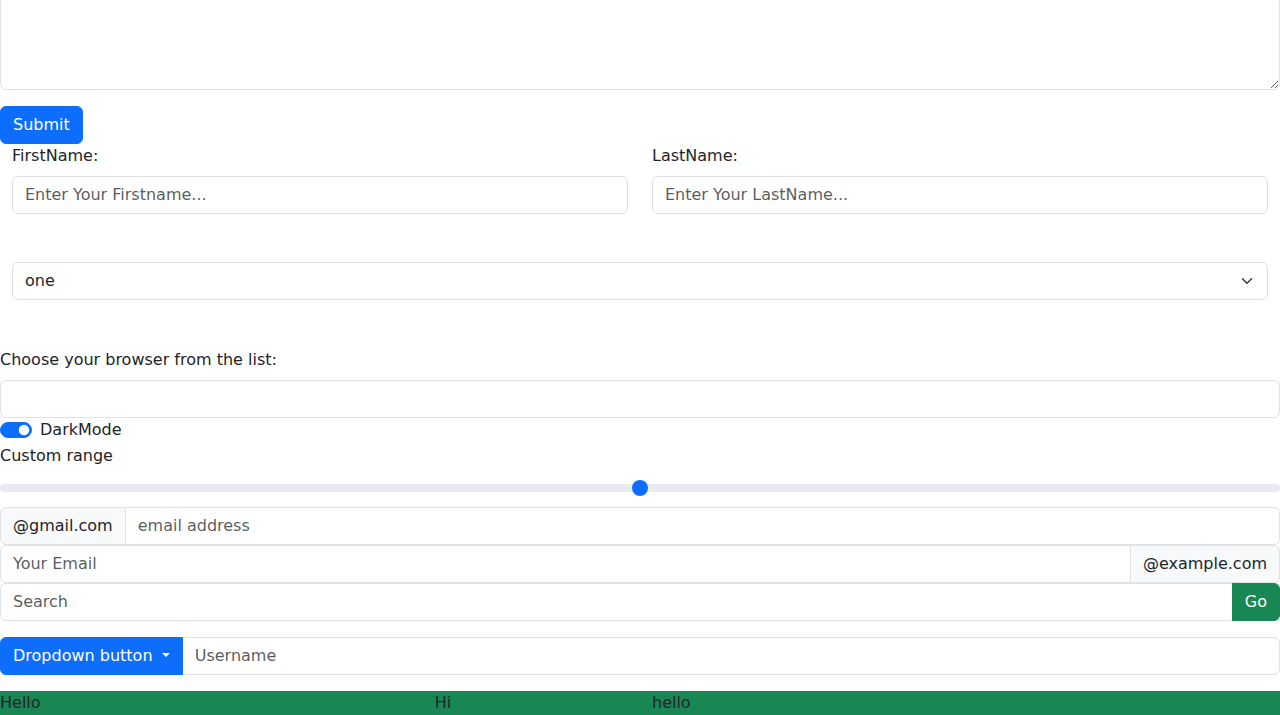
<file: example/index4.html>
<!DOCTYPE html>
<html lang="en">
<head>
  <meta charset="UTF-8">
  <meta name="viewport" content="width=device-width, initial-scale=1.0">
  <title>Bootstrap2</title>
   <!-- Latest compiled and minified CSS -->
<link href="https://cdn.jsdelivr.net/npm/bootstrap@5.3.3/dist/css/bootstrap.min.css" rel="stylesheet">

<!-- Latest compiled JavaScript -->
<script src="https://cdn.jsdelivr.net/npm/bootstrap@5.3.3/dist/js/bootstrap.bundle.min.js"></script>
</head>
<body data-bs-spy="scroll" data-bs-target=".navbar" data-bs-offset="50">
  
    
    <nav class="navbar d-flex fixed-top bg-primary navbar-dark navbar-expand-sm ">
      <div class="container-fluid ">
      <a href="#about" class="navbar-brand"><img src="/images/logo-removebg-preview.png" style="width: 40px;" alt=""></a>
      <button class="btn navbar-togggler" data-bs-toggle="collapse" data-bs-target="#test1">
        <span class="navbar-toggler-icon"></span>
      </button>
      
      <div class="collapse navbar-collapse" id="test1">
        <ul class="navbar-nav justify-content-between">
          <!-- <li class="nav-item ">
            
          </li> -->
          <li class="nav-item ">
            <a href="#home" class="nav-link">Home</a>
          </li>
          <li class="nav-item">
            <a href="#about" class="nav-link">About</a>
          </li>
          <li class="nav-item">
            <a href="#contact" class="nav-link">Contact</a>
          </li>
          <li class="nav-item dropdown " data-bs-theme='dark'>
            <a href="#services" class="dropdown-toggle nav-link" data-bs-toggle="dropdown">Services</a>
            <ul class="dropdown-menu">
              <li><a href="#" class="dropdown-item">Service1</a></li>
              <li><a href="#" class="dropdown-item">Service2</a></li>
              <li><a href="#" class="dropdown-item">Service3</a></li>
              <li><a href="#" class="dropdown-item">Service4</a></li>
            </ul>
          </li>
         
          <li class="nav-item">
            <a href="#login" class="nav-link">LogIn</a>
          </li>
          <li class="nav-item">
            <a href="#signup" class="nav-link">SignUp</a>
          </li>
        </ul>
      </div>
        </nav>
<!-- 
        <nav class="navbar navbar-expand-sm mt-5 navbar-light bg-info">
          <div class="container-fluid">
            <a href="#" class="navbar-brand">Logo</a>
            <button class="navbar-toggler" data-bs-toggle="collapse" data-bs-target="#testing1">
              <span class="navbar-toggler-icon"></span>
            </button>
            <div class="collapse navbar-collapse" id="testing1">
          <ul class="navbar-nav">
            <li class="nav-item"><a href="#" class="nav-link">Home</a></li>
            <li class="nav-item"><a href="#" class="nav-link">About</a></li>
            <li class="nav-item"><a href="#" class="nav-link">Contact</a></li>
            
            <li class="nav-item dropdown">
              <a href="#" class="dropdown-toggle nav-link" data-bs-toggle="dropdown">Services</a>
              <ul class="dropdown-menu">
                <li><a href="#" class="dropdown-item">Service1</a></li>
                <li><a href="#" class="dropdown-item">Service2</a></li>
                <li><a href="#" class="dropdown-item">Service3</a></li>
                <li><a href="#" class="dropdown-item">Service4</a></li>
                <li><a href="#" class="dropdown-item">Service5</a></li>
              </ul>
            </li>
            <li class="nav-item"><a href="#" class="nav-link">LogIn</a></li>
            <li class="nav-item"><a href="#" class="nav-link">LogOut</a></li>
          </ul>
            </div>
            
          </div>
          </nav> 

        -->

        <div class="container-fluid mt-5 pt-4 bg-warning" style="height: 100vh;">
          <div id="home">
            <h1>Hello</h1>
            <p>This is Home Page</p>
          </div>
        </div>
        <div class="container-fluid mt-2 bg-success"style="height: 100vh;">
          <div id="about">
            <h1>Hi</h1>
            <p>This is about page</p>
            
          </div>
        </div>
        <div class="container-fluid mt-2 bg-info"style="height: 100vh;">
          <div id="contact">
            <h1>Greetings</h1>
            <p>This is Contact Page</p>
          </div>
        </div>
        <div class="container-fluid mt-2 bg-secondary"style="height: 100vh;">
          <div id="services">
            <h1>Gracious</h1>
            <p>This is Service page</p>
          </div>
        </div>
        <div class="container-fluid mt-2 bg-success"style="height: 100vh;">
          <div id="login">
            <h1>LogIn</h1>
            <p>This is login Page</p>
          </div>
        </div>
        <div class="container-fluid mt-2 bg-warning"style="height: 100vh;">
          <div id="signup">
            <h1>SignUp</h1>
            <p>This is sign Up page</p>
          </div>
          
        </div>
        
      </div>
    
  
   <form action="">
    <div class="container-fluid mt-5 px-3">
      <label for="name" class="form-label">Username:</label>
      <input type="text" class="form-control" id="name" placeholder="username">
      <div class="form-check">
        <label for="check1" class="form-check-label" name="male">Male</label>
        <input type="radio" name="male" id="check1" class="form-check-input">
      </div>
      <div class="form-check">
        <label for="check2" class="form-check-label" name="male">Female</label>
        <input type="radio" name="male" id="check2" class="form-check-input">
      </div>
      
    </div>
    <div class="container mt-4">
<div class="form-check">
  <input type="checkbox" class="form-check-input" id="name1">
  <label for="name1" class="form-check-label">Stay Checked</label>
</div>
    </div>
    <div class="container mt-5 mb-2">
      <label for="text4">Comment:</label>
      <textarea name="text" id="" cols="30" rows="10" placeholder="write comment here....." class='form-control' id="text4"></textarea>
      
    </div>
    <label for="comment">Comments:</label>
    <textarea name="text" id="comment" class="form-control" cols="20" rows="10"></textarea>
   </form>
   <form action="/action_page.php">
    <div class="mb-3 mt-3">
      <label for="comment">Comments:</label>
      <textarea class="form-control" rows="5" id="comment" name="text"></textarea>
    </div>
    <button type="submit" class="btn btn-primary">Submit</button>
  </form>
  <form action="">
    <div class="container-fluid">
      <div class="row">
        <div class="col">
          <label for="firstName" class="form-label">FirstName:</label>
          <input type="text" class='form-control' id="firstName" placeholder="Enter Your Firstname...">
        </div>
        <div class="col">
          <label for="lastName" class="form-label">LastName:</label>
          <input type="text" class='form-control' id="lastName" placeholder="Enter Your LastName...">
        </div>
      </div>
    </div>
    <div class="container-fluid mb-5 mt-5">
      <select name="select" id="selection" class="form-select">
        <option value="1">one</option>
        <option value="2">two</option>
        <option value="3">three</option>
        <option value="4">four</option>
        <option>five</option>
      </select>
    </div>
    <label for="browser" class="form-label">Choose your browser from the list:</label>
<input class="form-control" list="browsers" name="browser" id="browser">
<datalist id="browsers">
  <option value="Edge">
  <option value="Firefox">
  <option value="Chrome">
  <option value="Opera">
  <option value="Safari">
</datalist>
<div class="form-check form-switch">
<input type="checkbox" class="form-check-input" id="myswitch" name="darkmode" value="yes" checked>
<label for="myswitch" class="form-check-label">DarkMode</label>
</div>
  </form>
  <label for="customRange" class="form-label">Custom range</label>
<input type="range" class="form-range" id="customRange">
<form>
<div class="input-group">
  <span class="input-group-text">@gmail.com</span>
  <input type="email" class="form-control" placeholder="email address">
</div>
<div class="input-group">
  <input type="text" class="form-control" placeholder="Your Email">
  <span class="input-group-text">@example.com</span>
</div>
<div class="input-group mb-3">
  <input type="text" class="form-control" placeholder="Search">
  <button class="btn btn-success" type="submit">Go</button>
</div>
<div class="input-group mt-3 mb-3">
  <button type="button" class="btn btn-primary dropdown-toggle" data-bs-toggle="dropdown">
    Dropdown button
  </button>
  <ul class="dropdown-menu">
    <li><a class="dropdown-item" href="#">Link 1</a></li>
    <li><a class="dropdown-item" href="#">Link 2</a></li>
    <li><a class="dropdown-item" href="#">Link 3</a></li>
  </ul>
  <input type="text" class="form-control" placeholder="Username">
</div>
</form>
<div class="row bg-success">
  <div class="col-sm-4"> Hello</div>
  <div class="col-sm-2">Hi</div>
  <div class="col-sm-6">hello</div>
</div>
<div class="row bg-danger">
  
</div>
</body>
</html>
</file>
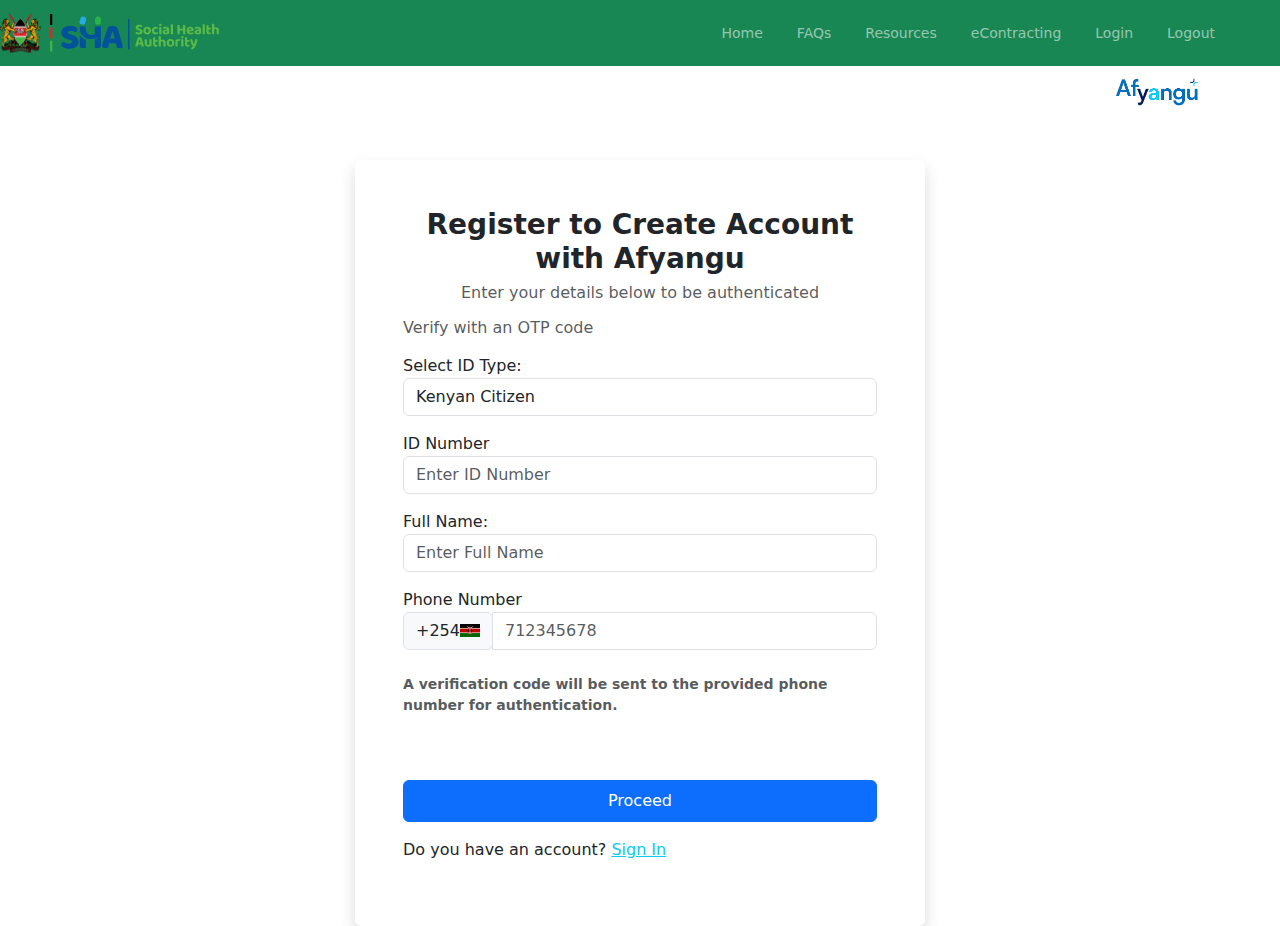
<file: SHA/codes/account-creation.html>
<html lang="en">
<head>
  <meta charset="UTF-8">
  <meta name="viewport" content="width=device-width, initial-scale=1.0">
  <title>Account Creation</title>
  <link rel="icon" href="/SHA/sha images/sha-removebg-preview.png" type="image/x-icon">
    <!-- Latest compiled and minified CSS -->
<link href="https://cdn.jsdelivr.net/npm/bootstrap@5.3.3/dist/css/bootstrap.min.css" rel="stylesheet">

<!-- Latest compiled JavaScript -->
<script src="https://cdn.jsdelivr.net/npm/bootstrap@5.3.3/dist/js/bootstrap.bundle.min.js"></script>
<link rel="stylesheet" href="style.css">
</head>
<body data-bs-spy="scroll" data-bs-target=".navbar" data-bs-offset="50">

  <!-- NAVBAR -->
    <nav class="navbar navbar-expand-md pe-5 fixed-top navbar-dark bg-success">
      <a href="#" class="navbar-brand"><img src="/SHA/sha images/sha_logo.svg" alt="" style="height: 40px;"></a>
      <button class="navbar-toggler" type="button" data-bs-toggle="collapse" data-bs-target="#navbarNav">
          <span class="navbar-toggler-icon"></span>
      </button>
      <div class="collapse navbar-collapse justify-content-end" id="navbarNav">
          <ul class="navbar-nav">
          <li class="nav-item">
              <button class="btn btn-success btn-sm"><a class="nav-link" href="">Home</a></button>
          </li>
          <li class="nav-item">
            <button class="btn btn-success btn-sm"><a class="nav-link" href="#">FAQs</a></button>  
          </li>
          <li class="nav-item">
            <button class="btn btn-success btn-sm"><a class="nav-link" href="#">Resources</a></button>   
          </li>
          <li class="nav-item">
                <button class="btn btn-success btn-sm"><a class="nav-link" href="#">eContracting</a></button>
          </li>
          <li class="nav-item">
            <button class="btn btn-success btn-sm"><a class="nav-link " href="#">Login</a></button>
          </li>
          <li class="nav-item">
            <button class="btn btn-success btn-sm"><a class="nav-link " href="index.html">Logout</a></button>
          </li>
        </ul>
      </div>
  </nav>


  <!-- register page -->

  <div class="container-fluid  pt-4 mt-5">
          <div class="container  text-end">
            <div class="col"><a href="#"><img src="/SHA/sha images/afya-removebg-preview.png" alt="" style="height: 40px;"></a></div> 
          </div>
    <div class="container mt-5">
          <div class="row justify-content-center">
            <div class="col-lg-6 p-5 rounded shadow">
                <h3 class="text-center"><strong>Register to Create Account with Afyangu</strong></h3>
                <h6 class="text-muted text-center">Enter your details below to be authenticated</h6>
                <h6 class="text-muted mt-3">Verify with an OTP code</h6>

                  <!-- form -->
                <form class="needs-validation">
                  <div class="form-group mt-3">
                    <label for="id-type">Select ID Type:</label>
                    <select class="form-control" id="id-type">
                      <option>Kenyan Citizen</option>
                      <option>Foreign Resident</option>
                      <option>Refugee</option>
                      <option>Mandate Number</option>
                    </select>
                  </div>
                  <div class="form-group mt-3">
                      <label for="idNumber">ID Number</label>
                      <input type="number" class="form-control" id="idNumber" placeholder="Enter ID Number">
                  </div>
                  <div class="valid-feedback">Valid.</div>
                  <div class="invalid-feedback">Please fill out this field.</div>
                  <div class="form-group mt-3">
                    <label for="fullName">Full Name:</label>
                    <input type="text" class="form-control" id="fullName" placeholder="Enter Full Name">
                  </div>
                  <div class="valid-feedback">Valid.</div>
                  <div class="invalid-feedback">Please fill out this field.</div>
                  <div class="form-group mt-3">
                    <label for="phoneNumber">Phone Number</label>
                    <div class="input-group mb-2">
                      <div class="input-group-prepend">
                        <span class="input-group-text">+254<img src="/SHA/sha images/flag.jpg" alt="Flag" style="width: 20px;"></span>
                      </div>
                     <input type="number" class="form-control" id="phoneNumber" placeholder="712345678">
                    </div>
                  </div>
                  <div class="valid-feedback">Valid.</div>
                  <div class="invalid-feedback">Please fill out this field.</div>
                  <p class="mt-4"><small class="form-text text-muted"><strong>A verification code will be sent to the provided phone number for authentication.</strong></small></p>
                  <div class="d-grid">
                    <button class="btn btn-primary btn-block py-2 px-5 mt-5" type="submit">Proceed</button>
                  </div>
                  
               </form>
           <p class="mt-3">Do you have an account? <a href="signin.html" class="text-info">Sign In</a></p>
       </div>
      </div>
    </div>
  </div>
  </body>
  </html>
</file>
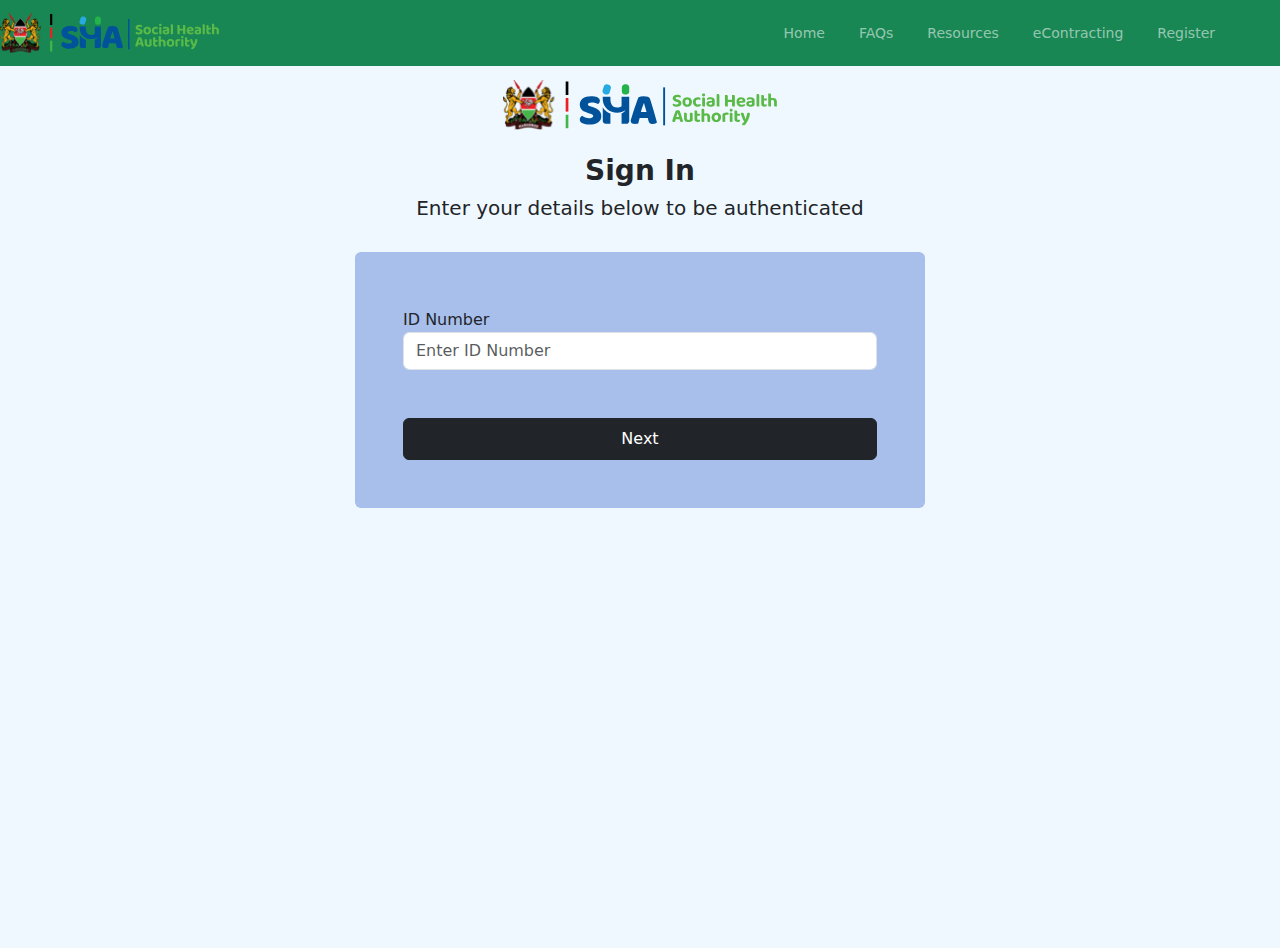
<file: SHA/codes/register-employee.html>
<!DOCTYPE html>
<html lang="en">
<head>
  <meta charset="UTF-8">
  <meta name="viewport" content="width=device-width, initial-scale=1.0">
  <title>Register Employee</title>
  <link rel="icon" href="/SHA/sha images/sha-removebg-preview.png" type="image/x-icon">
   <!-- Latest compiled and minified CSS -->
<link href="https://cdn.jsdelivr.net/npm/bootstrap@5.3.3/dist/css/bootstrap.min.css" rel="stylesheet">

<!-- Latest compiled JavaScript -->
<script src="https://cdn.jsdelivr.net/npm/bootstrap@5.3.3/dist/js/bootstrap.bundle.min.js"></script> 
</head>
<body>
  
  <!-- Navbar -->
  <nav class="navbar navbar-expand-md pe-5 fixed-top navbar-dark bg-success">
    <a href="#" class="navbar-brand"><img src="/SHA/sha images/sha_logo.svg" alt="" style="height: 40px;"></a>
    <button class="navbar-toggler" type="button" data-bs-toggle="collapse" data-bs-target="#navbarNav">
        <span class="navbar-toggler-icon"></span>
    </button>
    <div class="collapse navbar-collapse justify-content-end" id="navbarNav">
        <ul class="navbar-nav">
        <li class="nav-item">
            <button class="btn btn-success btn-sm"><a class="nav-link" href="index.html">Home</a></button>
        </li>
        <li class="nav-item">
          <button class="btn btn-success btn-sm"><a class="nav-link" href="#">FAQs</a></button>  
        </li>
        <li class="nav-item">
          <button class="btn btn-success btn-sm"><a class="nav-link" href="#">Resources</a></button>   
        </li>
        <li class="nav-item">
              <button class="btn btn-success btn-sm"><a class="nav-link" href="#">eContracting</a></button>
        </li>
        <li class="nav-item">
          <button class="btn btn-success btn-sm"><a class="nav-link " href="register.html">Register</a></button>
        </li>
      </ul>
    </div>
  </nav>
    <!-- main page -->

 <div class="container-fluid mt-5 pt-4" style="min-height: 100vh; background-color: aliceblue;">
  <div class="container-fluid py-2 text-center">
      <a href="#"><img src="/SHA/sha images/sha_logo.svg" alt="" style="height: 50px;"></a>
      <h3 class="mt-4"><strong>Sign In</strong></h3>
      <h5>Enter your details below to be authenticated</h5>
  </div>
  <div class="container mt-3">
      <div class="row justify-content-center">
          <div class="col-lg-6 col-md-8 col-sm-12 p-5 rounded" style="background-color: rgba(99, 136, 216, 0.514);">
              <form action="" class="needs-validation">
                  <div class="form-group mt-2">
                      <label for="idNumber">ID Number</label>
                      <input type="number" class="form-control" id="idNumber" placeholder="Enter ID Number">
                  </div>
                  
              </form>
              <div class="d-grid mt-5">
                  <button class="btn btn-block py-2 btn-dark"><a href="#" class="text-center text-white" style="text-decoration: none;">Next</a></button>
              </div>
             
          </div>
      </div> 
</body>
</html>
</file>
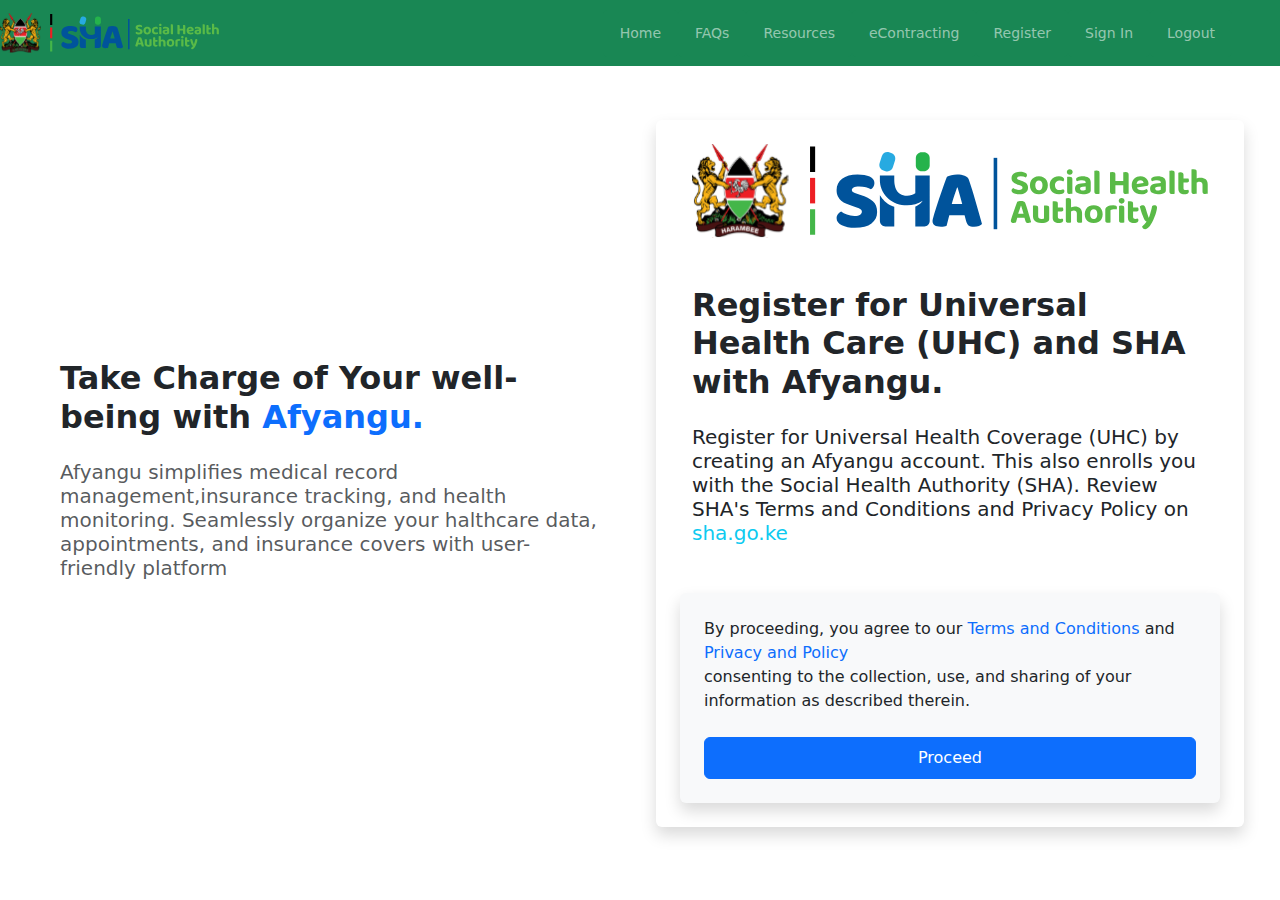
<file: SHA/codes/register.html>
<!DOCTYPE html>
<html lang="en">
<head>
  <meta charset="UTF-8">
  <meta name="viewport" content="width=device-width, initial-scale=1.0">
  <title>Registration</title>
  <link rel="icon" href="/SHA/sha images/sha-removebg-preview.png" type="image/x-icon">
  <!-- Latest compiled and minified CSS -->
<link href="https://cdn.jsdelivr.net/npm/bootstrap@5.3.3/dist/css/bootstrap.min.css" rel="stylesheet">

<!-- Latest compiled JavaScript -->
<script src="https://cdn.jsdelivr.net/npm/bootstrap@5.3.3/dist/js/bootstrap.bundle.min.js"></script>
<link rel="stylesheet" href="style.css">
</head>
<body>
<!-- navbar -->
<nav class="navbar navbar-expand-md pe-5 fixed-top navbar-dark bg-success">
  <a href="#" class="navbar-brand"><img src="/SHA/sha images/sha_logo.svg" alt="" style="height: 40px;"></a>
  <button class="navbar-toggler" type="button" data-bs-toggle="collapse" data-bs-target="#navbarNav">
      <span class="navbar-toggler-icon"></span>
  </button>
  <div class="collapse navbar-collapse justify-content-end" id="navbarNav">
      <ul class="navbar-nav">
      <li class="nav-item">
          <button class="btn btn-success btn-sm"><a class="nav-link" href="index.html">Home</a></button>
      </li>
      <li class="nav-item">
        <button class="btn btn-success btn-sm"><a class="nav-link" href="#">FAQs</a></button>  
      </li>
      <li class="nav-item">
        <button class="btn btn-success btn-sm"><a class="nav-link" href="#">Resources</a></button>   
      </li>
      <li class="nav-item">
            <button class="btn btn-success btn-sm"><a class="nav-link" href="#">eContracting</a></button>
      </li>
      <li class="nav-item">
        <button class="btn btn-success btn-sm"><a class="nav-link " href="#" >Register</a></button>
      </li>
      <li class="nav-item">
        <button class="btn btn-success btn-sm"><a class="nav-link " href="#">Sign In</a></button>
      </li>
      <li class="nav-item">
        <button class="btn btn-success btn-sm"><a class="nav-link " href="index.html">Logout</a></button>
      </li>
    </ul>
  </div>
</nav>
  


<!-- HOME PAGE -->


<div class="container-fluid border-0 mt-4 pt-5" id='register'>
    <div class="container-fluid  pt-5 row">
        <div class="col me-2 p-5 rounded align-content-center">
           <h2 class="text-start"><strong>Take Charge of Your well-being with <span class="text-primary">Afyangu.</span></strong></h2>
           <h5 class="mt-4 text-muted">Afyangu simplifies medical record management,insurance tracking, and health monitoring. Seamlessly organize your halthcare data, appointments, and insurance covers with user-friendly platform</h5>
        </div>

        <div class="col rounded p-4 shadow">
          <div class="container text-end">
            <a href="#"><img src="/SHA/sha images/sha_logo.svg" alt="" bstyle="height: 40px;"></a>
          </div>
          <div class="container mt-5">
             <h2 class="text-start"><strong>Register for Universal Health Care (UHC) and SHA with Afyangu.</strong></h2>
             <h5 class="mt-4 text-start">Register for Universal Health Coverage (UHC) by creating an Afyangu account. This also enrolls you with the Social Health Authority (SHA). Review SHA's Terms and Conditions and Privacy Policy on <span class="text-info">sha.go.ke</span></h5>
          </div>
          <div class="container rounded bg-light  mt-5 p-4 shadow">
            <p>By proceeding, you agree to our  <a href="https://afyayangu.go.ke/#/terms_and_conditions" style="text-decoration: none;">Terms and Conditions </a>and <a href="https://afyayangu.go.ke/#/afyangu-mobile-privacy-policy" style="text-decoration: none;"> Privacy and Policy</a><br>consenting to the collection, use, and sharing of your information as described therein.</p>
            <a href="#" class="text-center text-white">
              <div class="d-grid mt-4">
                <button class="btn btn-block py-2 btn-primary"><a href="account-creation.html" class="text-center text-white" style="text-decoration: none;">Proceed</a></button> </div>
            </a>
          </div>
        </div>
        
    </div>
</div>


</body>
</html>
</file>
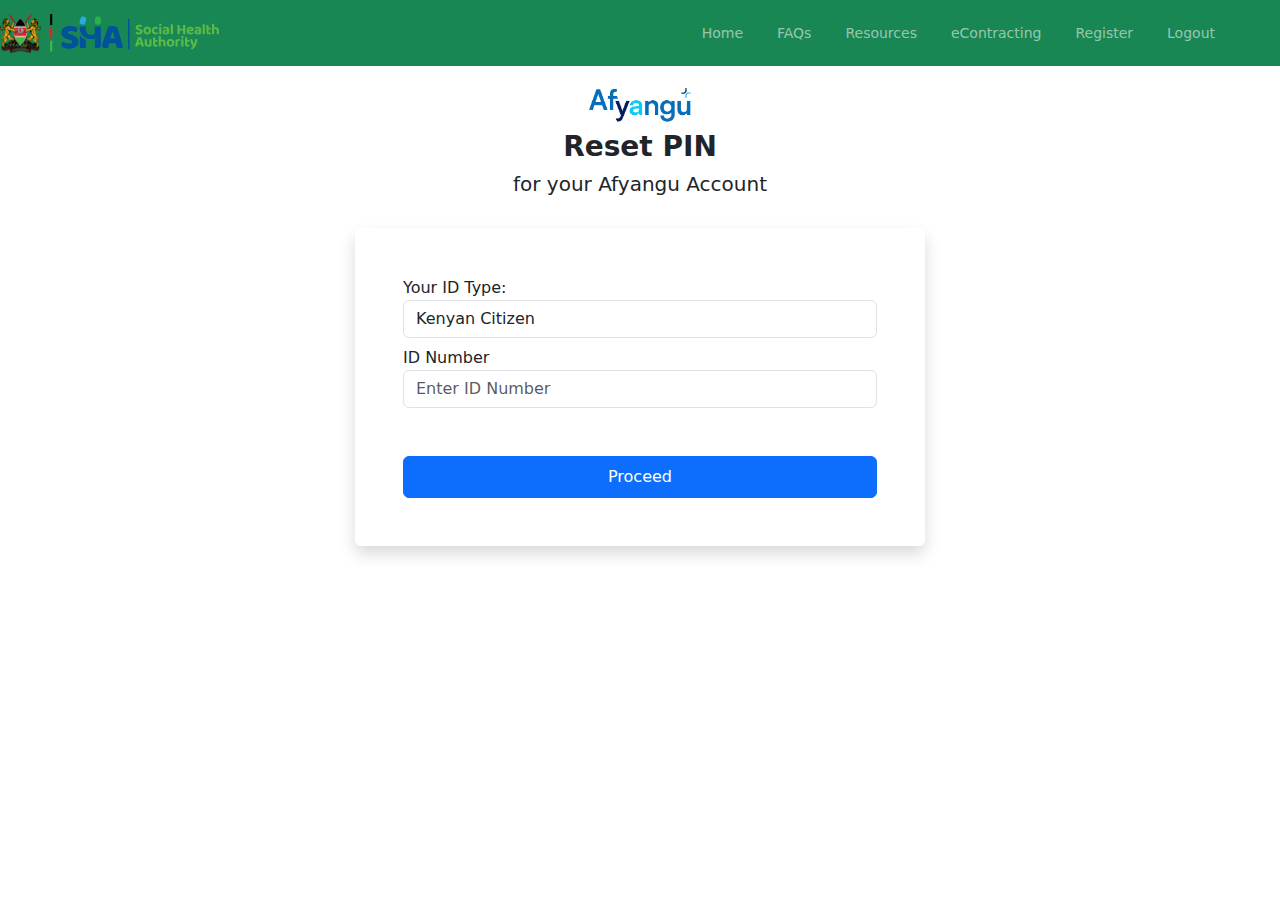
<file: SHA/codes/reset-pin.html>
<!DOCTYPE html>
<html lang="en">
<head>
  <meta charset="UTF-8">
  <meta name="viewport" content="width=device-width, initial-scale=1.0">
  <title>Reset Pin</title>
  <link rel="icon" href="/SHA/sha images/sha-removebg-preview.png" type="image/x-icon">
   <!-- Latest compiled and minified CSS -->
<link href="https://cdn.jsdelivr.net/npm/bootstrap@5.3.3/dist/css/bootstrap.min.css" rel="stylesheet">

<!-- Latest compiled JavaScript -->
<script src="https://cdn.jsdelivr.net/npm/bootstrap@5.3.3/dist/js/bootstrap.bundle.min.js"></script> 
</head>
<body>
  
  <!-- Navbar -->
  <nav class="navbar navbar-expand-md pe-5 fixed-top navbar-dark bg-success">
    <a href="#" class="navbar-brand"><img src="/SHA/sha images/sha_logo.svg" alt="" style="height: 40px;"></a>
    <button class="navbar-toggler" type="button" data-bs-toggle="collapse" data-bs-target="#navbarNav">
        <span class="navbar-toggler-icon"></span>
    </button>
    <div class="collapse navbar-collapse justify-content-end" id="navbarNav">
        <ul class="navbar-nav">
        <li class="nav-item">
            <button class="btn btn-success btn-sm"><a class="nav-link" href="index.html">Home</a></button>
        </li>
        <li class="nav-item">
          <button class="btn btn-success btn-sm"><a class="nav-link" href="#">FAQs</a></button>  
        </li>
        <li class="nav-item">
          <button class="btn btn-success btn-sm"><a class="nav-link" href="#">Resources</a></button>   
        </li>
        <li class="nav-item">
              <button class="btn btn-success btn-sm"><a class="nav-link" href="#">eContracting</a></button>
        </li>
        <li class="nav-item">
          <button class="btn btn-success btn-sm"><a class="nav-link " href="register.html">Register</a></button>
        </li>
        <li class="nav-item">
          <button class="btn btn-success btn-sm"><a class="nav-link " href="index.html">Logout</a></button>
        </li>
      </ul>
    </div>
  </nav>
    <!-- main page -->

 <div class="container-fluid mt-5 pt-4">
  <div class="container-fluid py-2 text-center">
      <a href="#"><img src="/SHA/sha images/afya-removebg-preview.png" alt="" style="height: 50px;"></a>
      <h3><strong>Reset PIN</strong></h3>
      <h5>for your Afyangu Account</h5>
  </div>
  <div class="container mt-3">
      <div class="row justify-content-center">
          <div class="col-lg-6 col-md-8 col-sm-12 p-5 rounded shadow">
              <form action="" class="needs-validation">
                  <div class="form-group">
                      <label for="id-type">Your ID Type:</label>
                      <select class="form-control" id="id-type">
                          <option>Kenyan Citizen</option>
                          <option>Foreign Resident</option>
                          <option>Refugee</option>
                          <option>Mandate Number</option>
                          <option>Temporary ID</option>
                      </select>
                  </div>
                  <div class="form-group mt-2">
                      <label for="idNumber">ID Number</label>
                      <input type="number" class="form-control" id="idNumber" placeholder="Enter ID Number">
                  </div>
                  
              </form>
              <div class="d-grid mt-5">
                  <button class="btn btn-block py-2 btn-primary"><a href="#" class="text-center text-white" style="text-decoration: none;">Proceed</a></button>
              </div>
             
          </div>
      </div> 
</body>
</html>
</file>
<file: SHA/codes/style.css>
.homebg-image{
  background-image: linear-gradient(to bottom,rgba(0,0,0,0.7),rgba(0,0,0,0.6)),url('/SHA/sha\ images/background home.jpg');
   height: 100vh; 
   width: 100%; 
   background-size: cover; 
   background-position: center; 
   display: flex; 
   align-items: center; 
   justify-content: center;
} 
 .homebg-text {
          position: absolute;
          top: 70%;
          left: 50%;
          transform: translate(-100%, -50%);
          text-align: center;
          color: white;
      }
.overviewbg-image{
  background-image: linear-gradient(to bottom,rgba(0,0,0,0.5),rgba(18, 106, 165, 0.8)),url('/SHA/sha\ images/overview3.jpg');
  height: 100vh; 
  width: 100%; 
  background-size: cover; 
  background-position: center; 
  display: flex; 
  align-items: center; 
  justify-content: center;
  position: relative;
}
.overviewbg-text{
  position: absolute;
          top: 20%;
          left: 20%;
          transform: translate(-50%, -50%);
          text-align: center;
          color: white;
}
.registerbg-text{
         position: absolute;
          top: 40%;
          left: 50%;
          transform: translate(-50%, -50%);
          text-align: center;
          width: 90%;
        
}
</file>
